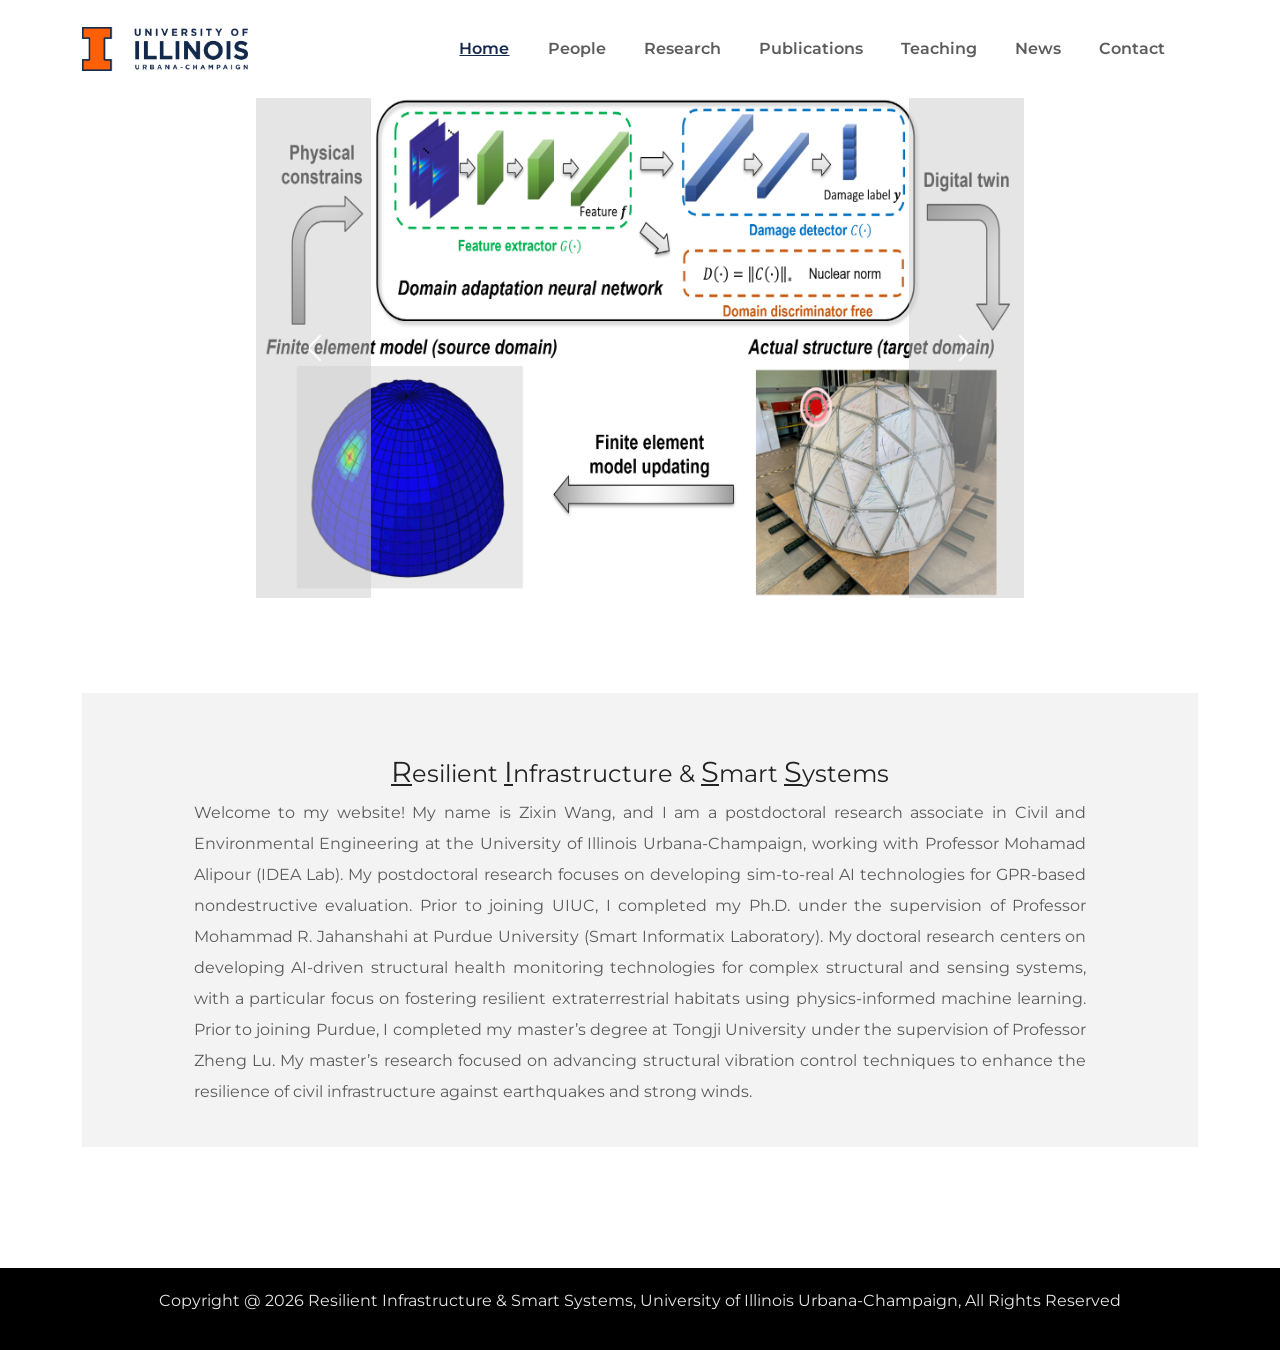
<file: index.html>
<!DOCTYPE html>
<html lang="en">

<head>
	<meta charset="UTF-8">
	<meta name="viewport" content="width=device-width, initial-scale=1.0">
	<title>Zixin Wang | Resilient Infrastructure & Smart Systems</title>
	<!-- Favicon -->

	<!-- bootstrap CSS -->
	<link rel="stylesheet" href="static/css/bootstrap.min.css" type="text/css" media="all">
	<!-- carousel CSS -->
	<link rel="stylesheet" href="static/css/owl.carousel.min.css" type="text/css" media="all">
	<!-- animate CSS -->
	<!-- <link rel="stylesheet" href="assets/css/animate.css" type="text/css" media="all"> -->
	<!-- animated-text CSS -->
	<!-- font-awesome CSS -->
	<link rel="stylesheet" href="static/css/all.min.css" type="text/css" media="all">
	<!-- font-flaticon CSS -->
	<link rel="stylesheet" href="static/css/flaticon.css" type="text/css" media="all">
	<!-- theme-default CSS -->
	<link rel="stylesheet" href="static/css/theme-default.css" type="text/css" media="all">
	<!-- meanmenu CSS -->
	<link rel="stylesheet" href="static/css/meanmenu.min.css" type="text/css" media="all">
	<!-- transitions CSS -->
	<link rel="stylesheet" href="static/css/owl.transitions.css" type="text/css" media="all">
	<!-- venobox CSS -->
	<link rel="stylesheet" href="static/css/venobox.css" type="text/css" media="all">
	<!-- bootstrap icons -->
	<link rel="stylesheet" href="static/css/bootstrap-icons.css" type="text/css" media="all">
	<!-- Main Style CSS -->
	<link rel="stylesheet" href="static/css/style.css" type="text/css" media="all">
	<!-- responsive CSS -->
	<link rel="stylesheet" href="static/css/responsive.css" type="text/css" media="all">

	<link rel="stylesheet" href="static/css/scrollCue.css">

	<link rel="stylesheet" href="static/css/progresscircle.css">


	<script src="static/js/modernizr-3.5.0.min.js"></script>
	<link href="static/css/clash-display.css" rel="stylesheet">
	
	<style>
		
		/* 当页面宽度大于1900px*/
		@media screen and (min-width:1900px) {
			#carouselExampleAutoplay{
				width: 50%;
				height: 500px;
				margin: 0 auto;
			}
			 
		}
		
		/* 当页面宽度大于1200px小于1900px*/
		@media screen and (min-width:1200px) and (max-width:1900px) {
			#carouselExampleAutoplay{
				width: 60%;
				height: 500px;
				margin: 0 auto;
			}
			 
		}


		/* 当页面宽度大于960px小于1200px */
		@media screen and (min-width:960px) and (max-width:1200px) {

			#carouselExampleAutoplay{
				width: 50%;
				height: 500px;
				margin: 0 auto;
			}
		 
		}

		/* 当页面宽度大于600px小于960px */
		@media screen and (min-width:600px) and (max-width:960px) {

			#carouselExampleAutoplay{
				width: 80%;
				height: 500px;
				margin: 0 auto;
			}
			 
		}


		/* 当页面宽度大于300px小于600px */
		@media screen and (min-width:300px) and (max-width:600px) {

			#carouselExampleAutoplay{
				width: 100%;
				height: 300px;
				margin: 0 auto;
			}
			 
		}


		/* 当页面宽度小于300px*/
		@media screen and (max-width:300px) {

			#carouselExampleAutoplay{
				width: 80%;
				height: 200px;
				margin: 0 auto;
			}
			 
		}
	</style>


</head>

<body>


<!--
	<div class="loader_bg">
		<div class="main-page">
			<div class="loader">
				<div class="spin-blend"></div>
				<div class="spin-blend"></div>
				<div class="spin-blend"></div>
				<div class="spin-blend"></div>
				<div class="spin-blend"></div>
			</div>
			<div class="loading-text">
				<div class="letter">L</div>
				<div class="letter">o</div>
				<div class="letter">a</div>
				<div class="letter">d</div>
				<div class="letter">i</div>
				<div class="letter">n</div>
				<div class="letter">g</div>
				<div class="letter">.</div>
				<div class="letter">.</div>
				<div class="letter">.</div>
			</div>
		</div>
	</div>
-->



	<!-- <div class="xs-sidebar-group info-group">
		
		<div class="xs-overlay xs-bg-black"></div>
		<div class="xs-sidebar-widget">
			<div class="sidebar-widget-container">
				<div class="widget-heading">
					<a href="#" class="close-side-widget">
						<i class="far fa-times-circle"></i>
					</a>
				</div>
				<div class="sidebar-textwidget">
				 
					<div class="sidebar-info-contents">
						<div class="content-inner">
							<div class="nav-logo">
								<a href=""><img src="static/picture/Design-Studio.png" alt="logo"></a>
							</div>
							<div class="content-box">
								<h2>About Us</h2>
								<p class="text">The argument in favor of using filler text goes something like this: If
									you use real content in the Consulting Process, anytime you reach a review point
									you’ll end up reviewing and negotiating the content itself and not the design.</p>
								<a href="index" class="theme-btn btn-style-two"><span>Consultation</span> <i
										class="fas fa-heart"></i></a>
							</div>
							<div class="contact-info">
								<h2>Contact Info</h2>
								<ul class="list-style-one">
									<li><span class="icon flaticon-email"></span>Chicago 12, Melborne City, USA</li>
									<li><span> <i class="bi bi-telephone-inbound"></i> </span>(+001) 123-456-7890</li>
									<li><span><i class="bi bi-geo-alt"></i></span>Example @gmail.com</li>
									<li><span><i class="bi bi-clock"></i></span>Week Days: 09.00 to 18.00 Sunday: Closed
									</li>
								</ul>
							</div>
							 
							<ul class="social-box">
								<li class="facebook"><a href="#" class="fab fa-facebook-f"></a></li>
								<li class="twitter"><a href="#" class="fab fa-instagram"></a></li>
								<li class="linkedin"><a href="#" class="fab fa-twitter"></a></li>
								<li class="instagram"><a href="#" class="fab fa-pinterest-p"></a></li>
								<li class="youtube"><a href="#" class="fab fa-linkedin-in"></a></li>
							</ul>
						</div>
					</div>
				</div>
			</div>
		</div>
	</div> -->


	<div id="sticky-header" class="Design-Studio_nav_manu">
		<div class="container">
			<div class="row align-items-center">
				<div class="col-lg-2">
					<div class="logo">
						<a class="logo_img" href="https://illinois.edu/" title="Design-Studio">
							<img src="static/image/Illinois_formal_wordmark_fullcolor_rgb.png" style="width: 100%;height: 60%; margin: 0 auto;" alt="logo">
						</a>
						<a class="main_sticky" href="https://illinois.edu/" title="Design-Studio">
							<img src="static/image/Illinois_formal_wordmark_fullcolor_rgb.png" style="width: 100%;height: 60%; margin: 0 auto;" alt="logo">
						</a>
					</div>
				</div>
				<div class="col-lg-10">
					<nav class="Design-Studio_menu">
						<ul class="nav_scroll">
							<li><a href="index.html"><font color="#13294b"><u>Home </u></font></a></li>
							<li><a href="people.html">People </a></li>
							<li><a href="research.html">Research </a></li>
							<li><a href="publications.html">Publications </a></li>
							<li><a href="teaching.html">Teaching </a></li>
							<li><a href="news.html">News </a></li>
							<li><a href="contact.html">Contact</a></li>
						</ul>
					</nav>
				</div>
			</div>
		</div>
	</div>


	<div class="mobile-menu-area sticky d-sm-block d-md-block d-lg-none">
        <div class="mobile-menu">
            <a class="mobile-logo" href="https://illinois.edu/">
                <img src="static/image/Illinois_formal_wordmark_fullcolor_rgb.png"
                    alt="University of Illinois Urbana-Champaign">
            </a>

            <nav class="Design-Studio_menu">
                <ul class="nav_scroll">
                    <li><a href="index.html">Home</a></li>
                    <li><a href="people.html">People</a></li>
                    <li><a href="research.html">Research</a></li>
                    <li><a href="publications.html">Publications</a></li>
                    <li><a href="teaching.html">Teaching</a></li>
                    <li><a href="news.html">News</a></li>
                    <li><a href="contact.html">Contact</a></li>
                </ul>
            </nav>
        </div>
    </div>
	
	<!-- 轮播图 -->
	<div id="carouselExampleAutoplay" class="carousel slide" data-bs-ride="carousel" data-bs-interval="2000">
		<!-- 轮播图项目 -->
		<div class="carousel-inner" style="width: 100%;height: 100%;">
			<div class="carousel-item active" style="width: 100%;height: 100%;">
				<img src="./static/image/physcis_informed_1.png" class="d-block w-100" alt="Slide 1" style="width: 100%;height: 100%;">
			</div>
			<div class="carousel-item" style="width: 100%;height: 100%;">
				<img src="./static/image/TST_Framework_Overview_2.jpg" class="row" alt="Slide 2" style="width: 90%;height: 80%;margin: 0 auto; margin-top: 60px;">
			</div>
			<div class="carousel-item" style="width: 100%;height: 100%;">
				<img src="./static/image/structural_anomaly.png" class="row" alt="Slide 3" style="width: 60%;height: 100%;margin: 0 auto;">
			</div>
			<div class="carousel-item" style="width: 100%;height: 100%;">
				<img src="./static/image/sensor_anomaly.png" class="row" alt="Slide 4" style="width: 90%;height: 100%;margin: 0 auto;">
			</div>
		</div>

		<!-- 轮播图控制按钮 -->
		<button class="carousel-control-prev" type="button" data-bs-target="#carouselExampleAutoplay"
			style="background: #ccc;" data-bs-slide="prev">
			<span class="carousel-control-prev-icon" aria-hidden="true"></span>
			<span class="visually-hidden">Previous</span>
		</button>
		<button class="carousel-control-next" type="button" data-bs-target="#carouselExampleAutoplay"
			data-bs-slide="next" style="background: #ccc;">
			<span class="carousel-control-next-icon" aria-hidden="true"></span>
			<span class="visually-hidden">Next</span>
		</button>
	</div>

<!--
	<div class="hero-slide owl-carousel"  style="width: 100%; height:50%;" >
		<div class="slider-area">
			<div class="container">
				<div class="row">
					<img src="./static/image/physcis_informed_1.png" style="width: 60%;height: 60%; margin: 0 auto;" alt="">
				</div>
			</div>
		</div>
		<div class="slider-area">
			<div class="container">
				<div class="row">
					<img src="./static/image/structural_anomaly.png" style="width: 40%;height: 40%; margin: 0 auto;" alt="">
				</div>
			</div>
		</div>
		<div class="slider-area">
			<div class="container">
				<div class="row">
					<img src="./static/image/sensor_anomaly.png" style="width: 55%;height: 55%; margin: 0 auto;" alt="">
				</div>
			</div>
		</div>
	</div>
-->

	<div class="service-section">
		<div class="container">
			<div class="row">
				<!--<div class="col-lg-24 col-md-24" data-cue="slideInUp">-->
				<div class="col-lg-24 col-md-24">
					<div class="service-single-box">
						<!-- <div class="service-icon">
							<i class="far fa-clone"></i>
						</div> -->
						<div class="service-content">
							<h2> <big><u>R</u></big>esilient <big><u>I</u></big>nfrastructure & <big><u>S</u></big>mart <big><u>S</u></big>ystems </h2>
							<p align="justify"> Welcome to my website! My name is Zixin Wang, and I am a postdoctoral research associate in Civil and Environmental Engineering at the University of Illinois Urbana-Champaign, working with Professor Mohamad Alipour <a href="https://sites.google.com/illinois.edu/alipour"style="text-decoration: none; color: inherit;"> (IDEA Lab)</a>. My postdoctoral research focuses on developing sim-to-real AI technologies for GPR-based nondestructive evaluation. Prior to joining UIUC, I completed my Ph.D. under the supervision of Professor Mohammad R. Jahanshahi at Purdue University <a href="https://web.ics.purdue.edu/~jahansha/index.html"style="text-decoration: none; color: inherit;"> (Smart Informatix Laboratory)</a>. My doctoral research centers on developing AI-driven structural health monitoring technologies for complex structural and sensing systems, with a particular focus on fostering resilient extraterrestrial habitats using physics-informed machine learning. Prior to joining Purdue, I completed my master’s degree at Tongji University under the supervision of Professor Zheng Lu. My master’s research focused on advancing structural vibration control techniques to enhance the resilience of civil infrastructure against earthquakes and strong winds.</p>
						</div>
					</div>
				</div>
				<!-- <div class="col-lg-4 col-md-6" data-cue="slideInUp">
					<div class="service-single-box">
						<div class="service-icon">
							<i class="fab fa-dribbble"></i>
						</div>
						<div class="service-content">
							<h2>Marketing</h2>
							<p>Local design techniques require a lot of
								attention to detail and persona lization
								this article, we want </p>
						</div>
					</div>
				</div>
				<div class="col-lg-4 col-md-6" data-cue="slideInUp">
					<div class="service-single-box">
						<div class="service-icon">
							<i class="far fa-building"></i>
						</div>
						<div class="service-content">
							<h2>Web Design</h2>
							<p>Local design techniques require a lot of
								attention to detail and persona lization
								this article, we want </p>
						</div>
					</div>
				</div> -->
			</div>
		</div>
	</div>
 

	<div class="copyright-section" style="background: #000;">
		<div class="container">
			<div class="row">
				<div class="col-lg-12">
					<div class="footer-bottom-content">
						<p>Copyright @ 2026 Resilient Infrastructure & Smart Systems, University of Illinois Urbana-Champaign, All Rights Reserved</p>
					</div>
					<!-- <div class="footer-social-icon">
						<ul>
							<li><a href="#"><i class="fab fa-facebook-f"></i></a></li>
							<li><a href="#"><i class="fab fa-skype"></i></a></li>
							<li><a href="#"><i class="fab fa-twitter"></i></a></li>
							<li><a href="#"><i class="fab fa-vimeo-v"></i></a></li>
							<li><a href="#"><i class="fab fa-pinterest-p"></i></a></li>
						</ul>
					</div> -->
				</div>
			</div>
		</div>
	</div>



	<script src="static/js/jquery-3.6.2.min.js"></script>

	<script src="static/js/popper.min.js"></script>

	<script src="static/js/bootstrap.min.js"></script>

	<script src="static/js/owl.carousel.min.js"></script>

	<script src="static/js/jquery.counterup.min.js"></script>

	<script src="static/js/waypoints.min.js"></script>


	<script src="static/js/imagesloaded.pkgd.min.js"></script>

	<script src="static/js/venobox.js"></script>


	<script src="static/js/jquery.celendar.js"></script>

	<script src="static/js/venobox.min.js"></script>

	<script src="static/js/isotope.pkgd.min.js"></script>

	<script src="static/js/jquery.meanmenu.js"></script>

	<script src="static/js/jquery.scrollUp.js"></script>

	<script src="static/js/jquery.barfiller.js"></script>

	<script src="static/js/theme.js"></script>

	<script src="static/js/scrollCue.min.js"></script>

	<script src="static/js/progresscircle.js"></script>
	<script>
		$('.circlechart').circlechart();
	</script>

</body>

</html>
</file>
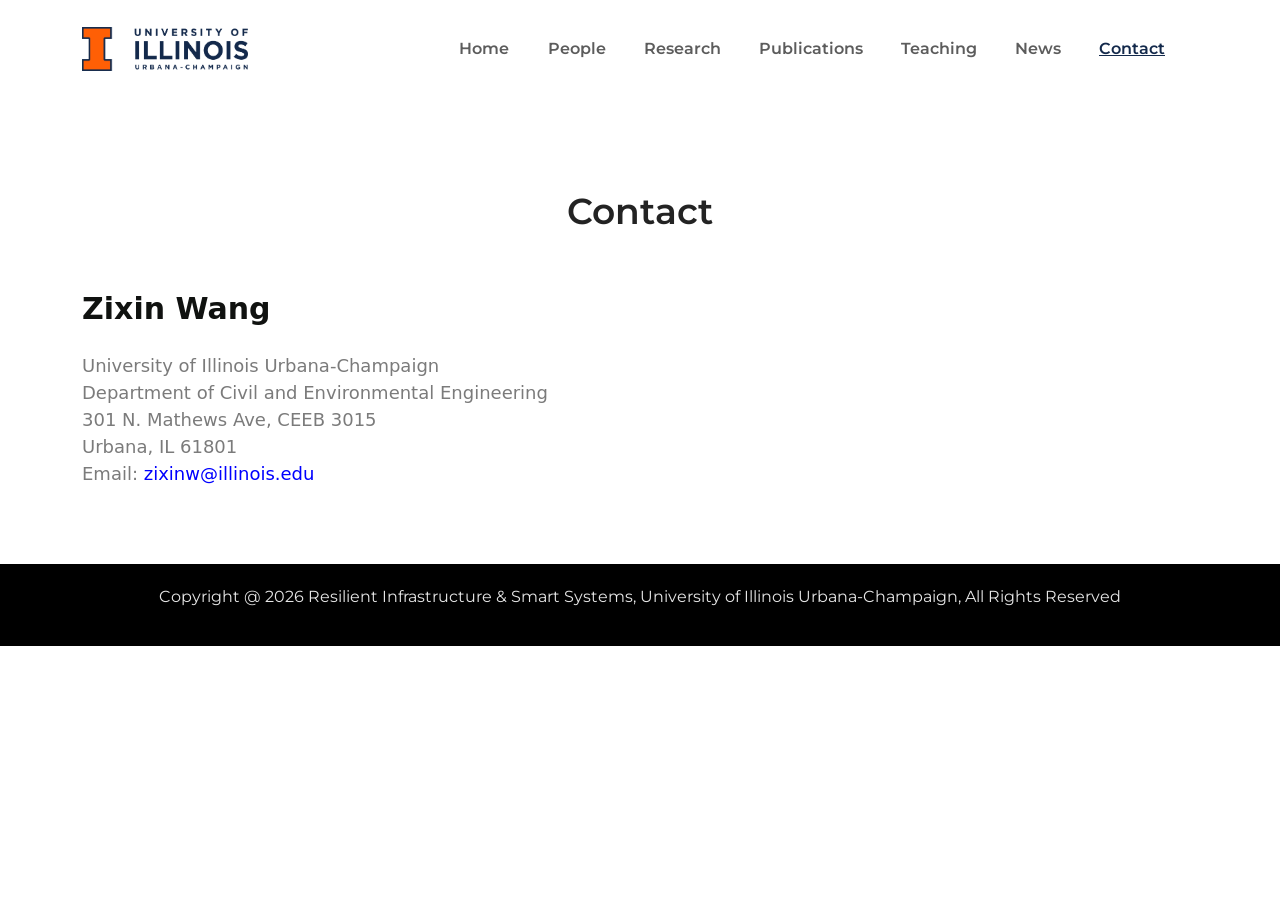
<file: contact.html>
<!DOCTYPE html>
<html lang="en">

<head>
	<meta charset="UTF-8">
	<meta name="viewport" content="width=device-width, initial-scale=1.0">
	<title>Contact</title>


	<!-- Favicon -->

	<!-- bootstrap CSS -->
	<link rel="stylesheet" href="static/css/bootstrap.min.css" type="text/css" media="all">
	<!-- carousel CSS -->
	<link rel="stylesheet" href="static/css/owl.carousel.min.css" type="text/css" media="all">
	<!-- animate CSS -->
	<link rel="stylesheet" href="static/css/animate.css" type="text/css" media="all">
	<!-- animated-text CSS -->
	<link rel="stylesheet" href="static/css/animated-text.css" type="text/css" media="all">
	<!-- font-awesome CSS -->
	<link rel="stylesheet" href="static/css/all.min.css" type="text/css" media="all">
	<!-- font-flaticon CSS -->
	<link rel="stylesheet" href="static/css/flaticon.css" type="text/css" media="all">
	<!-- theme-default CSS -->
	<link rel="stylesheet" href="static/css/theme-default.css" type="text/css" media="all">
	<!-- meanmenu CSS -->
	<link rel="stylesheet" href="static/css/meanmenu.min.css" type="text/css" media="all">
	<!-- transitions CSS -->
	<link rel="stylesheet" href="static/css/owl.transitions.css" type="text/css" media="all">
	<!-- venobox CSS -->
	<link rel="stylesheet" href="static/css/venobox.css" type="text/css" media="all">
	<!-- bootstrap icons -->
	<link rel="stylesheet" href="static/css/bootstrap-icons.css" type="text/css" media="all">
	<!-- Main Style CSS -->
	<link rel="stylesheet" href="static/css/style.css" type="text/css" media="all">
	<!-- responsive CSS -->
	<link rel="stylesheet" href="static/css/responsive.css" type="text/css" media="all">

	<link rel="stylesheet" href="static/css/scrollCue.css">


	<link rel="stylesheet" href="static/css/progresscircle.css">


	<script src="static/js/modernizr-3.5.0.min.js"></script>
	<link href="static/css/clash-display.css" rel="stylesheet">
	
	<style>
    a:link {
      color: blue;
      background-color: transparent;
      text-decoration: none;
    }

    a:visited {
      color: gray;
      background-color: transparent;
      text-decoration: none;
}

    a:hover {
      color: red;
      background-color: transparent;
      text-decoration: underline;
    }

    a:active {
      color: yellow;
      background-color: transparent;
      text-decoration: underline;
    }
    </style>


</head>

<body>


	<!--========== loder========= -->

<!--
	<div class="loader_bg">
		<div class="main-page">
			<div class="loader">
				<div class="spin-blend"></div>
				<div class="spin-blend"></div>
				<div class="spin-blend"></div>
				<div class="spin-blend"></div>
				<div class="spin-blend"></div>
			</div>
			<div class="loading-text">
				<div class="letter">L</div>
				<div class="letter">o</div>
				<div class="letter">a</div>
				<div class="letter">d</div>
				<div class="letter">i</div>
				<div class="letter">n</div>
				<div class="letter">g</div>
				<div class="letter">.</div>
				<div class="letter">.</div>
				<div class="letter">.</div>
			</div>
		</div>
	</div>
-->

	<!-- ==========loder-end ===============-->

<!--
	<div class="xs-sidebar-group info-group">
		<div class="xs-overlay xs-bg-black"></div>
		<div class="xs-sidebar-widget">
			<div class="sidebar-widget-container">
				<div class="widget-heading">
					<a href="#" class="close-side-widget">
						<i class="far fa-times-circle"></i>
					</a>
				</div>
				<div class="sidebar-textwidget">
-->
					<!-- Sidebar Info Content -->
<!--
					<div class="sidebar-info-contents">
						<div class="content-inner">
							<div class="nav-logo">
								<a href="index.html"><img src="static/picture/Design-Studio.png" alt="logo"></a>
							</div>
							<div class="content-box">
								<h2>About Us</h2>
								<p class="text">The argument in favor of using filler text goes something like this: If
									you use real content in the Consulting Process, anytime you reach a review point
									you’ll end up reviewing and negotiating the content itself and not the design.</p>
								<a href="index" class="theme-btn btn-style-two"><span>Consultation</span> <i
										class="fas fa-heart"></i></a>
							</div>
							<div class="contact-info">
								<h2>Contact Info</h2>
								<ul class="list-style-one">
									<li><span class="icon flaticon-email"></span>Chicago 12, Melborne City, USA</li>
									<li><span> <i class="bi bi-telephone-inbound"></i> </span>(+001) 123-456-7890</li>
									<li><span><i class="bi bi-geo-alt"></i></span>Example @gmail.com</li>
									<li><span><i class="bi bi-clock"></i></span>Week Days: 09.00 to 18.00 Sunday: Closed
									</li>
								</ul>
							</div>
-->
							<!-- Social Box -->
<!--
							<ul class="social-box">
								<li class="facebook"><a href="#" class="fab fa-facebook-f"></a></li>
								<li class="twitter"><a href="#" class="fab fa-instagram"></a></li>
								<li class="linkedin"><a href="#" class="fab fa-twitter"></a></li>
								<li class="instagram"><a href="#" class="fab fa-pinterest-p"></a></li>
								<li class="youtube"><a href="#" class="fab fa-linkedin-in"></a></li>
							</ul>
						</div>
					</div>
				</div>
			</div>
		</div>
	</div>
-->



	<div id="sticky-header" class="Design-Studio_nav_manu">
		<div class="container">
			<div class="row align-items-center">
				<div class="col-lg-2">
					<div class="logo">
                        <a class="logo_img" href="https://illinois.edu/" title="Design-Studio">
							<img src="static/image/Illinois_formal_wordmark_fullcolor_rgb.png" style="width: 100%;height: 60%; margin: 0 auto;" alt="logo">
						</a>
						<a class="main_sticky" href="https://illinois.edu/" title="Design-Studio">
							<img src="static/image/Illinois_formal_wordmark_fullcolor_rgb.png" style="width: 100%;height: 60%; margin: 0 auto;" alt="logo">
						</a>
					</div>
				</div>
				<div class="col-lg-10">
					<nav class="Design-Studio_menu">
						<ul class="nav_scroll">
							<li><a href="index.html">Home </a></li>
							<li><a href="people.html">People </a></li>
							<li><a href="research.html">Research </a></li>
							<li><a href="publications.html">Publications </a></li>
							<li><a href="teaching.html">Teaching </a></li>
							<li><a href="news.html">News </a></li>
							<li><a href="contact.html"><font color="#13294b"><u>Contact </u></font></a></li>
						</ul>
					</nav>
				</div>
			</div>
		</div>
	</div>
	
	
    <div class="mobile-menu-area sticky d-sm-block d-md-block d-lg-none">
        <div class="mobile-menu">
            <a class="mobile-logo" href="https://illinois.edu/">
                <img src="static/image/Illinois_formal_wordmark_fullcolor_rgb.png"
                    alt="University of Illinois Urbana-Champaign">
            </a>

            <nav class="Design-Studio_menu">
                <ul class="nav_scroll">
                    <li><a href="index.html">Home</a></li>
                    <li><a href="people.html">People</a></li>
                    <li><a href="research.html">Research</a></li>
                    <li><a href="publications.html">Publications</a></li>
                    <li><a href="teaching.html">Teaching</a></li>
                    <li><a href="news.html">News</a></li>
                    <li><a href="contact.html">Contact</a></li>
                </ul>
            </nav>
        </div>
    </div>



	<!-- dreamhub Mobile Menu  -->

<!--
	<div class="mobile-menu-area sticky d-sm-block d-md-block d-lg-none ">
		<div class="mobile-menu">
			<nav class="Design-Studio_menu">
				<ul class="nav_scroll">
					<li><a href="index.html">Home </a></li>
					<li><a href="#">About <span><i class="fas fa-chevron-down"></i></span></a>
						<ul class="sub-menu">
							<li><a href="about.html">About Us</a></li>
							<li><a href="service.html">Our Service</a></li>
							<li><a href="team.html">Our Team</a></li>
							<li><a href="">Contact</a></li>
						</ul>
					</li>
					<li><a href="#">Portfolio <span><i class="fas fa-chevron-down"></i></span></a>
						<ul class="sub-menu">
							<li><a href="portfolio.html">Our Portfolio</a></li>
							<li><a href="portfolio-details.html">Portfolio-Details</a></li>
						</ul>
					</li>
					<li><a href="#">Blog <span><i class="fas fa-chevron-down"></i></span></a>
						<ul class="sub-menu">
							<li><a href="blog.html">Blog</a></li>
							<li><a href="blog-list.html">Blog List</a></li>
							<li><a href="blog-details.html">Blog-details</a></li>
						</ul>
					</li>
					<li><a href="#">Features <span><i class="fas fa-chevron-down"></i></span></a>
						<ul class="sub-menu">
							<li><a href="portfolio.html">Our Portfolio</a></li>
							<li><a href="portfolio-details.html">Portfolio Details</a></li>
						</ul>
					</li>
					<li><a href="">Contact</a></li>
				</ul>
			</nav>
		</div>
	</div>
-->

	<!--==================================================-->
	<!-- End  Main Menu  -->
	<!--==================================================-->


	<!--==================================================-->
	<!-- Start Breadcumb Area -->
	<!--==================================================-->
<!--
	<div class="breadcumb-area">
		<div class="container">
			<div class="row">
				<div class="col-lg-12">
					<div class="breadcumb-content">
						<div class="breadcumb-title">
							<h1>Contact</h1>
						</div>
						<div class="breadcumb-content-menu">
							<ul>
								<li><a href="index.html">Home</a></li>
								<li><span>/ Contact </span></li>
							</ul>
						</div>
					</div>
				</div>
			</div>
		</div>
	</div>
-->
	 

	<div class="subscribe-section">
		<div class="container">
			<div class="row bg-up1">
				<div class="col-lg-12">
					<div class="service-title">
						<h2>Contact</h2>
						<h2> </h2>
					</div>
				</div>
				<div class="col-lg-10">
					<!--<div class="single-subscribe-box" data-cue="zoomIn">-->
					<div class="single-subscribe-box">
						<div class="subscribe-title" style="text-align: left;">
							<h3>Zixin Wang</h3>					
					        <br /> 
						</div>
						 <div id="status">
							 <font size="4">University of Illinois Urbana-Champaign<br />
							 Department of Civil and Environmental Engineering<br />
							 301 N. Mathews Ave, CEEB 3015<br />
							 Urbana, IL 61801<br />
							 Email: <a href= "mailto:zixinw@illinois.edu">zixinw@illinois.edu</a><br />
							 <!--Phone: (765) 701-7646--></font>
						</div>
					</div>
				</div>
			</div>
		</div>
	</div>

	 

 

	<div class="copyright-section" style="background: #000;">					  
		<div class="container">
			<div class="row">
				<div class="col-lg-12">
					<div class="footer-bottom-content">
						<p>Copyright @ 2026 Resilient Infrastructure & Smart Systems, University of Illinois Urbana-Champaign, All Rights Reserved</p>
					</div>
				</div>
			</div>
		</div>
	</div>

 


	<script src="static/js/jquery-3.6.2.min.js"></script>

	<script src="static/js/popper.min.js"></script>

	<script src="static/js/bootstrap.min.js"></script>

	<script src="static/js/owl.carousel.min.js"></script>

	<script src="static/js/jquery.counterup.min.js"></script>

	<script src="static/js/waypoints.min.js"></script>

	<script src="static/js/jquery.celendar.js"></script>

	<script src="static/js/imagesloaded.pkgd.min.js"></script>

	<script src="static/js/venobox.js"></script>

	<script src="static/js/animated-text.js"></script>

	<script src="static/js/venobox.min.js"></script>

	<script src="static/js/isotope.pkgd.min.js"></script>

	<script src="static/js/jquery.meanmenu.js"></script>

	<script src="static/js/jquery.scrollUp.js"></script>

	<script src="static/js/jquery.barfiller.js"></script>

	<script src="static/js/theme.js"></script>

	<script src="static/js/scrollCue.min.js"></script>

	<script src="static/js/progresscircle.js"></script>
	<script>
		$('.circlechart').circlechart();
	</script>

</body>

</html>
</file>
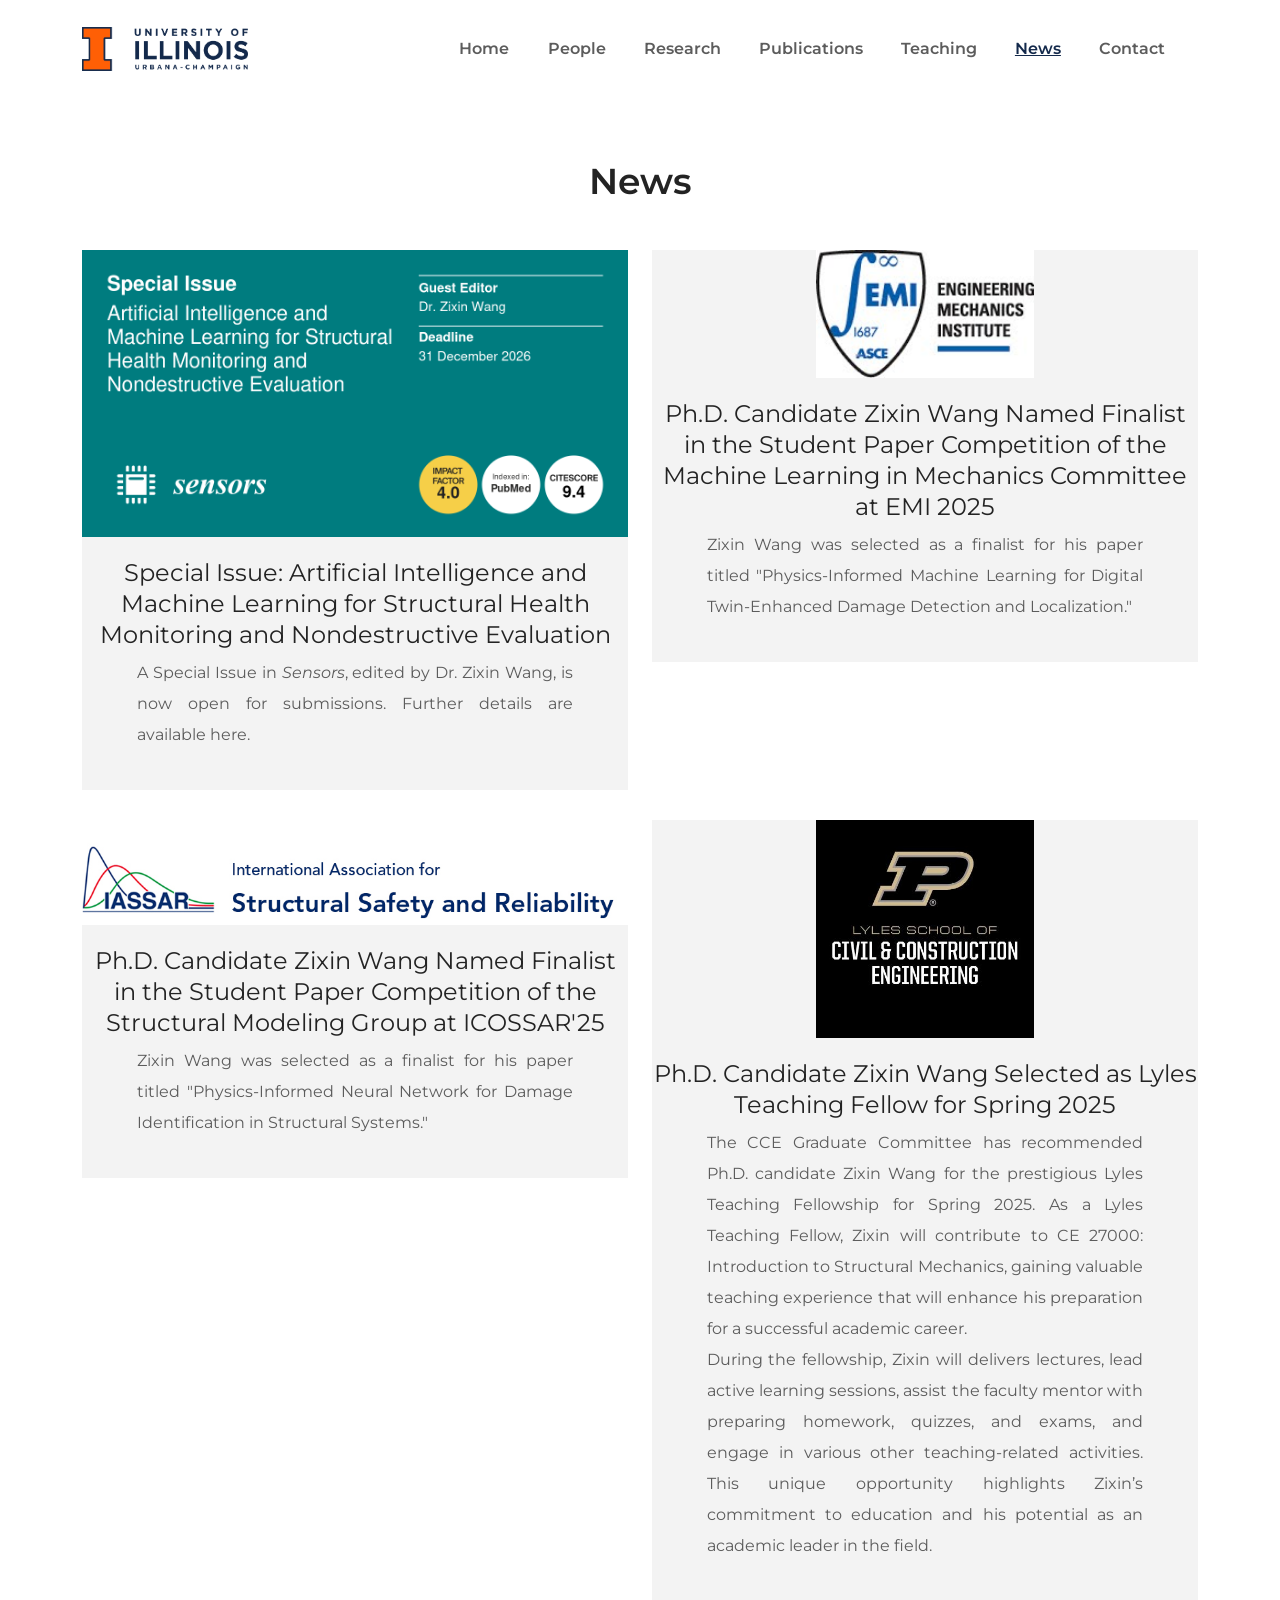
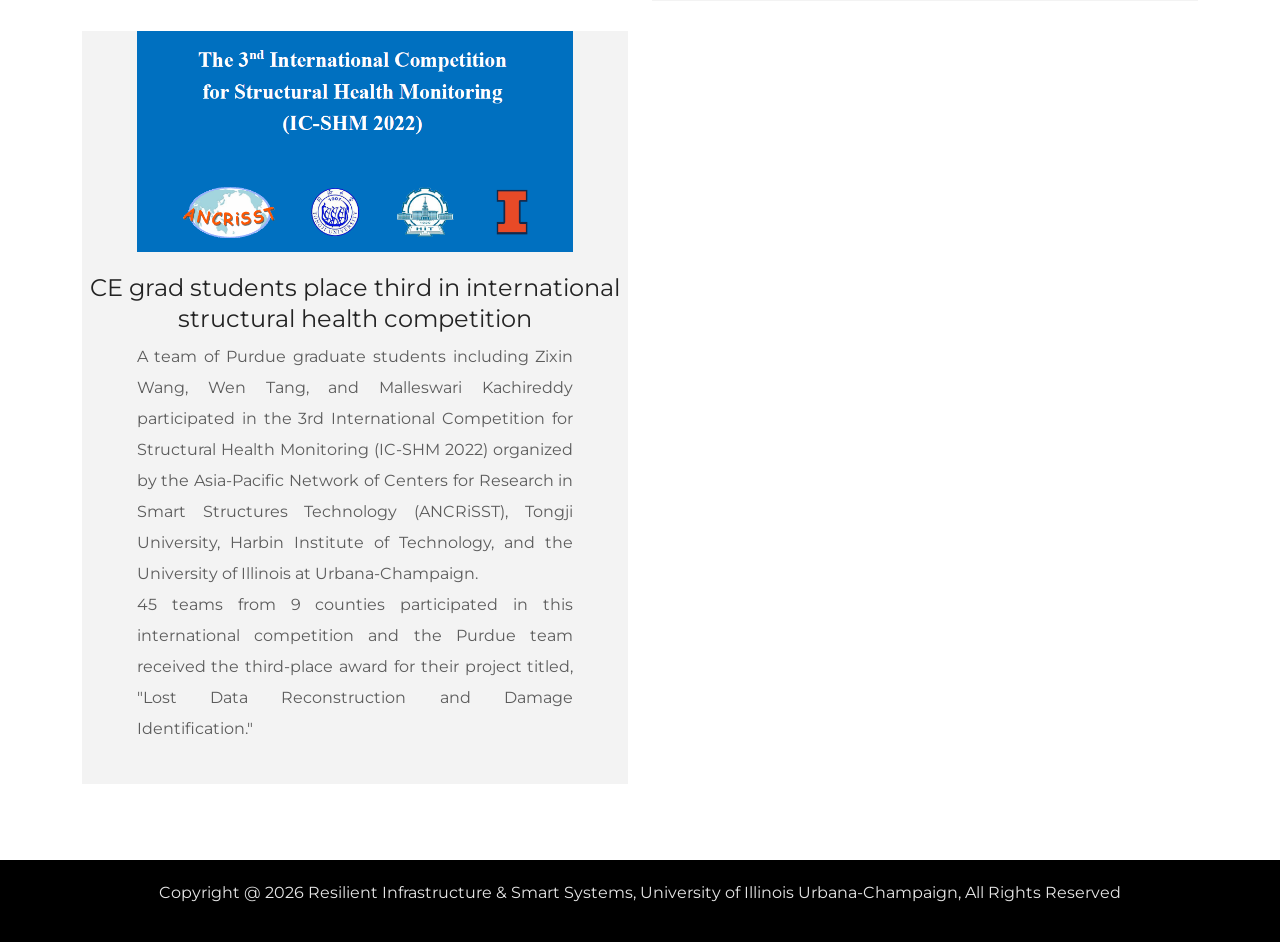
<file: news.html>
<!DOCTYPE html>
<html lang="en">

<head>
	<meta charset="UTF-8">
	<meta name="viewport" content="width=device-width, initial-scale=1.0">
	<title>News</title>


	<!-- Favicon -->

	<!-- bootstrap CSS -->
	<link rel="stylesheet" href="static/css/bootstrap.min.css" type="text/css" media="all">
	<!-- carousel CSS -->
	<link rel="stylesheet" href="static/css/owl.carousel.min.css" type="text/css" media="all">
	<!-- animate CSS -->
	<link rel="stylesheet" href="static/css/animate.css" type="text/css" media="all">
	<!-- animated-text CSS -->
	<link rel="stylesheet" href="static/css/animated-text.css" type="text/css" media="all">
	<!-- font-awesome CSS -->
	<link rel="stylesheet" href="static/css/all.min.css" type="text/css" media="all">
	<!-- font-flaticon CSS -->
	<link rel="stylesheet" href="static/css/flaticon.css" type="text/css" media="all">
	<!-- theme-default CSS -->
	<link rel="stylesheet" href="static/css/theme-default.css" type="text/css" media="all">
	<!-- meanmenu CSS -->
	<link rel="stylesheet" href="static/css/meanmenu.min.css" type="text/css" media="all">
	<!-- transitions CSS -->
	<link rel="stylesheet" href="static/css/owl.transitions.css" type="text/css" media="all">
	<!-- venobox CSS -->
	<link rel="stylesheet" href="static/css/venobox.css" type="text/css" media="all">
	<!-- bootstrap icons -->
	<link rel="stylesheet" href="static/css/bootstrap-icons.css" type="text/css" media="all">
	<!-- Main Style CSS -->
	<link rel="stylesheet" href="static/css/style.css" type="text/css" media="all">
	<!-- responsive CSS -->
	<link rel="stylesheet" href="static/css/responsive.css" type="text/css" media="all">

	<link rel="stylesheet" href="static/css/scrollCue.css">


	<link rel="stylesheet" href="static/css/progresscircle.css">


	<script src="static/js/modernizr-3.5.0.min.js"></script>
	<link href="static/css/clash-display.css" rel="stylesheet">


</head>

<body>


	<!--========== loder========= -->

<!--
	<div class="loader_bg">
		<div class="main-page">
			<div class="loader">
				<div class="spin-blend"></div>
				<div class="spin-blend"></div>
				<div class="spin-blend"></div>
				<div class="spin-blend"></div>
				<div class="spin-blend"></div>
			</div>
			<div class="loading-text">
				<div class="letter">L</div>
				<div class="letter">o</div>
				<div class="letter">a</div>
				<div class="letter">d</div>
				<div class="letter">i</div>
				<div class="letter">n</div>
				<div class="letter">g</div>
				<div class="letter">.</div>
				<div class="letter">.</div>
				<div class="letter">.</div>
			</div>
		</div>
	</div>
-->

	<!-- ==========loder-end ===============-->

<!--
	<div class="xs-sidebar-group info-group">
		<div class="xs-overlay xs-bg-black"></div>
		<div class="xs-sidebar-widget">
			<div class="sidebar-widget-container">
				<div class="widget-heading">
					<a href="#" class="close-side-widget">
						<i class="far fa-times-circle"></i>
					</a>
				</div>
				<div class="sidebar-textwidget">
-->
					<!-- Sidebar Info Content -->
<!--
					<div class="sidebar-info-contents">
						<div class="content-inner">
							<div class="nav-logo">
								<a href="index.html"><img src="static/picture/Design-Studio.png" alt="logo"></a>
							</div>
							<div class="content-box">
								<h2>About Us</h2>
								<p class="text">The argument in favor of using filler text goes something like this: If
									you use real content in the Consulting Process, anytime you reach a review point
									you’ll end up reviewing and negotiating the content itself and not the design.</p>
								<a href="index" class="theme-btn btn-style-two"><span>Consultation</span> <i
										class="fas fa-heart"></i></a>
							</div>
							<div class="contact-info">
								<h2>Contact Info</h2>
								<ul class="list-style-one">
									<li><span class="icon flaticon-email"></span>Chicago 12, Melborne City, USA</li>
									<li><span> <i class="bi bi-telephone-inbound"></i> </span>(+001) 123-456-7890</li>
									<li><span><i class="bi bi-geo-alt"></i></span>Example @gmail.com</li>
									<li><span><i class="bi bi-clock"></i></span>Week Days: 09.00 to 18.00 Sunday: Closed
									</li>
								</ul>
							</div>
-->
							<!-- Social Box -->
<!--
							<ul class="social-box">
								<li class="facebook"><a href="#" class="fab fa-facebook-f"></a></li>
								<li class="twitter"><a href="#" class="fab fa-instagram"></a></li>
								<li class="linkedin"><a href="#" class="fab fa-twitter"></a></li>
								<li class="instagram"><a href="#" class="fab fa-pinterest-p"></a></li>
								<li class="youtube"><a href="#" class="fab fa-linkedin-in"></a></li>
							</ul>
						</div>
					</div>
				</div>
			</div>
		</div>
	</div>
-->



	
	<div id="sticky-header" class="Design-Studio_nav_manu">
		<div class="container">
			<div class="row align-items-center">
				<div class="col-lg-2">
					<div class="logo">
                        <a class="logo_img" href="https://illinois.edu/" title="Design-Studio">
							<img src="static/image/Illinois_formal_wordmark_fullcolor_rgb.png" style="width: 100%;height: 60%; margin: 0 auto;" alt="logo">
						</a>
						<a class="main_sticky" href="https://illinois.edu/" title="Design-Studio">
							<img src="static/image/Illinois_formal_wordmark_fullcolor_rgb.png" style="width: 100%;height: 60%; margin: 0 auto;" alt="logo">
						</a>
					</div>
				</div>
				<div class="col-lg-10">
					<nav class="Design-Studio_menu">
						<ul class="nav_scroll">
							<li><a href="index.html">Home </a></li>
							<li><a href="people.html">People </a></li>
							<li><a href="research.html">Research </a></li>
							<li><a href="publications.html">Publications </a></li>
							<li><a href="teaching.html">Teaching </a></li>
							<li><a href="news.html"><font color="#13294b"><u>News </u></font></a></li>
							<li><a href="contact.html">Contact</a></li>
						</ul>
					</nav>
				</div>
			</div>
		</div>
	</div>
	
	
    <div class="mobile-menu-area sticky d-sm-block d-md-block d-lg-none">
        <div class="mobile-menu">
            <a class="mobile-logo" href="https://illinois.edu/">
                <img src="static/image/Illinois_formal_wordmark_fullcolor_rgb.png"
                    alt="University of Illinois Urbana-Champaign">
            </a>

            <nav class="Design-Studio_menu">
                <ul class="nav_scroll">
                    <li><a href="index.html">Home</a></li>
                    <li><a href="people.html">People</a></li>
                    <li><a href="research.html">Research</a></li>
                    <li><a href="publications.html">Publications</a></li>
                    <li><a href="teaching.html">Teaching</a></li>
                    <li><a href="news.html">News</a></li>
                    <li><a href="contact.html">Contact</a></li>
                </ul>
            </nav>
        </div>
    </div>

	 
<!--
	<div class="breadcumb-area">
		<div class="container">
			<div class="row">
				<div class="col-lg-12">
					<div class="breadcumb-content">
						<div class="breadcumb-title">
							<h1>News</h1>
						</div>
						<div class="breadcumb-content-menu">
							<ul>
								<li><a href="index.html">Home</a></li>
								<li><span>/ News</span></li>
							</ul>
						</div>
					</div>
				</div>
			</div>
		</div>
	</div>
-->
 

	<div class="portfolio-details pt-90 pb-70">
		<div class="container">
			<div class="row">
				<div class="col-lg-12">
					<div class="service-title">
						<h2>News</h2>
						<h2> </h2>
					</div>
				</div>
				
				<div class="col-lg-6 col-md-6">
					<!--<div class="service-single-box pt-0" data-cue="zoomIn">-->
					<div class="service-single-box pt-0">
						<div class="service-thumb">
							<img src="static/image/Sensors_SI_Banner.png" style="width: 100%;height: 100%; margin: 0 auto;" alt="">
						</div>
						<div class="service-content">
							<h2>Special Issue: Artificial Intelligence and Machine Learning for Structural Health Monitoring and Nondestructive Evaluation</h2>
                            <p align="justify">A Special Issue in <i style="font-style: italic;">Sensors</i>, edited by Dr. Zixin Wang, is now open for submissions. Further details are available <a href="https://www.mdpi.com/journal/sensors/special_issues/EGARA9BG7K"style="text-decoration: none; color: inherit;">here</a>.
						</div>
					</div>
				</div>
				
				<div class="col-lg-6 col-md-6">
					<!--<div class="service-single-box pt-0" data-cue="zoomIn">-->
					<div class="service-single-box pt-0">
						<div class="service-thumb">
							<img src="static/image/emi.jpg" style="width: 40%;height: 40%; margin: 0 auto;" alt="">
						</div>
						<div class="service-content">
							<h2>Ph.D. Candidate Zixin Wang Named Finalist in the Student Paper Competition of the Machine Learning in Mechanics Committee at EMI 2025</h2>
                            <p align="justify">Zixin Wang was selected as a finalist for his paper titled "Physics-Informed Machine Learning for Digital Twin-Enhanced Damage Detection and Localization."</p>
						</div>
					</div>
				</div>
				
				<div class="col-lg-6 col-md-6">
					<!--<div class="service-single-box pt-0" data-cue="zoomIn">-->
					<div class="service-single-box pt-0">
						<div class="service-thumb">
							<img src="static/image/icossar.jpg" style="width: 100%;height: 200%; margin: 0 auto;" alt="">
						</div>
						<div class="service-content">
							<h2>Ph.D. Candidate Zixin Wang Named Finalist in the Student Paper Competition of the Structural Modeling Group at ICOSSAR'25</h2>
                            <p align="justify">Zixin Wang was selected as a finalist for his paper titled "Physics-Informed Neural Network for Damage Identification in Structural Systems."</p>
						</div>
					</div>
				</div>
				
				<div class="col-lg-6 col-md-6">
					<!--<div class="service-single-box pt-0" data-cue="zoomIn">-->
					<div class="service-single-box pt-0">
						<div class="service-thumb">
							<img src="static/image/purdue_civil_logo.jpg" style="width: 40%;height: 40%; margin: 0 auto;" alt="">
						</div>
						<div class="service-content">
							<h2>Ph.D. Candidate Zixin Wang Selected as Lyles Teaching Fellow for Spring 2025</h2>
							<p align="justify">The CCE Graduate Committee has recommended Ph.D. candidate Zixin Wang for the prestigious Lyles Teaching Fellowship for Spring 2025. As a Lyles Teaching Fellow, Zixin will contribute to CE 27000: Introduction to Structural Mechanics, gaining valuable teaching experience that will enhance his preparation for a successful academic career.</p>
							<p align="justify">During the fellowship, Zixin will delivers lectures, lead active learning sessions, assist the faculty mentor with preparing homework, quizzes, and exams, and engage in various other teaching-related activities. This unique opportunity highlights Zixin’s commitment to education and his potential as an academic leader in the field. </p>
						</div>
					</div>
				</div>
				
				<div class="col-lg-6 col-md-6">
					<!--<div class="service-single-box pt-0" data-cue="zoomIn">-->
					<div class="service-single-box pt-0">
						<div class="service-thumb">
							<img src="static/image/ICSHM2022.png" style="width: 80%;height: 80%; margin: 0 auto;" alt="">
						</div>
						<div class="service-content">
							<h2>CE grad students place third in international structural health competition </h2>
							<p align="justify">A team of Purdue graduate students including Zixin Wang, Wen Tang, and Malleswari Kachireddy participated in the 3rd International Competition for Structural Health Monitoring (IC-SHM 2022) organized by the Asia-Pacific Network of Centers for Research in Smart Structures Technology (ANCRiSST), Tongji University, Harbin Institute of Technology, and the University of Illinois at Urbana-Champaign. </p>
							<p align="justify"> 45 teams from 9 counties participated in this international competition and the Purdue team received the third-place award for their project titled, "Lost Data Reconstruction and Damage Identification." </p>
						</div>
					</div>
				</div>

				<!-- <div class="col-lg-4 col-md-6">
					<div class="service-single-box pt-0" data-cue="zoomIn">
						<div class="service-thumb">
							<img src="static/picture/ser-2.png" alt="">
						</div>
						<div class="service-content">
							<h2>Tile & Marble Work</h2>
							<p>Local design techniques require a lot of
								attention to detail and persona lization
								this article, we want </p>
						</div>
					</div>
				</div>
				<div class="col-lg-4 col-md-6">
					<div class="service-single-box pt-0" data-cue="zoomIn">
						<div class="service-thumb">
							<img src="static/picture/ser-3.png" alt="">
						</div>
						<div class="service-content">
							<h2>Furniture Work</h2>
							<p>Local design techniques require a lot of
								attention to detail and persona lization
								this article, we want </p>
						</div>
					</div>
				</div>
				<div class="col-lg-4 col-md-6">
					<div class="service-single-box pt-0" data-cue="zoomIn">
						<div class="service-thumb">
							<img src="static/picture/ser-4.png" alt="">
						</div>
						<div class="service-content">
							<h2>Artificial Grass Flooring</h2>
							<p>Local design techniques require a lot of
								attention to detail and persona lization
								this article, we want </p>
						</div>
					</div>
				</div>
				<div class="col-lg-4 col-md-6">
					<div class="service-single-box pt-0" data-cue="zoomIn">
						<div class="service-thumb">
							<img src="static/picture/ser-5.png" alt="">
						</div>
						<div class="service-content">
							<h2>Walldesigning Works</h2>
							<p>Local design techniques require a lot of
								attention to detail and persona lization
								this article, we want </p>
						</div>
					</div>
				</div>
				<div class="col-lg-4 col-md-6">
					<div class="service-single-box pt-0" data-cue="zoomIn">
						<div class="service-thumb">
							<img src="static/picture/ser-6.png" alt="">
						</div>
						<div class="service-content">
							<h2>Texture Painting</h2>
							<p>Local design techniques require a lot of
								attention to detail and persona lization
								this article, we want </p>
						</div>
					</div>
				</div> -->
			</div>
		</div>
	</div>

 
 
 

	<div class="copyright-section" style="background: #000;">					  
		<div class="container">
			<div class="row">
				<div class="col-lg-12">
					<div class="footer-bottom-content">
						<p>Copyright @ 2026 Resilient Infrastructure & Smart Systems, University of Illinois Urbana-Champaign, All Rights Reserved</p>
					</div>
				</div>
			</div>
		</div>
	</div>



	<script src="static/js/jquery-3.6.2.min.js"></script>

	<script src="static/js/popper.min.js"></script>

	<script src="static/js/bootstrap.min.js"></script>

	<script src="static/js/owl.carousel.min.js"></script>

	<script src="static/js/jquery.counterup.min.js"></script>

	<script src="static/js/waypoints.min.js"></script>

	<script src="static/js/jquery.celendar.js"></script>

	<script src="static/js/imagesloaded.pkgd.min.js"></script>

	<script src="static/js/venobox.js"></script>

	<script src="static/js/animated-text.js"></script>

	<script src="static/js/venobox.min.js"></script>

	<script src="static/js/isotope.pkgd.min.js"></script>

	<script src="static/js/jquery.meanmenu.js"></script>

	<script src="static/js/jquery.scrollUp.js"></script>

	<script src="static/js/jquery.barfiller.js"></script>

	<script src="static/js/theme.js"></script>

	<script src="static/js/scrollCue.min.js"></script>

	<script src="static/js/progresscircle.js"></script>
	<script>
		$('.circlechart').circlechart();
	</script>

</body>

</html>
</file>
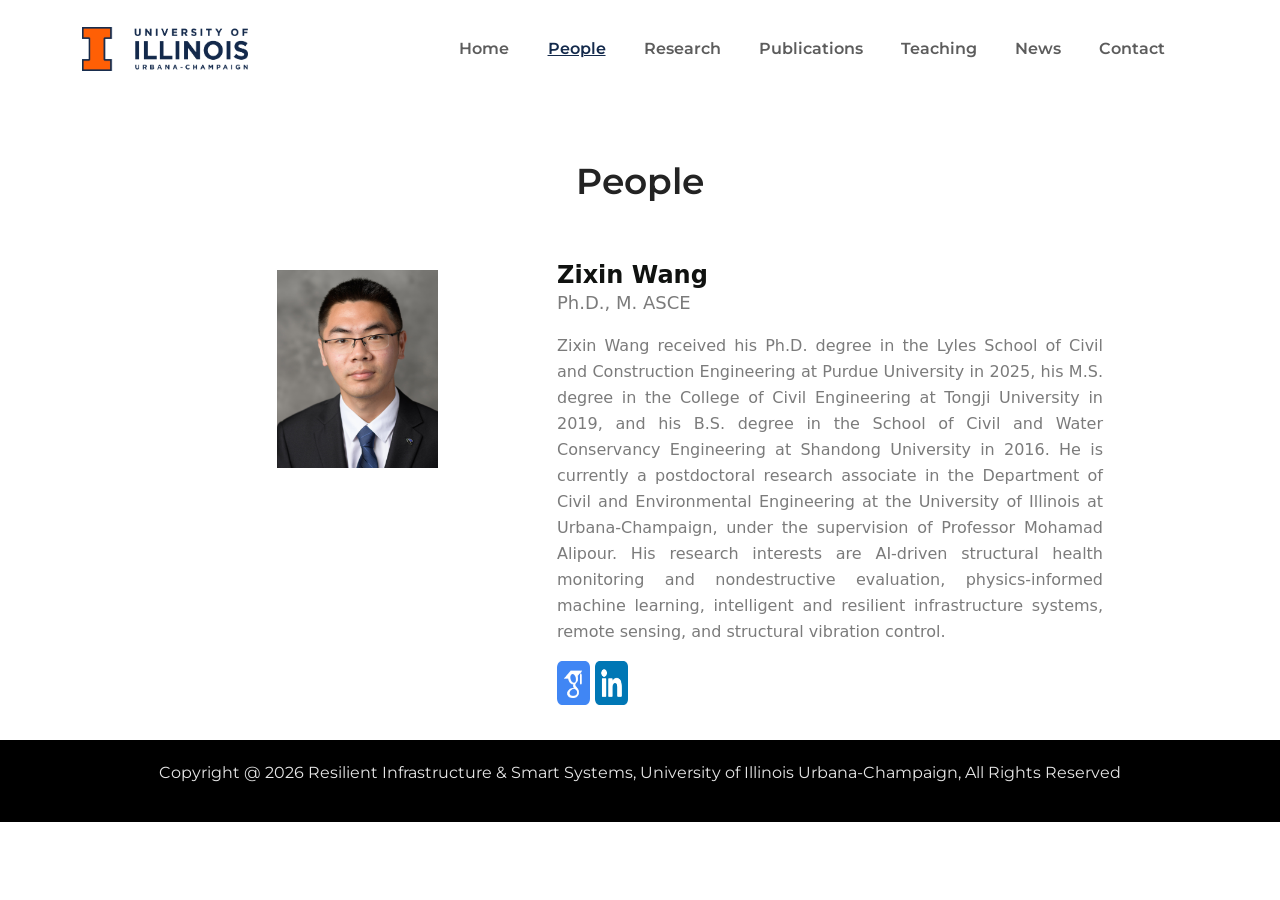
<file: people.html>
<!DOCTYPE html>
<html lang="en">

<head>
	<meta charset="UTF-8">
	<meta name="viewport" content="width=device-width, initial-scale=1.0">
	<title>People</title>


	<!-- Favicon -->

	<!-- bootstrap CSS -->
	<link rel="stylesheet" href="static/css/bootstrap.min.css" type="text/css" media="all">
	<!-- carousel CSS -->
	<link rel="stylesheet" href="static/css/owl.carousel.min.css" type="text/css" media="all">
	<!-- animate CSS -->
	<link rel="stylesheet" href="static/css/animate.css" type="text/css" media="all">
	<!-- animated-text CSS -->
	<link rel="stylesheet" href="static/css/animated-text.css" type="text/css" media="all">
	<!-- font-awesome CSS -->
	<link rel="stylesheet" href="static/css/all.min.css" type="text/css" media="all">
	<!-- font-flaticon CSS -->
	<link rel="stylesheet" href="static/css/flaticon.css" type="text/css" media="all">
	<!-- theme-default CSS -->
	<link rel="stylesheet" href="static/css/theme-default.css" type="text/css" media="all">
	<!-- meanmenu CSS -->
	<link rel="stylesheet" href="static/css/meanmenu.min.css" type="text/css" media="all">
	<!-- transitions CSS -->
	<link rel="stylesheet" href="static/css/owl.transitions.css" type="text/css" media="all">
	<!-- venobox CSS -->
	<link rel="stylesheet" href="static/css/venobox.css" type="text/css" media="all">
	<!-- bootstrap icons -->
	<link rel="stylesheet" href="static/css/bootstrap-icons.css" type="text/css" media="all">
	<!-- Main Style CSS -->
	<link rel="stylesheet" href="static/css/style.css" type="text/css" media="all">
	<!-- responsive CSS -->
	<link rel="stylesheet" href="static/css/responsive.css" type="text/css" media="all">

	<link rel="stylesheet" href="static/css/scrollCue.css">


	<link rel="stylesheet" href="static/css/progresscircle.css">


	<script src="static/js/modernizr-3.5.0.min.js"></script>
	<link href="static/css/clash-display.css" rel="stylesheet">


</head>

<body>


<!--
	<div class="loader_bg">
		<div class="main-page">
			<div class="loader">
				<div class="spin-blend"></div>
				<div class="spin-blend"></div>
				<div class="spin-blend"></div>
				<div class="spin-blend"></div>
				<div class="spin-blend"></div>
			</div>
			<div class="loading-text">
				<div class="letter">L</div>
				<div class="letter">o</div>
				<div class="letter">a</div>
				<div class="letter">d</div>
				<div class="letter">i</div>
				<div class="letter">n</div>
				<div class="letter">g</div>
				<div class="letter">.</div>
				<div class="letter">.</div>
				<div class="letter">.</div>
			</div>
		</div>
	</div>
-->



<!--
	<div class="xs-sidebar-group info-group">
		<div class="xs-overlay xs-bg-black"></div>
		<div class="xs-sidebar-widget">
			<div class="sidebar-widget-container">
				<div class="widget-heading">
					<a href="#" class="close-side-widget">
						<i class="far fa-times-circle"></i>
					</a>
				</div>
				<div class="sidebar-textwidget">
-->
					<!-- Sidebar Info Content -->
<!--
					<div class="sidebar-info-contents">
						<div class="content-inner">
							<div class="nav-logo">
								<a href="index.html"><img src="static/picture/Design-Studio.png" alt="logo"></a>
							</div>
							<div class="content-box">
								<h2>About Us</h2>
								<p class="text">The argument in favor of using filler text goes something like this: If
									you use real content in the Consulting Process, anytime you reach a review point
									you’ll end up reviewing and negotiating the content itself and not the design.</p>
								<a href="index" class="theme-btn btn-style-two"><span>Consultation</span> <i
										class="fas fa-heart"></i></a>
							</div>
							<div class="contact-info">
								<h2>Contact Info</h2>
								<ul class="list-style-one">
									<li><span class="icon flaticon-email"></span>Chicago 12, Melborne City, USA</li>
									<li><span> <i class="bi bi-telephone-inbound"></i> </span>(+001) 123-456-7890</li>
									<li><span><i class="bi bi-geo-alt"></i></span>Example @gmail.com</li>
									<li><span><i class="bi bi-clock"></i></span>Week Days: 09.00 to 18.00 Sunday: Closed
									</li>
								</ul>
							</div>
-->
							<!-- Social Box -->
<!--
							<ul class="social-box">
								<li class="facebook"><a href="#" class="fab fa-facebook-f"></a></li>
								<li class="twitter"><a href="#" class="fab fa-instagram"></a></li>
								<li class="linkedin"><a href="#" class="fab fa-twitter"></a></li>
								<li class="instagram"><a href="#" class="fab fa-pinterest-p"></a></li>
								<li class="youtube"><a href="#" class="fab fa-linkedin-in"></a></li>
							</ul>
						</div>
					</div>
				</div>
			</div>
		</div>
	</div>
-->






	<div id="sticky-header" class="Design-Studio_nav_manu">
		<div class="container">
			<div class="row align-items-center">
				<div class="col-lg-2">
					<div class="logo">
                        <a class="logo_img" href="https://illinois.edu/" title="Design-Studio">
							<img src="static/image/Illinois_formal_wordmark_fullcolor_rgb.png" style="width: 100%;height: 60%; margin: 0 auto;" alt="logo">
						</a>
						<a class="main_sticky" href="https://illinois.edu/" title="Design-Studio">
							<img src="static/image/Illinois_formal_wordmark_fullcolor_rgb.png" style="width: 100%;height: 60%; margin: 0 auto;" alt="logo">
						</a>
					</div>
				</div>
				<div class="col-lg-10">
					<nav class="Design-Studio_menu">
						<ul class="nav_scroll">
							<li><a href="index.html">Home </a></li>
							<li><a href="people.html"><font color="#13294b"><u>People </u></font></a></li>
							<li><a href="research.html">Research </a></li>
							<li><a href="publications.html">Publications </a></li>
							<li><a href="teaching.html">Teaching </a></li>
							<li><a href="news.html">News </a></li>
							<li><a href="contact.html">Contact</a></li>
						</ul>
					</nav>
				</div>
			</div>
		</div>
	</div>


    <div class="mobile-menu-area sticky d-sm-block d-md-block d-lg-none">
        <div class="mobile-menu">
            <a class="mobile-logo" href="https://illinois.edu/">
                <img src="static/image/Illinois_formal_wordmark_fullcolor_rgb.png"
                    alt="University of Illinois Urbana-Champaign">
            </a>

            <nav class="Design-Studio_menu">
                <ul class="nav_scroll">
                    <li><a href="index.html">Home</a></li>
                    <li><a href="people.html">People</a></li>
                    <li><a href="research.html">Research</a></li>
                    <li><a href="publications.html">Publications</a></li>
                    <li><a href="teaching.html">Teaching</a></li>
                    <li><a href="news.html">News</a></li>
                    <li><a href="contact.html">Contact</a></li>
                </ul>
            </nav>
        </div>
    </div>


<!--
	<div class="breadcumb-area">
		<div class="container">
			<div class="row">
				<div class="col-lg-12">
					<div class="breadcumb-content">
						<div class="breadcumb-title">
							<h1>Team Member</h1>
						</div>
						<div class="breadcumb-content-menu">
							<ul>
								<li><a href="index.html">Home</a></li>
								<li><span>/ Team Member</span></li>
							</ul>
						</div>
					</div>
				</div>
			</div>
		</div>
	</div>
-->

<!--
	<div class="team-section">
		<div class="container">
			<div class="row">
                <div class="col-lg-12">
					<div class="service-title">
						<h2>People</h2>
						<h2> </h2>
					</div>
				</div>
			<div class="row">
				<div class="col-lg-3 col-md-6">
					<div class="team-single-box" data-cue="zoomIn">
						<div class="team-box-inner">
							<div class="team-single-thumb">
								<img src="static/image/ZixinWang.jpg" alt="">
							</div>
							<div class="team-single-content">
								<div class="team-sub-title">
									<h4>Zixin (Jason) Wang </h4>
									<p>Ph.D. Candidate</p>
								</div>
-->
								<!-- <div class="team-social-list">
								<a href="#"><i class="fab fa-facebook-f"></i></a>
								<a href="#"><i class="fab fa-twitter"></i></a>
								<a href="#"><i class="fab fa-linkedin-in"></i></a>
							</div> -->
<!--
							</div>
						</div>
					</div>
				</div>
			</div>
		</div>
	</div>
-->
		
	<div class="portfolio-details pt-90 pb-70">
		<div class="container">
			<div class="row">
				<div class="col-lg-12">
					<div class="service-title">
						<h2>People</h2>
						<h2> </h2>
					</div>
				</div>
			</div>
			<div class="row" style="display: flex;justify-content: space-evenly;">
				<div class="col-lg-3 col-md-6">
					<!--<div class="team-single-box" data-cue="zoomIn">-->
					<div class="team-single-box">
						<div class="team-box-inner">
							<div class="team-single-thumb">
								<img src="static/image/ZixinWang.jpg" alt=""
                                style="width: 180px; height: auto; display: block; margin-left: 100px; margin-top: 20px;">
							</div>
						</div>
							<div class="team-single-content">
								<div class="team-sub-title">
									<h4>Zixin Wang </h4>
									<p>Ph.D.</p>
								</div>
								
								<!-- <div class="team-social-list">
								<a href="#"><i class="fab fa-facebook-f"></i></a>
								<a href="#"><i class="fab fa-twitter"></i></a>
								<a href="#"><i class="fab fa-linkedin-in"></i></a>
							</div> -->
							
						</div>
					</div>
				</div>
				<!-- 2 -->
				<div class="col-lg-6 col-md-6">
					<h4>Zixin Wang </h4>
					<p><font size=4>Ph.D., M. ASCE</font></p>
					<p align="justify">Zixin Wang received his Ph.D. degree in the Lyles School of Civil and Construction Engineering at Purdue University in 2025, his M.S. degree in the College of Civil Engineering at Tongji University in 2019, and his B.S. degree in the School of Civil and Water Conservancy Engineering at Shandong University in 2016. He is currently a postdoctoral research associate in the Department of Civil and Environmental Engineering at the University of Illinois at Urbana-Champaign, under the supervision of Professor Mohamad Alipour. His research interests are AI-driven structural health monitoring and nondestructive evaluation, physics-informed machine learning, intelligent and resilient infrastructure systems, remote sensing, and structural vibration control.</p>
					<a href="https://scholar.google.com/citations?user=U0lO7gEAAAAJ&hl=en"><span class="icon icon-link icon--google-scholar"><img src="static/image/google_scholar.png" style="width: 6%;height: 10%; margin: 0 auto;" alt=""></span></a>
					<a href="https://www.linkedin.com/in/zixin-wang-11a49722b"><span class="icon icon-link icon--google-scholar"><img src="static/image/linkedin.png" style="width: 6%;height: 10%; margin: 0 auto;" alt=""></span></a>
					<!-- <div class="team-single-box" data-cue="zoomIn">
						<div class="team-box-inner">
							<div class="team-single-thumb">
								<img src="static/picture/tm-2.png" alt="">
							</div>
							<div class="team-single-content">
								<div class="team-sub-title">
									<h4>Firoj Ahmed</h4>
									<p>Civil Engineer</p>
								</div>
								 
							</div>
						</div>
					</div> -->
				</div>
				 
			</div>
		</div>
	</div>

<!--
	<div class="testimonial-section">
		<div class="container">
			<div class="row align-items-center">
				<div class="col-lg-12">
					<div class="testimonial-title">
						<h5>OUR TESTIMONIALS</h5>
						<h2>What They’re Saying?</h2>
					</div>
				</div>
			</div>
			<div class="testimonial owl-carousel">
				<div class="testimonial-area" data-cue="zoomIn">
					<div class="col-lg-12">
						<div class="single-testimonial">
							<div class="testimonials-rating">
								<ul>
									<li><span><i class="fas fa-star"></i></span></li>
									<li><span><i class="fas fa-star"></i></span></li>
									<li><span><i class="fas fa-star"></i></span></li>
									<li><span><i class="fas fa-star"></i></span></li>
									<li><span><i class="fas fa-star"></i></span></li>
								</ul>
							</div>
							<div class="testimonial-disc">
								<p>“ITo helped the client achieve their goal of calling the attention devel
									of mobile network operators. The expert team was also able toan ap
									commendable UI/UX. The client erms.”</p>
							</div>
							<div class="testimonial-thumb">
								<img src="static/picture/tes-1.png" alt="">
							</div>
							<div class="testimonial-content">
								<h2>Jhon Deovo </h2>
								<span>Web Desiger</span>
							</div>
						</div>
					</div>
				</div>
				<div class="testimonial-area" data-cue="zoomIn">
					<div class="col-lg-12">
						<div class="single-testimonial">
							<div class="testimonials-rating">
								<ul>
									<li><span><i class="fas fa-star"></i></span></li>
									<li><span><i class="fas fa-star"></i></span></li>
									<li><span><i class="fas fa-star"></i></span></li>
									<li><span><i class="fas fa-star"></i></span></li>
									<li><span><i class="fas fa-star"></i></span></li>
								</ul>
							</div>
							<div class="testimonial-disc">
								<p>“ITo helped the client achieve their goal of calling the attention devel
									of mobile network operators. The expert team was also able toan ap
									commendable UI/UX. The client erms.”</p>
							</div>
							<div class="testimonial-thumb">
								<img src="static/picture/tes-2.png" alt="">
							</div>
							<div class="testimonial-content">
								<h2>Firoj Ahmed</h2>
								<span>Web Desiger </span>
							</div>
						</div>
					</div>
				</div>
				<div class="testimonial-area" data-cue="zoomIn">
					<div class="col-lg-12">
						<div class="single-testimonial">
							<div class="testimonials-rating">
								<ul>
									<li><span><i class="fas fa-star"></i></span></li>
									<li><span><i class="fas fa-star"></i></span></li>
									<li><span><i class="fas fa-star"></i></span></li>
									<li><span><i class="fas fa-star"></i></span></li>
									<li><span><i class="fas fa-star"></i></span></li>
								</ul>
							</div>
							<div class="testimonial-disc">
								<p>“ITo helped the client achieve their goal of calling the attention devel
									of mobile network operators. The expert team was also able toan ap
									commendable UI/UX. The client erms.”</p>
							</div>
							<div class="testimonial-thumb">
								<img src="static/picture/tes-1.png" alt="">
							</div>
							<div class="testimonial-content">
								<h2>Jhon Deovo </h2>
								<span>Web Desiger</span>
							</div>
						</div>
					</div>
				</div>
			</div>
		</div>
	</div>
-->

	<div class="copyright-section" style="background: #000;">					  
		<div class="container">
			<div class="row">
				<div class="col-lg-12">
					<div class="footer-bottom-content">
						<p>Copyright @ 2026 Resilient Infrastructure & Smart Systems, University of Illinois Urbana-Champaign, All Rights Reserved</p>
					</div>
				</div>
			</div>
		</div>
	</div>

	 





	<script src="static/js/jquery-3.6.2.min.js"></script>

	<script src="static/js/popper.min.js"></script>

	<script src="static/js/bootstrap.min.js"></script>

	<script src="static/js/owl.carousel.min.js"></script>

	<script src="static/js/jquery.counterup.min.js"></script>

	<script src="static/js/waypoints.min.js"></script>

	<script src="static/js/jquery.celendar.js"></script>

	<script src="static/js/imagesloaded.pkgd.min.js"></script>

	<script src="static/js/venobox.js"></script>

	<script src="static/js/animated-text.js"></script>

	<script src="static/js/venobox.min.js"></script>

	<script src="static/js/isotope.pkgd.min.js"></script>

	<script src="static/js/jquery.meanmenu.js"></script>

	<script src="static/js/jquery.scrollUp.js"></script>

	<script src="static/js/jquery.barfiller.js"></script>

	<script src="static/js/theme.js"></script>

	<script src="static/js/scrollCue.min.js"></script>

	<script src="static/js/progresscircle.js"></script>
	<script>
		$('.circlechart').circlechart();
	</script>

</body>

</html>
</file>
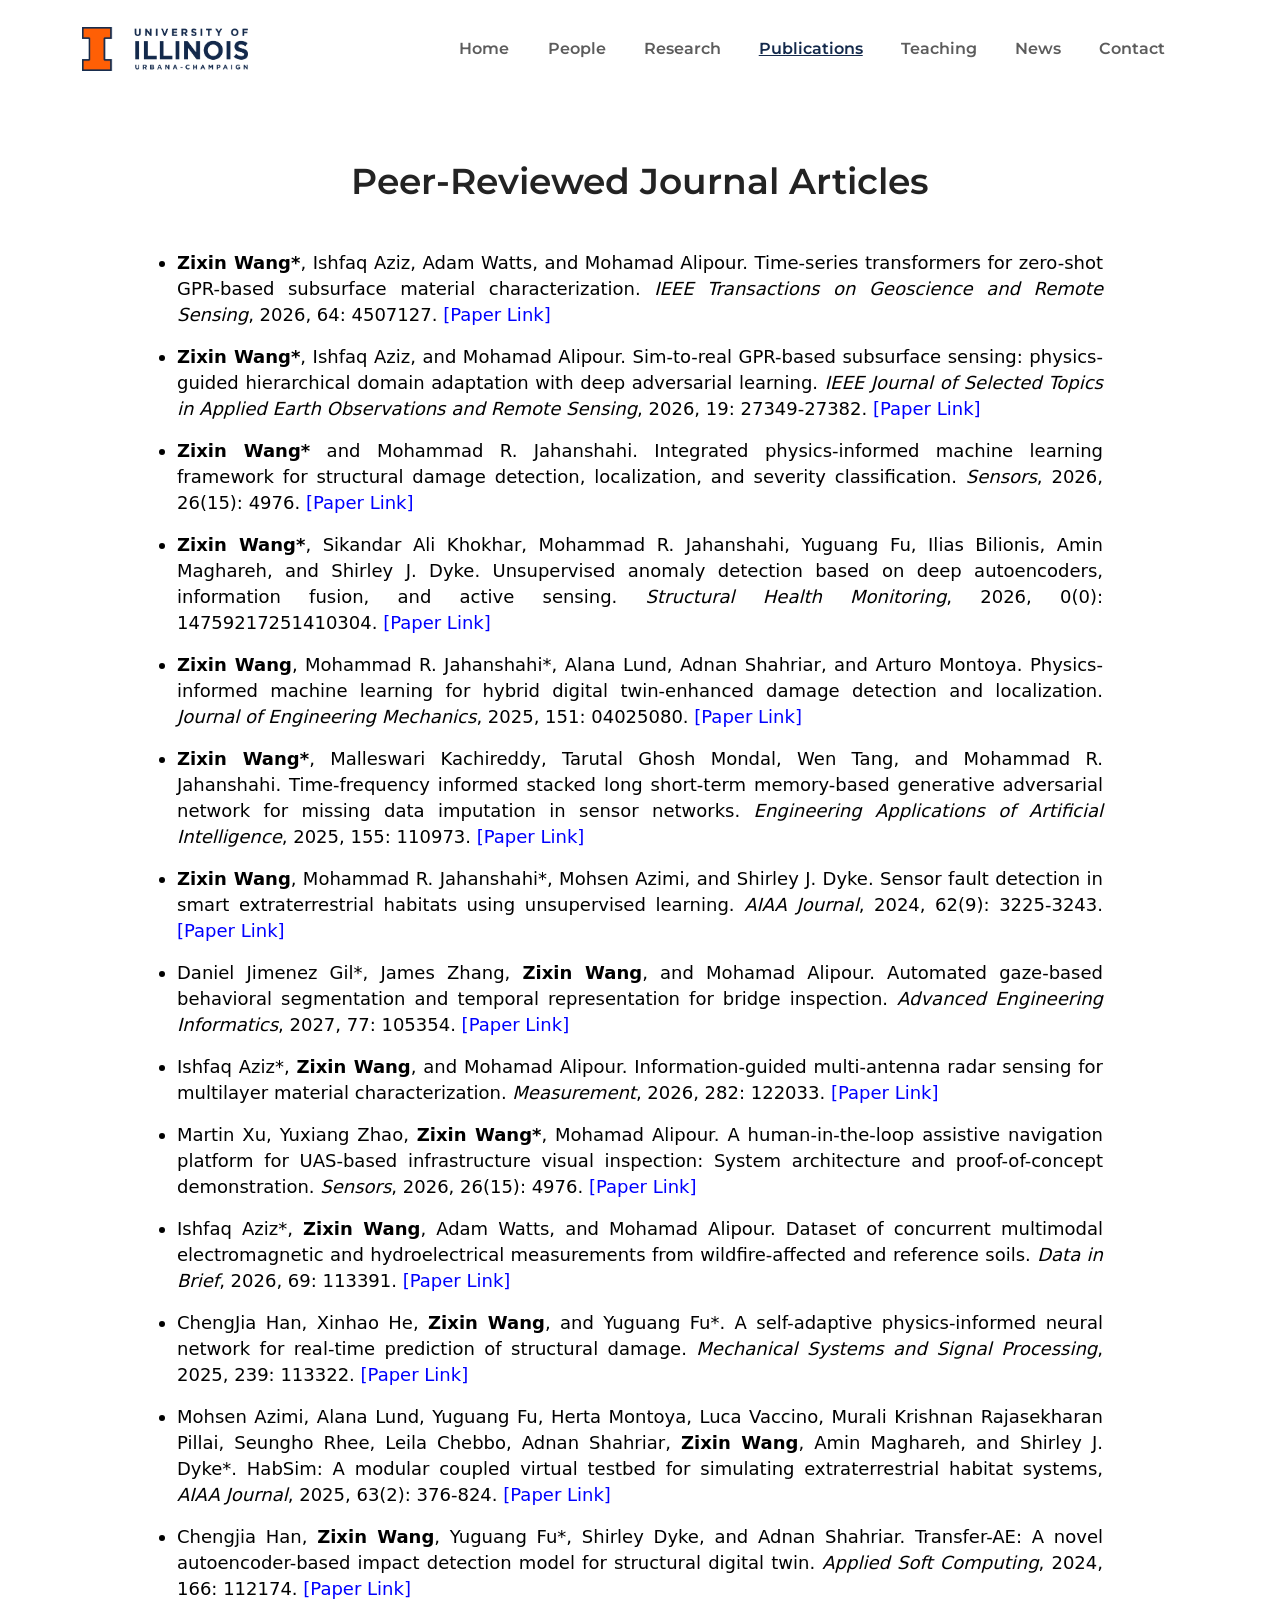
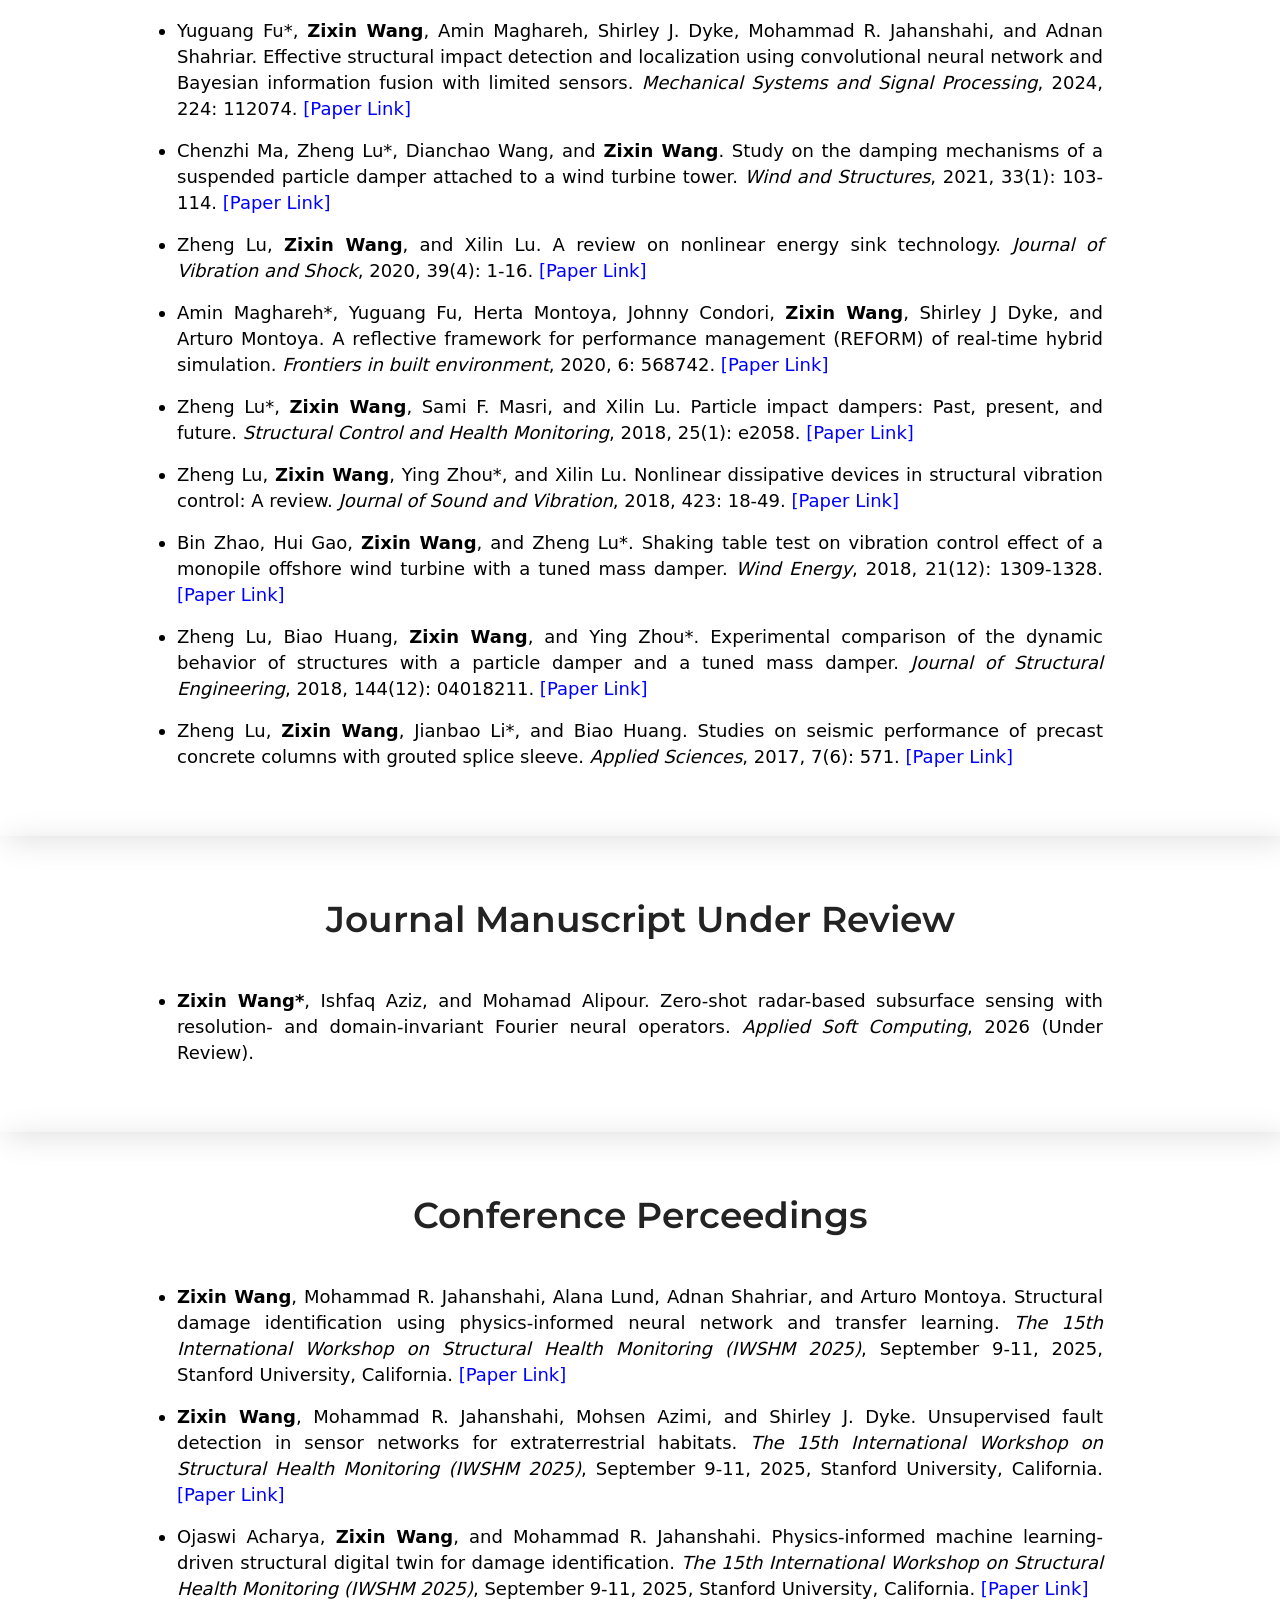
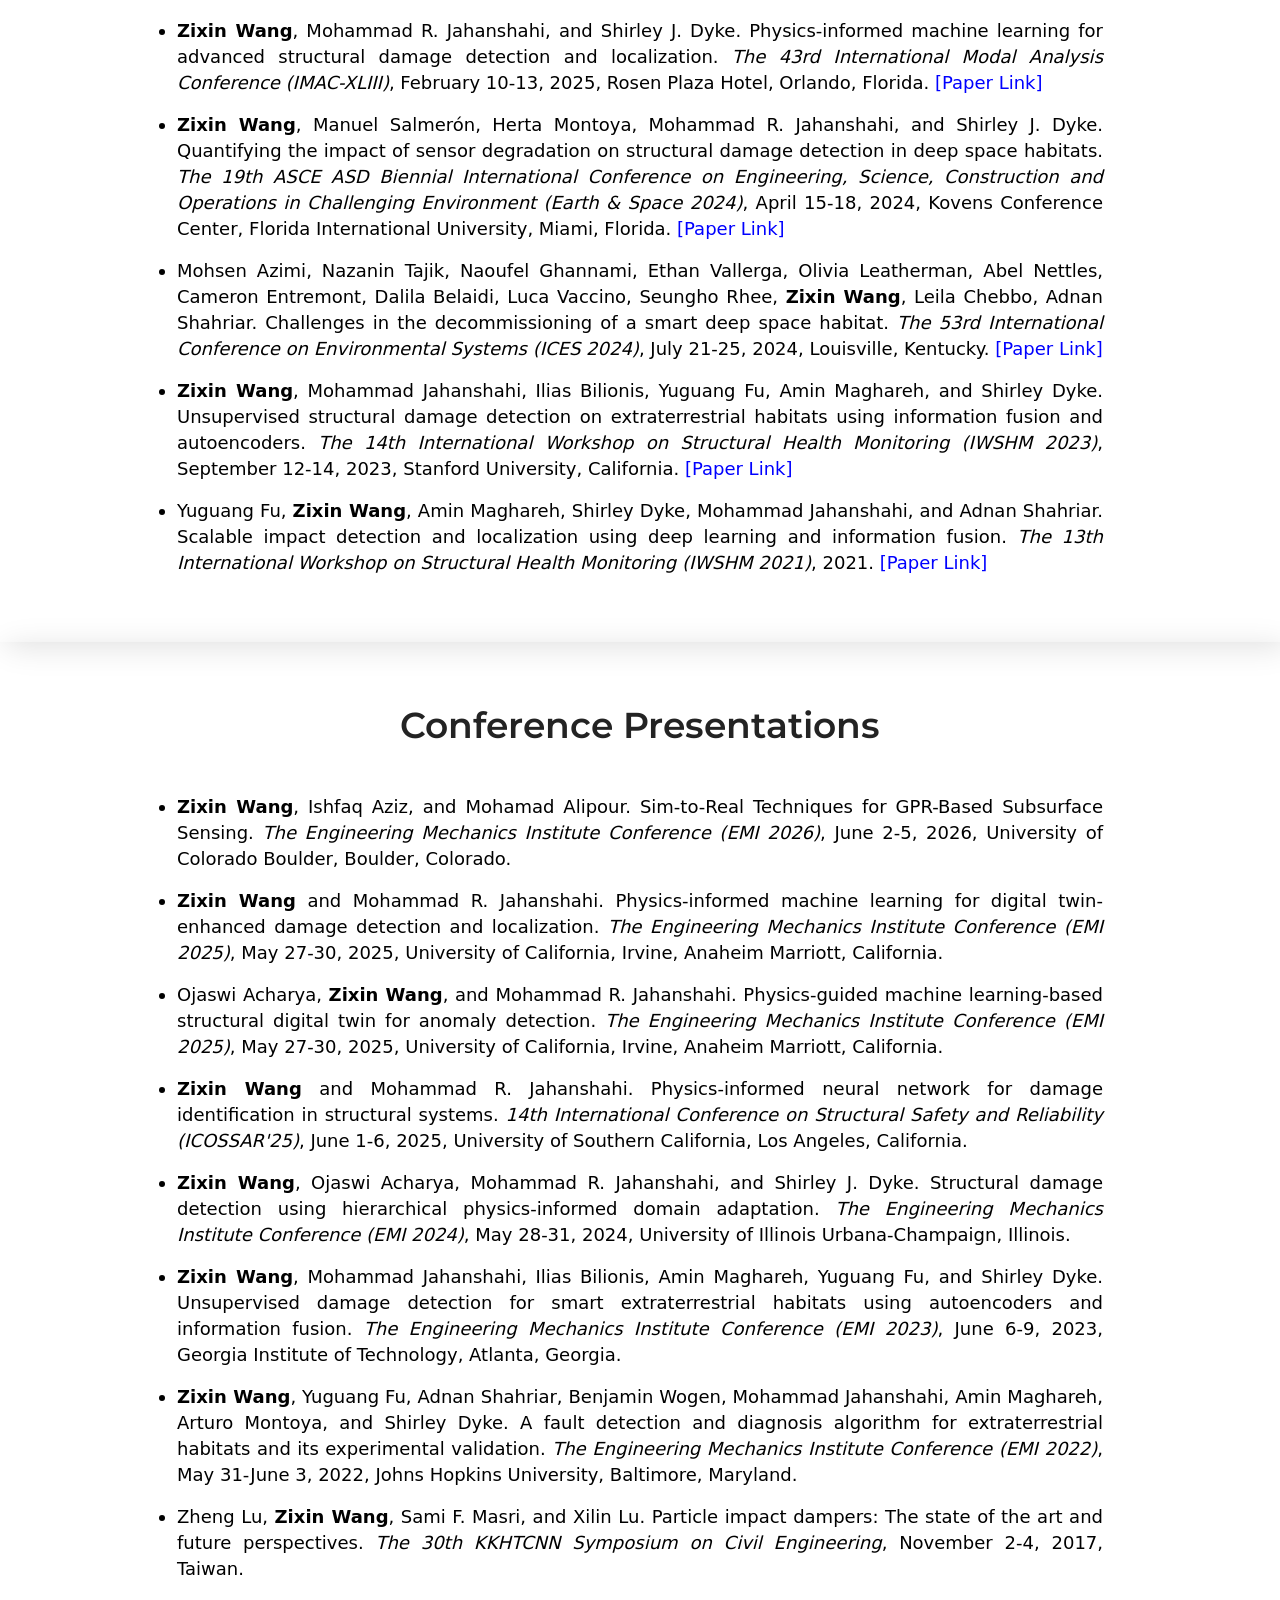
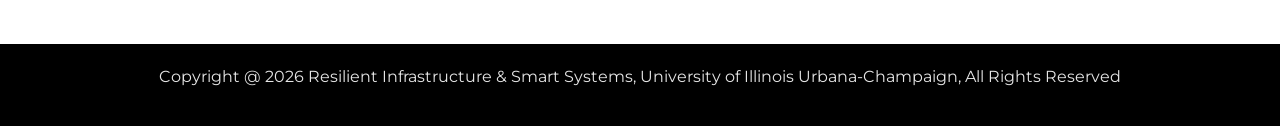
<file: publications.html>
<!DOCTYPE html>
<html lang="en">

<head>
	<meta charset="UTF-8">
	<meta name="viewport" content="width=device-width, initial-scale=1.0">
	<title>Publications</title>


	<!-- Favicon -->

	<!-- bootstrap CSS -->
	<link rel="stylesheet" href="static/css/bootstrap.min.css" type="text/css" media="all">
	<!-- carousel CSS -->
	<link rel="stylesheet" href="static/css/owl.carousel.min.css" type="text/css" media="all">
	<!-- animate CSS -->
	<link rel="stylesheet" href="static/css/animate.css" type="text/css" media="all">
	<!-- animated-text CSS -->
	<link rel="stylesheet" href="static/css/animated-text.css" type="text/css" media="all">
	<!-- font-awesome CSS -->
	<link rel="stylesheet" href="static/css/all.min.css" type="text/css" media="all">
	<!-- font-flaticon CSS -->
	<link rel="stylesheet" href="static/css/flaticon.css" type="text/css" media="all">
	<!-- theme-default CSS -->
	<link rel="stylesheet" href="static/css/theme-default.css" type="text/css" media="all">
	<!-- meanmenu CSS -->
	<link rel="stylesheet" href="static/css/meanmenu.min.css" type="text/css" media="all">
	<!-- transitions CSS -->
	<link rel="stylesheet" href="static/css/owl.transitions.css" type="text/css" media="all">
	<!-- venobox CSS -->
	<link rel="stylesheet" href="static/css/venobox.css" type="text/css" media="all">
	<!-- bootstrap icons -->
	<link rel="stylesheet" href="static/css/bootstrap-icons.css" type="text/css" media="all">
	<!-- Main Style CSS -->
	<link rel="stylesheet" href="static/css/style.css" type="text/css" media="all">
	<!-- responsive CSS -->
	<link rel="stylesheet" href="static/css/responsive.css" type="text/css" media="all">

	<link rel="stylesheet" href="static/css/scrollCue.css">


	<link rel="stylesheet" href="static/css/progresscircle.css">


	<script src="static/js/modernizr-3.5.0.min.js"></script>
	<link href="static/css/clash-display.css" rel="stylesheet">
	
	<style>
    a:link {
      color: blue;
      background-color: transparent;
      text-decoration: none;
    }

    a:visited {
      color: #551A8B;
      background-color: transparent;
      text-decoration: none;
}

    a:hover {
      color: red;
      background-color: transparent;
      text-decoration: underline;
    }

    a:active {
      color: yellow;
      background-color: transparent;
      text-decoration: underline;
    }
    </style>



</head>

<body>


	<!--========== loder========= -->

<!--
	<div class="loader_bg">
		<div class="main-page">
			<div class="loader">
				<div class="spin-blend"></div>
				<div class="spin-blend"></div>
				<div class="spin-blend"></div>
				<div class="spin-blend"></div>
				<div class="spin-blend"></div>
			</div>
			<div class="loading-text">
				<div class="letter">L</div>
				<div class="letter">o</div>
				<div class="letter">a</div>
				<div class="letter">d</div>
				<div class="letter">i</div>
				<div class="letter">n</div>
				<div class="letter">g</div>
				<div class="letter">.</div>
				<div class="letter">.</div>
				<div class="letter">.</div>
			</div>
		</div>
	</div>
-->

	<!-- ==========loder-end ===============-->

<!--
	<div class="xs-sidebar-group info-group">
		<div class="xs-overlay xs-bg-black"></div>
		<div class="xs-sidebar-widget">
			<div class="sidebar-widget-container">
				<div class="widget-heading">
					<a href="#" class="close-side-widget">
						<i class="far fa-times-circle"></i>
					</a>
				</div>
				<div class="sidebar-textwidget">
-->
					<!-- Sidebar Info Content -->
<!--
					<div class="sidebar-info-contents">
						<div class="content-inner">
							<div class="nav-logo">
								<a href="index.html"><img src="static/picture/Design-Studio.png" alt="logo"></a>
							</div>
							<div class="content-box">
								<h2>About Us</h2>
								<p class="text">The argument in favor of using filler text goes something like this: If
									you use real content in the Consulting Process, anytime you reach a review point
									you’ll end up reviewing and negotiating the content itself and not the design.</p>
								<a href="index" class="theme-btn btn-style-two"><span>Consultation</span> <i
										class="fas fa-heart"></i></a>
							</div>
							<div class="contact-info">
								<h2>Contact Info</h2>
								<ul class="list-style-one">
									<li><span class="icon flaticon-email"></span>Chicago 12, Melborne City, USA</li>
									<li><span> <i class="bi bi-telephone-inbound"></i> </span>(+001) 123-456-7890</li>
									<li><span><i class="bi bi-geo-alt"></i></span>Example @gmail.com</li>
									<li><span><i class="bi bi-clock"></i></span>Week Days: 09.00 to 18.00 Sunday: Closed
									</li>
								</ul>
							</div>
-->
							<!-- Social Box -->
<!--
							<ul class="social-box">
								<li class="facebook"><a href="#" class="fab fa-facebook-f"></a></li>
								<li class="twitter"><a href="#" class="fab fa-instagram"></a></li>
								<li class="linkedin"><a href="#" class="fab fa-twitter"></a></li>
								<li class="instagram"><a href="#" class="fab fa-pinterest-p"></a></li>
								<li class="youtube"><a href="#" class="fab fa-linkedin-in"></a></li>
							</ul>
						</div>
					</div>
				</div>
			</div>
		</div>
	</div>
-->






	<div id="sticky-header" class="Design-Studio_nav_manu">
		<div class="container">
			<div class="row align-items-center">
				<div class="col-lg-2">
					<div class="logo">
						<a class="logo_img" href="https://illinois.edu/" title="Design-Studio">
							<img src="static/image/Illinois_formal_wordmark_fullcolor_rgb.png" style="width: 100%;height: 60%; margin: 0 auto;" alt="logo">
						</a>
						<a class="main_sticky" href="https://illinois.edu/" title="Design-Studio">
							<img src="static/image/Illinois_formal_wordmark_fullcolor_rgb.png" style="width: 100%;height: 60%; margin: 0 auto;" alt="logo">
						</a>
					</div>
				</div>
				<div class="col-lg-10">
					<nav class="Design-Studio_menu">
						<ul class="nav_scroll">
							<li><a href="index.html">Home </a></li>
							<li><a href="people.html">People </a></li>
							<li><a href="research.html">Research </a></li>
							<li><a href="publications.html"><font color="#13294b"><u>Publications </u></font></a></li>
							<li><a href="teaching.html">Teaching </a></li>
							<li><a href="news.html">News </a></li>
							<li><a href="contact.html">Contact</a></li>
						</ul>
					</nav>
				</div>
			</div>
		</div>
	</div>


    <div class="mobile-menu-area sticky d-sm-block d-md-block d-lg-none">
        <div class="mobile-menu">
            <a class="mobile-logo" href="https://illinois.edu/">
                <img src="static/image/Illinois_formal_wordmark_fullcolor_rgb.png"
                    alt="University of Illinois Urbana-Champaign">
            </a>

            <nav class="Design-Studio_menu">
                <ul class="nav_scroll">
                    <li><a href="index.html">Home</a></li>
                    <li><a href="people.html">People</a></li>
                    <li><a href="research.html">Research</a></li>
                    <li><a href="publications.html">Publications</a></li>
                    <li><a href="teaching.html">Teaching</a></li>
                    <li><a href="news.html">News</a></li>
                    <li><a href="contact.html">Contact</a></li>
                </ul>
            </nav>
        </div>
    </div>

 
<!--
	<div class="breadcumb-area">
		<div class="container">
			<div class="row">
				<div class="col-lg-12">
					<div class="breadcumb-content">
						<div class="breadcumb-title">
							<h1>Publications</h1>
						</div>
						<div class="breadcumb-content-menu">
							<ul>
								<li><a href="index.html">Home</a></li>
								<li><span>/ Publications</span></li>
							</ul>
						</div>
					</div>
				</div>
			</div>
		</div>
	</div>
-->
 

	<div class="portfolio-details pt-90 pb-70">
		<div class="container">
			<div class="row">
				<div class="col-lg-12">
					<div class="service-title">
						<h2>Peer-Reviewed Journal Articles</h2>
						<h2> </h2>
					</div>
				</div>
				
			</div>
			<div class="row">
				<div class="col-lg-10 mx-auto">
				    <font size="4">
					    <ul>
					        <li><p align="justify"><b>Zixin Wang*</b>, Ishfaq Aziz, Adam Watts, and Mohamad Alipour. Time-series transformers for zero-shot GPR-based subsurface material characterization. <i style="font-style: italic;">IEEE Transactions on Geoscience and Remote Sensing</i>, 2026, 64: 4507127. <a href="https://doi.org/10.1109/TGRS.2026.3737377">[Paper Link]</a></p></li>
					        
					        <li><p align="justify"><b>Zixin Wang*</b>, Ishfaq Aziz, and Mohamad Alipour. Sim-to-real GPR-based subsurface sensing: physics-guided hierarchical domain adaptation with deep adversarial learning. <i style="font-style: italic;">IEEE Journal of Selected Topics in Applied Earth Observations and Remote Sensing</i>, 2026, 19: 27349-27382. <a href="https://doi.org/10.1109/JSTARS.2026.3721490">[Paper Link]</a></p></li>

                            <li><p align="justify"><b>Zixin Wang*</b> and Mohammad R. Jahanshahi. Integrated physics-informed machine learning framework for structural damage detection, localization, and severity classification. <i style="font-style: italic;">Sensors</i>, 2026, 26(15): 4976. <a href="https://doi.org/10.3390/s26154976">[Paper Link]</a></p></li>

                            <li><p align="justify"><b>Zixin Wang*</b>, Sikandar Ali Khokhar, Mohammad R. Jahanshahi, Yuguang Fu, Ilias Bilionis, Amin Maghareh, and Shirley J. Dyke. Unsupervised anomaly detection based on deep autoencoders, information fusion, and active sensing. <i style="font-style: italic;">Structural Health Monitoring</i>, 2026, 0(0): 14759217251410304. <a href="https://doi.org/10.1177/14759217251410304">[Paper Link]</a></p></li>

                            <li><p align="justify"><b>Zixin Wang</b>, Mohammad R. Jahanshahi*, Alana Lund, Adnan Shahriar, and Arturo Montoya. Physics-informed machine learning for hybrid digital twin-enhanced damage detection and localization. <i style="font-style: italic;">Journal of Engineering Mechanics</i>, 2025, 151: 04025080. <a href="https://doi.org/10.1061/JENMDT.EMENG-8325">[Paper Link]</a></p></li>

                            <li><p align="justify"><b>Zixin Wang*</b>, Malleswari Kachireddy, Tarutal Ghosh Mondal, Wen Tang, and Mohammad R. Jahanshahi. Time-frequency informed stacked long short-term memory-based generative adversarial network for missing data imputation in sensor networks. <i style="font-style: italic;">Engineering Applications of Artificial Intelligence</i>, 2025, 155: 110973. <a href="https://doi.org/10.1016/j.engappai.2025.110973">[Paper Link]</a></p></li>

                            <li><p align="justify"><b>Zixin Wang</b>, Mohammad R. Jahanshahi*, Mohsen Azimi, and Shirley J. Dyke. Sensor fault detection in smart extraterrestrial habitats using unsupervised learning. <i style="font-style: italic;">AIAA Journal</i>, 2024, 62(9): 3225-3243. <a href="https://doi.org/10.2514/1.J063815">[Paper Link]</a></p></li>

                            <li><p align="justify">Daniel Jimenez Gil*, James Zhang, <b>Zixin Wang</b>, and Mohamad Alipour. Automated gaze-based behavioral segmentation and temporal representation for bridge inspection. <i style="font-style: italic;">Advanced Engineering Informatics</i>, 2027, 77: 105354. <a href="https://doi.org/10.1016/j.aei.2026.105354">[Paper Link]</a></p></li>
                            
                            <li><p align="justify">Ishfaq Aziz*, <b>Zixin Wang</b>, and Mohamad Alipour. Information-guided multi-antenna radar sensing for multilayer material characterization. <i style="font-style: italic;">Measurement</i>, 2026, 282: 122033. <a href="https://doi.org/10.1016/j.measurement.2026.122033">[Paper Link]</a></p></li>

                            <li><p align="justify">Martin Xu, Yuxiang Zhao, <b>Zixin Wang*</b>, Mohamad Alipour. A human-in-the-loop assistive navigation platform for UAS-based infrastructure visual inspection: System architecture and proof-of-concept demonstration. <i style="font-style: italic;">Sensors</i>, 2026, 26(15): 4976. <a href="https://doi.org/10.3390/s26113615">[Paper Link]</a></p></li>

                            <li><p align="justify">Ishfaq Aziz*, <b>Zixin Wang</b>, Adam Watts, and Mohamad Alipour. Dataset of concurrent multimodal electromagnetic and hydroelectrical measurements from wildfire-affected and reference soils. <i style="font-style: italic;">Data in Brief</i>, 2026, 69: 113391. <a href="https://doi.org/10.1016/j.dib.2026.113391">[Paper Link]</a></p></li>
                            
                            <li><p align="justify">ChengJia Han, Xinhao He, <b>Zixin Wang</b>, and Yuguang Fu*. A self-adaptive physics-informed neural network for real-time prediction of structural damage. <i style="font-style: italic;">Mechanical Systems and Signal Processing</i>, 2025, 239: 113322. <a href="https://doi.org/10.1016/j.ymssp.2025.113322">[Paper Link]</a></p></li>

                            <li><p align="justify">Mohsen Azimi, Alana Lund, Yuguang Fu, Herta Montoya, Luca Vaccino, Murali Krishnan Rajasekharan Pillai, Seungho Rhee, Leila Chebbo, Adnan Shahriar, <b>Zixin Wang</b>, Amin Maghareh, and Shirley J. Dyke*. HabSim: A modular coupled virtual testbed for simulating extraterrestrial habitat systems, <i style="font-style: italic;">AIAA Journal</i>, 2025, 63(2): 376-824. <a href="https://arc.aiaa.org/doi/10.2514/1.J063845">[Paper Link]</a></p></li>

                            <li><p align="justify">Chengjia Han, <b>Zixin Wang</b>, Yuguang Fu*, Shirley Dyke, and Adnan Shahriar. Transfer-AE: A novel autoencoder-based impact detection model for structural digital twin. <i style="font-style: italic;">Applied Soft Computing</i>, 2024, 166: 112174. <a href="https://doi.org/10.1016/j.asoc.2024.112174">[Paper Link]</a></p></li>

                            <li><p align="justify">Yuguang Fu*, <b>Zixin Wang</b>, Amin Maghareh, Shirley J. Dyke, Mohammad R. Jahanshahi, and Adnan Shahriar. Effective structural impact detection and localization using convolutional neural network and Bayesian information fusion with limited sensors. <i style="font-style: italic;">Mechanical Systems and Signal Processing</i>, 2024, 224: 112074. <a href="https://doi.org/10.1016/j.ymssp.2024.112074">[Paper Link]</a></p></li>

                            <li><p align="justify">Chenzhi Ma, Zheng Lu*, Dianchao Wang, and <b>Zixin Wang</b>. Study on the damping mechanisms of a suspended particle damper attached to a wind turbine tower. <i style="font-style: italic;">Wind and Structures</i>, 2021, 33(1): 103-114. <a href="https://doi.org/10.12989/was.2021.33.1.103">[Paper Link]</a></p></li>

                            <li><p align="justify">Zheng Lu, <b>Zixin Wang</b>, and Xilin Lu. A review on nonlinear energy sink technology. <i style="font-style: italic;">Journal of Vibration and Shock</i>, 2020, 39(4): 1-16. <a href="https://jvs.sjtu.edu.cn/EN/Y2020/V39/I4/1">[Paper Link]</a></p></li>

                            <li><p align="justify">Amin Maghareh*, Yuguang Fu, Herta Montoya, Johnny Condori, <b>Zixin Wang</b>, Shirley J Dyke, and Arturo Montoya. A reflective framework for performance management (REFORM) of real-time hybrid simulation. <i style="font-style: italic;">Frontiers in built environment</i>, 2020, 6: 568742. <a href="https://doi.org/10.3389/fbuil.2020.568742">[Paper Link]</a></p></li>

                            <li><p align="justify">Zheng Lu*, <b>Zixin Wang</b>, Sami F. Masri, and Xilin Lu. Particle impact dampers: Past, present, and future. <i style="font-style: italic;">Structural Control and Health Monitoring</i>, 2018, 25(1): e2058. <a href="https://doi.org/10.1002/stc.2058">[Paper Link]</a></p></li>

                            <li><p align="justify">Zheng Lu, <b>Zixin Wang</b>, Ying Zhou*, and Xilin Lu. Nonlinear dissipative devices in structural vibration control: A review. <i style="font-style: italic;">Journal of Sound and Vibration</i>, 2018, 423: 18-49. <a href="https://doi.org/10.1016/j.jsv.2018.02.052">[Paper Link]</a></p></li>

                            <li><p align="justify">Bin Zhao, Hui Gao, <b>Zixin Wang</b>, and Zheng Lu*. Shaking table test on vibration control effect of a monopile offshore wind turbine with a tuned mass damper. <i style="font-style: italic;">Wind Energy</i>, 2018, 21(12): 1309-1328. <a href="https://doi.org/10.1002/we.2256">[Paper Link]</a></p></li>

                            <li><p align="justify">Zheng Lu, Biao Huang, <b>Zixin Wang</b>, and Ying Zhou*. Experimental comparison of the dynamic behavior of structures with a particle damper and a tuned mass damper. <i style="font-style: italic;">Journal of Structural Engineering</i>, 2018, 144(12): 04018211. <a href="https://doi.org/10.1061/(ASCE)ST.1943-541X.0002213">[Paper Link]</a></p></li>

                            <li><p align="justify">Zheng Lu, <b>Zixin Wang</b>, Jianbao Li*, and Biao Huang. Studies on seismic performance of precast concrete columns with grouted splice sleeve. <i style="font-style: italic;">Applied Sciences</i>, 2017, 7(6): 571. <a href="https://doi.org/10.3390/app7060571">[Paper Link]</a></p></li>
					    </ul>
					</font>
				</div>
			</div>
		</div>
	</div>
	
	<div class="portfolio-details pt-90 pb-70">
		<div class="container">
			<div class="row">
				<div class="col-lg-12">
					<div class="service-title">
						<h2>Journal Manuscript Under Review</h2>
						<h2> </h2>
					</div>
				</div>
				
			</div>
			<div class="row">
				<div class="col-lg-10 mx-auto">
				    <font size="4">
					    <ul>
                            <li><p align="justify"><b>Zixin Wang*</b>, Ishfaq Aziz, and Mohamad Alipour. Zero-shot radar-based subsurface sensing with resolution- and domain-invariant Fourier neural operators. <i style="font-style: italic;">Applied Soft Computing</i>, 2026 (Under Review).</p></li>
					    </ul>
					</font>
				</div>
			</div>
		</div>
	</div>
	
	<div class="portfolio-details pt-90 pb-70">
		<div class="container">
			<div class="row">
				<div class="col-lg-12">
					<div class="service-title">
						<h2>Conference Perceedings</h2>
						<h2> </h2>
					</div>
				</div>
			</div>
			<div class="row">
				<div class="col-lg-10 mx-auto">
				    <font size="4">
					    <ul>
							<li><p align="justify"><b>Zixin Wang</b>, Mohammad R. Jahanshahi, Alana Lund, Adnan Shahriar, and Arturo Montoya. Structural damage identification using physics-informed neural network and transfer learning. <i style="font-style: italic;">The 15th International Workshop on Structural Health Monitoring (IWSHM 2025)</i>, September 9-11, 2025, Stanford University, California. <a href="https://www.dpi-proceedings.com/index.php/shm2025/article/view/37489">[Paper Link]</a></p></li>

                            <li><p align="justify"><b>Zixin Wang</b>, Mohammad R. Jahanshahi, Mohsen Azimi, and Shirley J. Dyke. Unsupervised fault detection in sensor networks for extraterrestrial habitats. <i style="font-style: italic;">The 15th International Workshop on Structural Health Monitoring (IWSHM 2025)</i>, September 9-11, 2025, Stanford University, California. <a href="https://www.dpi-proceedings.com/index.php/shm2025/article/view/37395">[Paper Link]</a></p></li>

                            <li><p align="justify">Ojaswi Acharya, <b>Zixin Wang</b>, and Mohammad R. Jahanshahi. Physics-informed machine learning-driven structural digital twin for damage identification. <i style="font-style: italic;">The 15th International Workshop on Structural Health Monitoring (IWSHM 2025)</i>, September 9-11, 2025, Stanford University, California. <a href="https://www.dpi-proceedings.com/index.php/shm2025/article/view/37488">[Paper Link]</a></p></li>

                            <li><p align="justify"><b>Zixin Wang</b>, Mohammad R. Jahanshahi, and Shirley J. Dyke. Physics-informed machine learning for advanced structural damage detection and localization. <i style="font-style: italic;">The 43rd International Modal Analysis Conference (IMAC-XLIII)</i>, February 10-13, 2025, Rosen Plaza Hotel, Orlando, Florida. <a href="https://doi.org/10.13052/97887-438-0157-3_17">[Paper Link]</a></p></li>

                            <li><p align="justify"><b>Zixin Wang</b>, Manuel Salmer&#243;n, Herta Montoya, Mohammad R. Jahanshahi, and Shirley J. Dyke. Quantifying the impact of sensor degradation on structural damage detection in deep space habitats. <i style="font-style: italic;">The 19th ASCE ASD Biennial International Conference on Engineering, Science, Construction and Operations in Challenging Environment (Earth & Space 2024)</i>, April 15-18, 2024, Kovens Conference Center, Florida International University, Miami, Florida. <a href="https://doi.org/10.1061/9780784485736.048">[Paper Link]</a></p></li>

                            <li><p align="justify">Mohsen Azimi, Nazanin Tajik, Naoufel Ghannami, Ethan Vallerga, Olivia Leatherman, Abel Nettles, Cameron Entremont, Dalila Belaidi, Luca Vaccino, Seungho Rhee, <b>Zixin Wang</b>, Leila Chebbo, Adnan Shahriar. Challenges in the decommissioning of a smart deep space habitat. <i style="font-style: italic;">The 53rd International Conference on Environmental Systems (ICES 2024)</i>, July 21-25, 2024, Louisville, Kentucky. <a href="https://hdl.handle.net/2346/99030">[Paper Link]</a></p></li>

                            <li><p align="justify"><b>Zixin Wang</b>, Mohammad Jahanshahi, Ilias Bilionis, Yuguang Fu, Amin Maghareh, and Shirley Dyke. Unsupervised structural damage detection on extraterrestrial habitats using information fusion and autoencoders. <i style="font-style: italic;">The 14th International Workshop on Structural Health Monitoring (IWSHM 2023)</i>, September 12-14, 2023, Stanford University, California. <a href="https://doi.org/10.12783/shm2023/36898">[Paper Link]</a></p></li>

                            <li><p align="justify">Yuguang Fu, <b>Zixin Wang</b>, Amin Maghareh, Shirley Dyke, Mohammad Jahanshahi, and Adnan Shahriar. Scalable impact detection and localization using deep learning and information fusion. <i style="font-style: italic;">The 13th International Workshop on Structural Health Monitoring (IWSHM 2021)</i>, 2021. <a href="https://doi.org/10.12783/shm2021/36285">[Paper Link]</a></p></li>
					    </ul>
					</font>
				</div>
			</div>
		</div>
	</div>
	
	<div class="portfolio-details pt-90 pb-70">
		<div class="container">
			<div class="row">
				<div class="col-lg-12">
					<div class="service-title">
						<h2>Conference Presentations</h2>
						<h2> </h2>
					</div>
				</div>
			</div>
			<div class="row">
				<div class="col-lg-10 mx-auto">
				    <font size="4">
					    <ul>
							<li><p align="justify"><b>Zixin Wang</b>, Ishfaq Aziz, and Mohamad Alipour. Sim-to-Real Techniques for GPR-Based Subsurface Sensing. <i style="font-style: italic;">The Engineering Mechanics Institute Conference (EMI 2026)</i>, June 2-5, 2026, University of Colorado Boulder, Boulder, Colorado.</p></li>

                            <li><p align="justify"><b>Zixin Wang</b> and Mohammad R. Jahanshahi. Physics-informed machine learning for digital twin-enhanced damage detection and localization. <i style="font-style: italic;">The Engineering Mechanics Institute Conference (EMI 2025)</i>, May 27-30, 2025, University of California, Irvine, Anaheim Marriott, California.</p></li>

                            <li><p align="justify">Ojaswi Acharya, <b>Zixin Wang</b>, and Mohammad R. Jahanshahi. Physics-guided machine learning-based structural digital twin for anomaly detection. <i style="font-style: italic;">The Engineering Mechanics Institute Conference (EMI 2025)</i>, May 27-30, 2025, University of California, Irvine, Anaheim Marriott, California.</p></li>

                            <li><p align="justify"><b>Zixin Wang</b> and Mohammad R. Jahanshahi. Physics-informed neural network for damage identification in structural systems. <i style="font-style: italic;">14th International Conference on Structural Safety and Reliability (ICOSSAR'25)</i>, June 1-6, 2025, University of Southern California, Los Angeles, California.</p></li>

                            <li><p align="justify"><b>Zixin Wang</b>, Ojaswi Acharya, Mohammad R. Jahanshahi, and Shirley J. Dyke. Structural damage detection using hierarchical physics-informed domain adaptation. <i style="font-style: italic;">The Engineering Mechanics Institute Conference (EMI 2024)</i>, May 28-31, 2024, University of Illinois Urbana-Champaign, Illinois.</p></li>

                            <li><p align="justify"><b>Zixin Wang</b>, Mohammad Jahanshahi, Ilias Bilionis, Amin Maghareh, Yuguang Fu, and Shirley Dyke. Unsupervised damage detection for smart extraterrestrial habitats using autoencoders and information fusion. <i style="font-style: italic;">The Engineering Mechanics Institute Conference (EMI 2023)</i>, June 6-9, 2023, Georgia Institute of Technology, Atlanta, Georgia.</p></li>

                            <li><p align="justify"><b>Zixin Wang</b>, Yuguang Fu, Adnan Shahriar, Benjamin Wogen, Mohammad Jahanshahi, Amin Maghareh, Arturo Montoya, and Shirley Dyke. A fault detection and diagnosis algorithm for extraterrestrial habitats and its experimental validation. <i style="font-style: italic;">The Engineering Mechanics Institute Conference (EMI 2022)</i>, May 31-June 3, 2022, Johns Hopkins University, Baltimore, Maryland.</p></li>

                            <li><p align="justify">Zheng Lu, <b>Zixin Wang</b>, Sami F. Masri, and Xilin Lu. Particle impact dampers: The state of the art and future perspectives. <i style="font-style: italic;">The 30th KKHTCNN Symposium on Civil Engineering</i>, November 2-4, 2017, Taiwan.</p></li>
					    </ul>
					</font>
				</div>
			</div>
		</div>
	</div>

	<div class="copyright-section" style="background: #000;">					  
		<div class="container">
			<div class="row">
				<div class="col-lg-12">
					<div class="footer-bottom-content">
						<p>Copyright @ 2026 Resilient Infrastructure & Smart Systems, University of Illinois Urbana-Champaign, All Rights Reserved</p>
					</div>
				</div>
			</div>
		</div>
	</div>




	<script src="static/js/jquery-3.6.2.min.js"></script>

	<script src="static/js/popper.min.js"></script>

	<script src="static/js/bootstrap.min.js"></script>

	<script src="static/js/owl.carousel.min.js"></script>

	<script src="static/js/jquery.counterup.min.js"></script>

	<script src="static/js/waypoints.min.js"></script>

	<script src="static/js/jquery.celendar.js"></script>

	<script src="static/js/imagesloaded.pkgd.min.js"></script>

	<script src="static/js/venobox.js"></script>

	<script src="static/js/animated-text.js"></script>

	<script src="static/js/venobox.min.js"></script>

	<script src="static/js/isotope.pkgd.min.js"></script>

	<script src="static/js/jquery.meanmenu.js"></script>

	<script src="static/js/jquery.scrollUp.js"></script>

	<script src="static/js/jquery.barfiller.js"></script>

	<script src="static/js/theme.js"></script>

	<script src="static/js/scrollCue.min.js"></script>

	<script src="static/js/progresscircle.js"></script>
	<script>
		$('.circlechart').circlechart();
	</script>

</body>

</html>
</file>
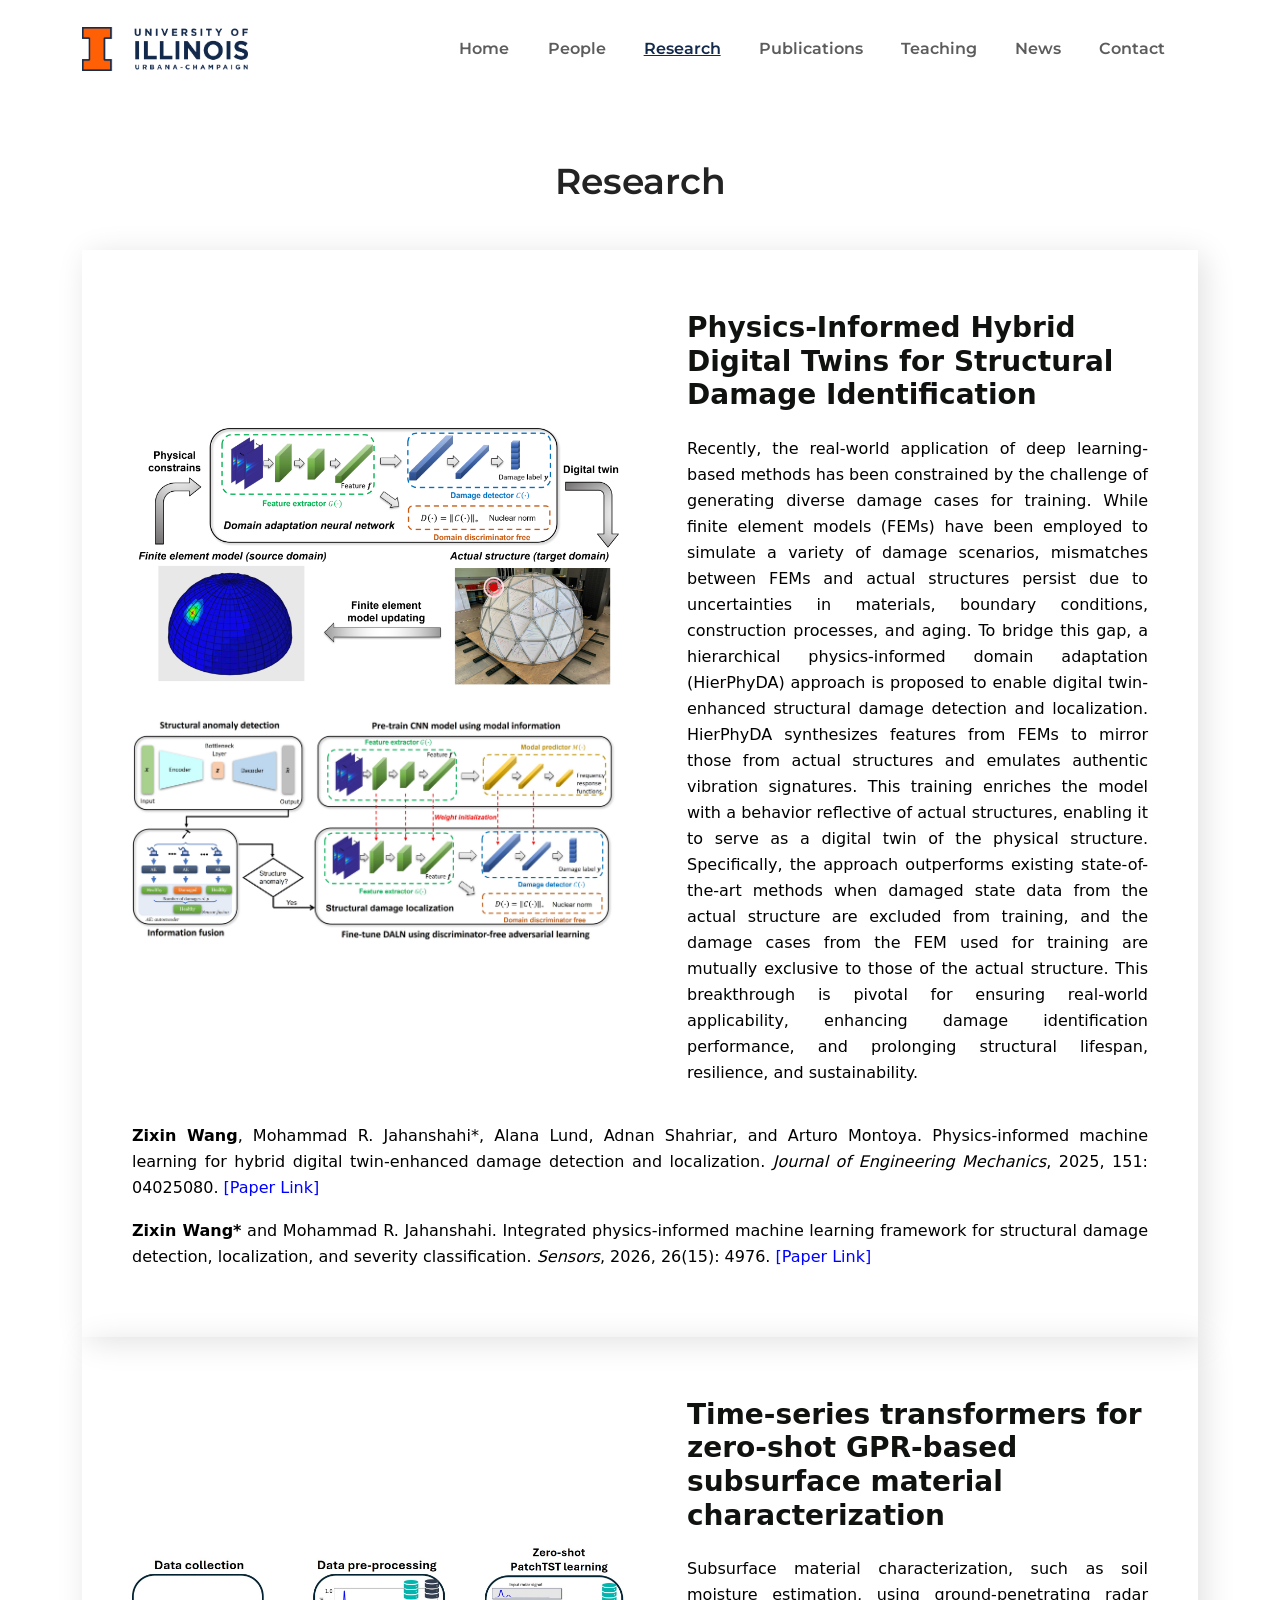
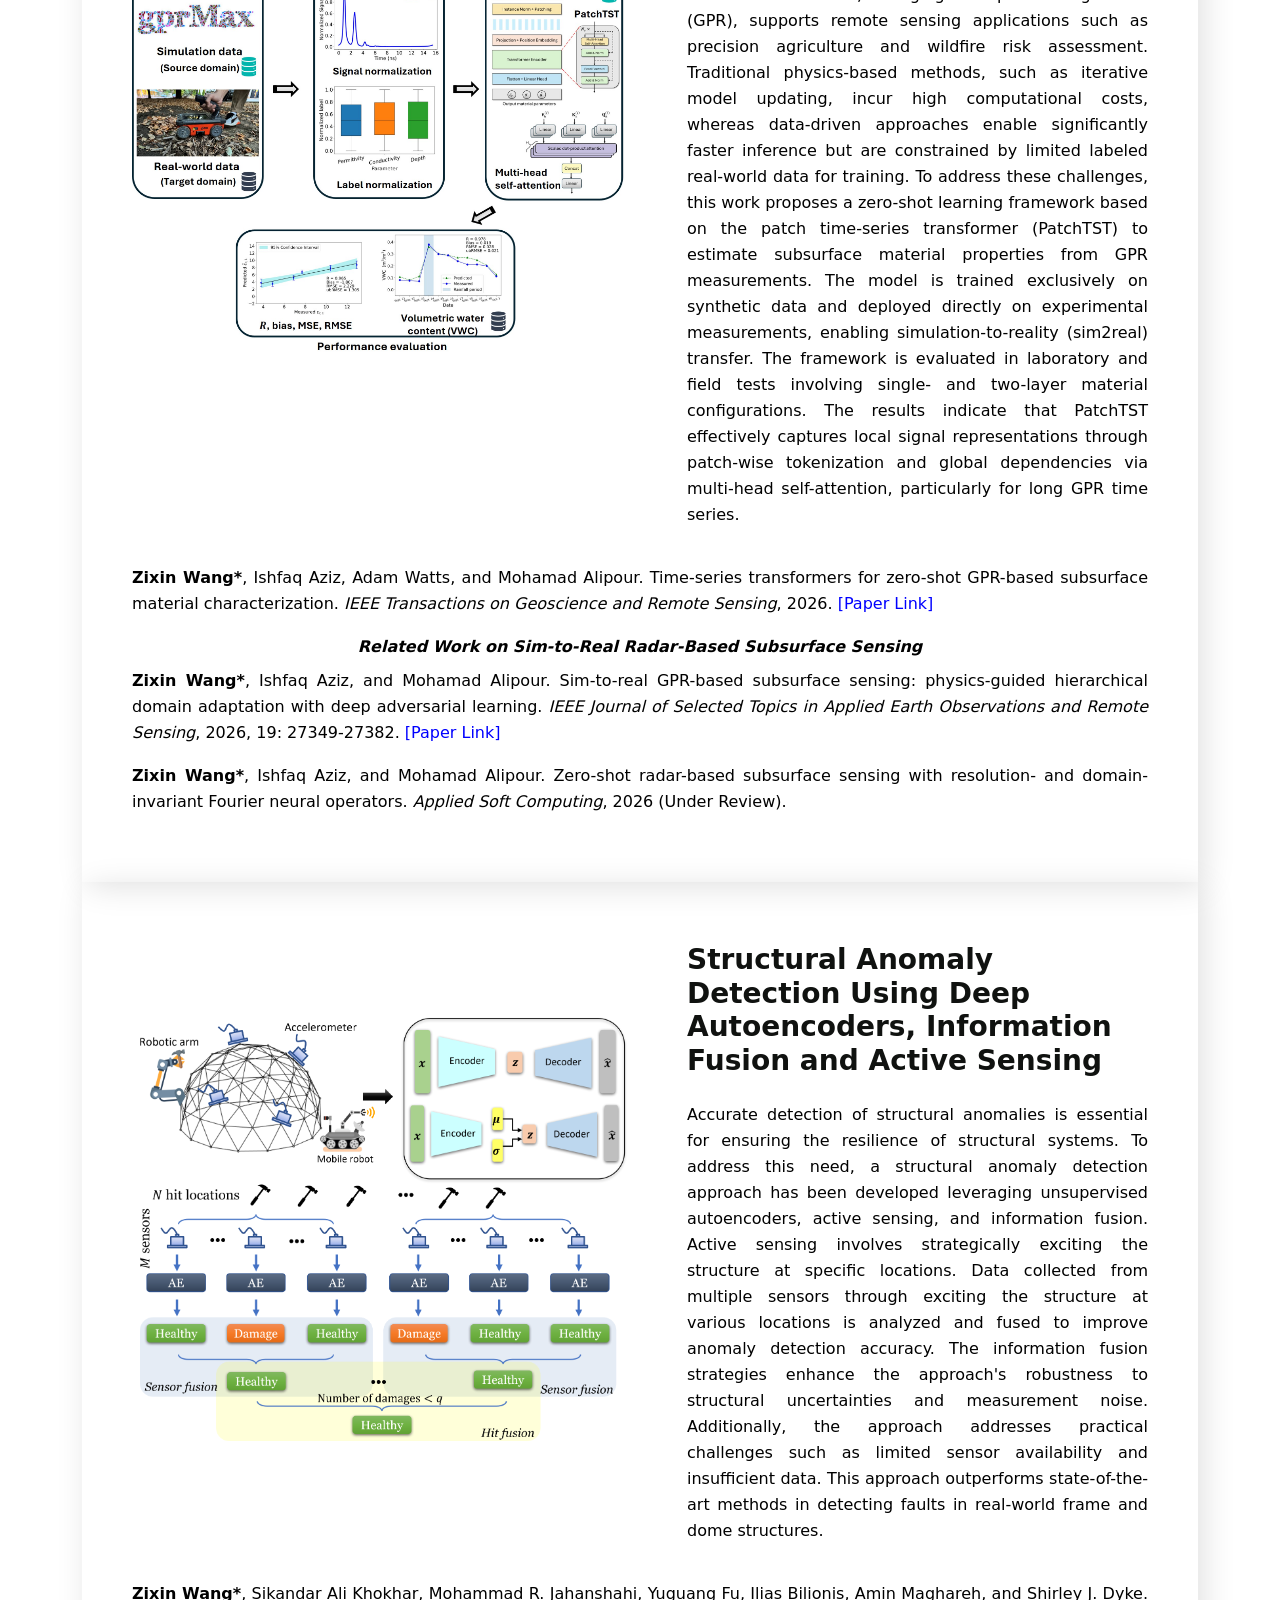
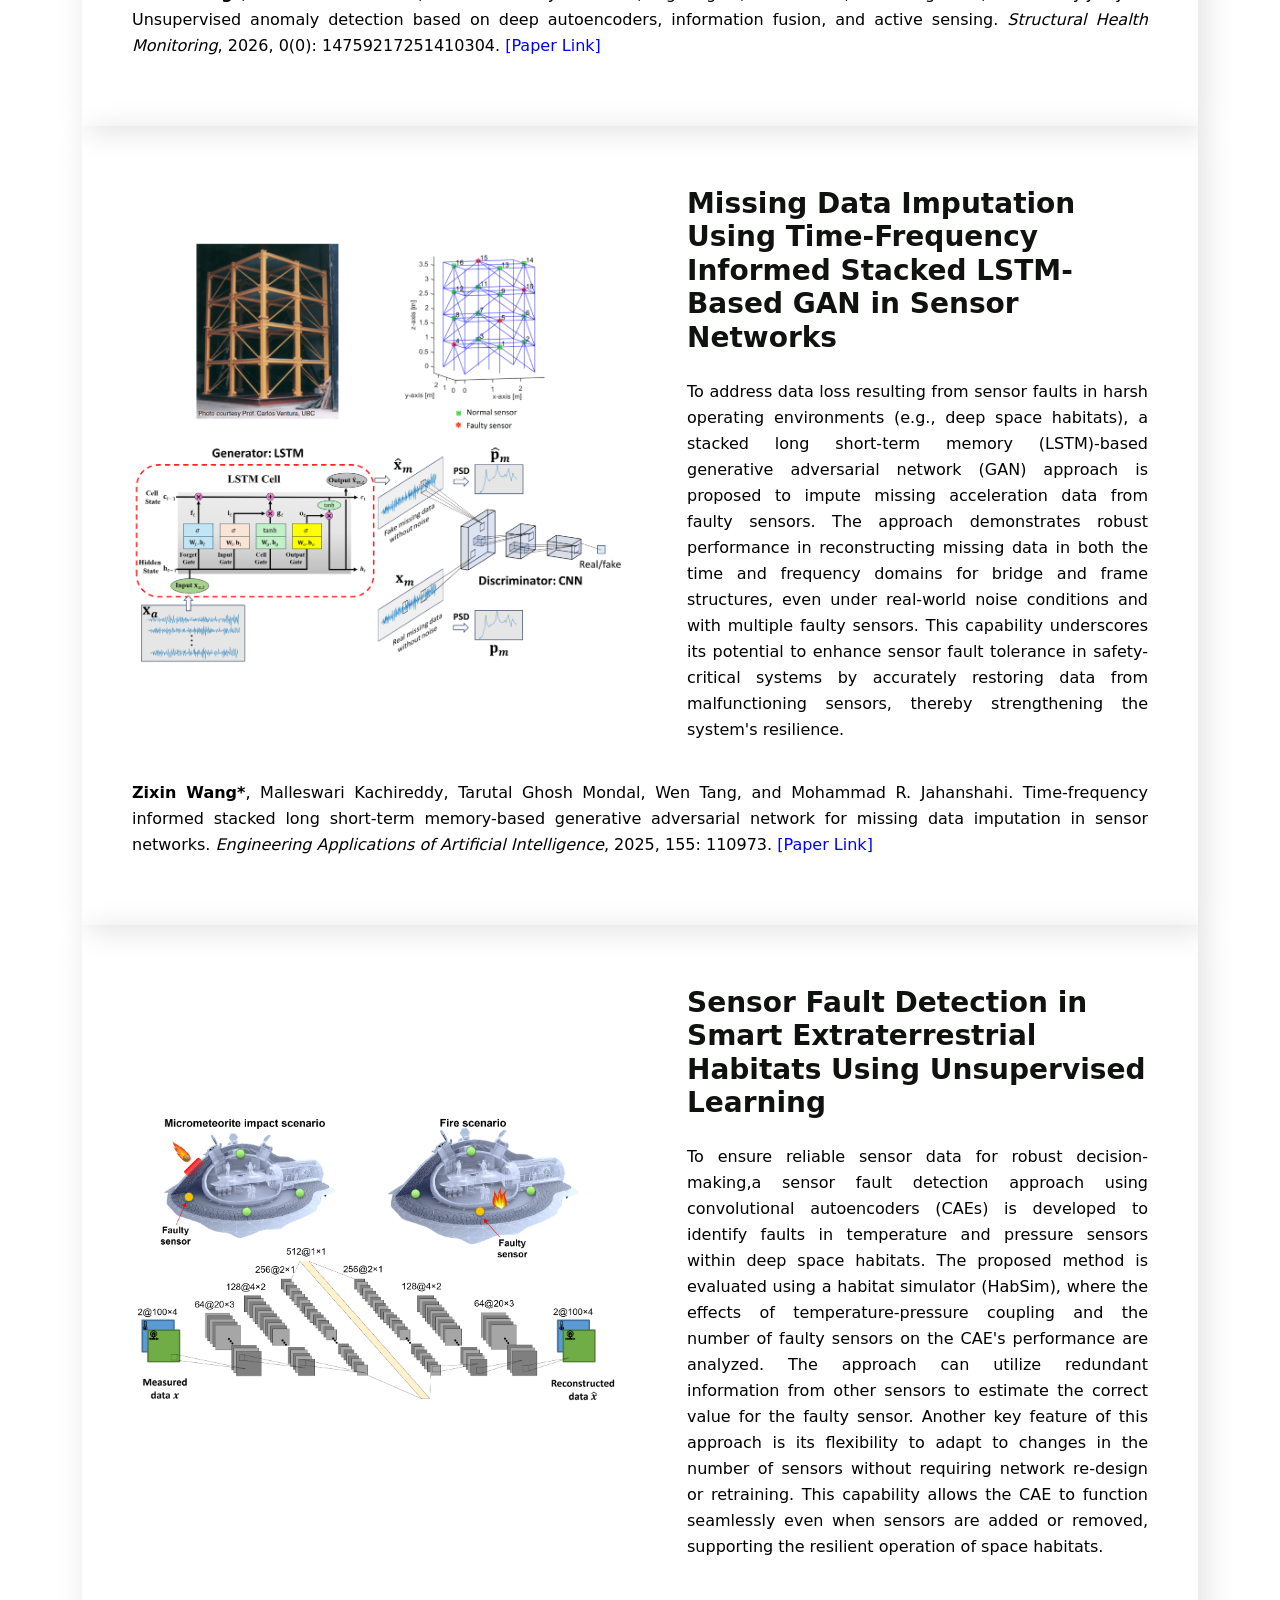
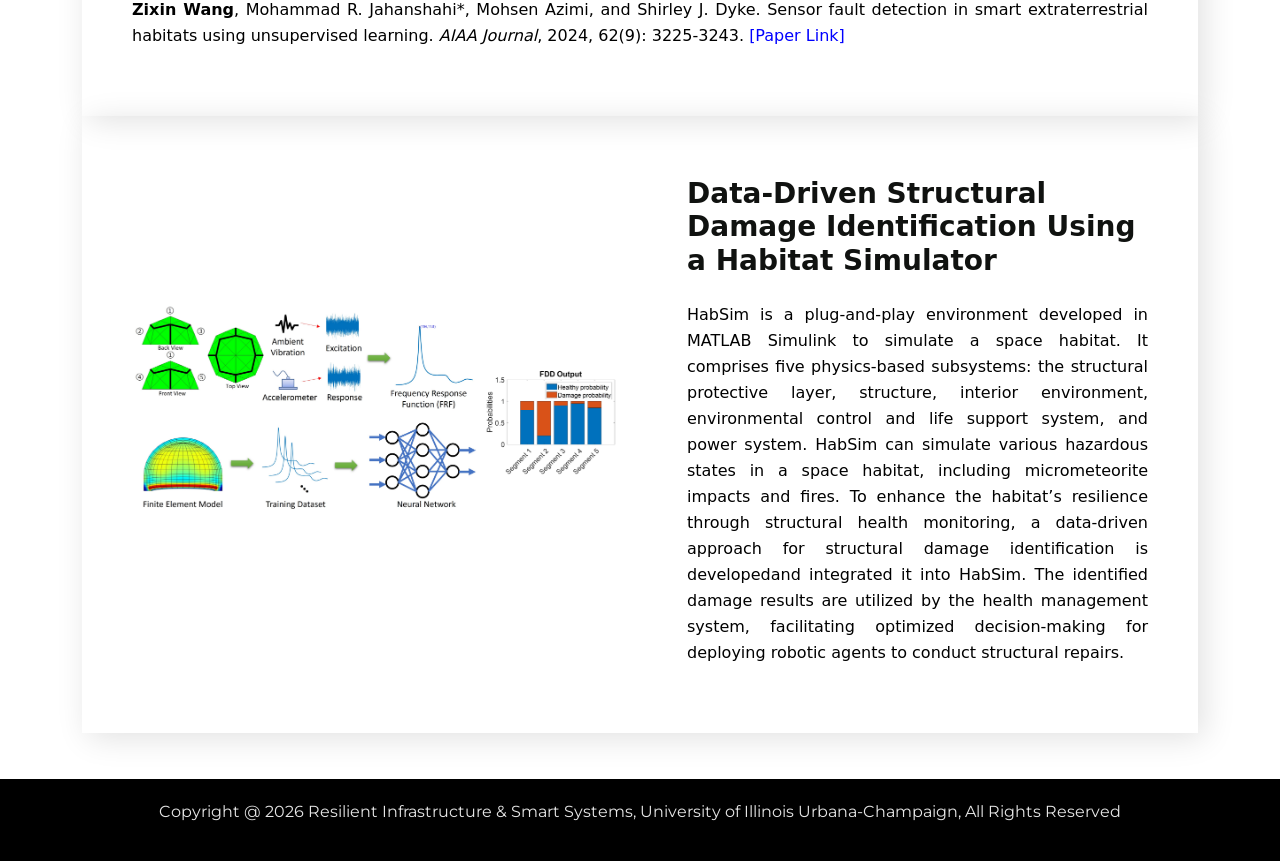
<file: research.html>
<!DOCTYPE html>
<html lang="en">

<head>
	<meta charset="UTF-8">
	<meta name="viewport" content="width=device-width, initial-scale=1.0">
	<title>Research</title>


	<!-- Favicon -->

	<!-- bootstrap CSS -->
	<link rel="stylesheet" href="static/css/bootstrap.min.css" type="text/css" media="all">
	<!-- carousel CSS -->
	<link rel="stylesheet" href="static/css/owl.carousel.min.css" type="text/css" media="all">
	<!-- animate CSS -->
	<link rel="stylesheet" href="static/css/animate.css" type="text/css" media="all">
	<!-- animated-text CSS -->
	<link rel="stylesheet" href="static/css/animated-text.css" type="text/css" media="all">
	<!-- font-awesome CSS -->
	<link rel="stylesheet" href="static/css/all.min.css" type="text/css" media="all">
	<!-- font-flaticon CSS -->
	<link rel="stylesheet" href="static/css/flaticon.css" type="text/css" media="all">
	<!-- theme-default CSS -->
	<link rel="stylesheet" href="static/css/theme-default.css" type="text/css" media="all">
	<!-- meanmenu CSS -->
	<link rel="stylesheet" href="static/css/meanmenu.min.css" type="text/css" media="all">
	<!-- transitions CSS -->
	<link rel="stylesheet" href="static/css/owl.transitions.css" type="text/css" media="all">
	<!-- venobox CSS -->
	<link rel="stylesheet" href="static/css/venobox.css" type="text/css" media="all">
	<!-- bootstrap icons -->
	<link rel="stylesheet" href="static/css/bootstrap-icons.css" type="text/css" media="all">
	<!-- Main Style CSS -->
	<link rel="stylesheet" href="static/css/style.css" type="text/css" media="all">
	<!-- responsive CSS -->
	<link rel="stylesheet" href="static/css/responsive.css" type="text/css" media="all">

	<link rel="stylesheet" href="static/css/scrollCue.css">


	<link rel="stylesheet" href="static/css/progresscircle.css">


	<script src="static/js/modernizr-3.5.0.min.js"></script>
	<link href="static/css/clash-display.css" rel="stylesheet">


</head>

<body>



<!--
	<div class="loader_bg">
		<div class="main-page">
			<div class="loader">
				<div class="spin-blend"></div>
				<div class="spin-blend"></div>
				<div class="spin-blend"></div>
				<div class="spin-blend"></div>
				<div class="spin-blend"></div>
			</div>
			<div class="loading-text">
				<div class="letter">L</div>
				<div class="letter">o</div>
				<div class="letter">a</div>
				<div class="letter">d</div>
				<div class="letter">i</div>
				<div class="letter">n</div>
				<div class="letter">g</div>
				<div class="letter">.</div>
				<div class="letter">.</div>
				<div class="letter">.</div>
			</div>
		</div>
	</div>
-->




	<div id="sticky-header" class="Design-Studio_nav_manu">
		<div class="container">
			<div class="row align-items-center">
				<div class="col-lg-2">
					<div class="logo">
						<a class="logo_img" href="https://illinois.edu/" title="Design-Studio">
							<img src="static/image/Illinois_formal_wordmark_fullcolor_rgb.png" style="width: 100%;height: 60%; margin: 0 auto;" alt="logo">
						</a>
						<a class="main_sticky" href="https://illinois.edu/" title="Design-Studio">
							<img src="static/image/Illinois_formal_wordmark_fullcolor_rgb.png" style="width: 100%;height: 60%; margin: 0 auto;" alt="logo">
						</a>
					</div>
				</div>
				<div class="col-lg-10">
					<nav class="Design-Studio_menu">
						<ul class="nav_scroll">
							<li><a href="index.html">Home </a></li>
							<li><a href="people.html">People </a></li>
							<li><a href="research.html"><font color="#13294b"><u>Research </u></font></a></li>
							<li><a href="publications.html">Publications </a></li>
							<li><a href="teaching.html">Teaching </a></li>
							<li><a href="news.html">News </a></li>
							<li><a href="contact.html">Contact</a></li>
						</ul>
					</nav>
				</div>
			</div>
		</div>
	</div>
 

    <div class="mobile-menu-area sticky d-sm-block d-md-block d-lg-none">
        <div class="mobile-menu">
            <a class="mobile-logo" href="https://illinois.edu/">
                <img src="static/image/Illinois_formal_wordmark_fullcolor_rgb.png"
                    alt="University of Illinois Urbana-Champaign">
            </a>

            <nav class="Design-Studio_menu">
                <ul class="nav_scroll">
                    <li><a href="index.html">Home</a></li>
                    <li><a href="people.html">People</a></li>
                    <li><a href="research.html">Research</a></li>
                    <li><a href="publications.html">Publications</a></li>
                    <li><a href="teaching.html">Teaching</a></li>
                    <li><a href="news.html">News</a></li>
                    <li><a href="contact.html">Contact</a></li>
                </ul>
            </nav>
        </div>
    </div>
 
<!--
	<div class="breadcumb-area">
		<div class="container">
			<div class="row">
				<div class="col-lg-12">
					<div class="breadcumb-content">
						<div class="breadcumb-title">
							<h1>Research</h1>
						</div>
						<div class="breadcumb-content-menu">
							<ul>
								<li><a href="index.html">Home</a></li>
								<li><span>/ Research</span></li>
							</ul>
						</div>
					</div>
				</div>
			</div>
		</div>
	</div>
-->
 

	<div class="portfolio-details pt-90 pb-70">
		<div class="container">
			<div class="row">
				<div class="col-lg-12">
					<div class="service-title">
						<h2>Research</h2>
						<h2> </h2>
					</div>
				</div>
				<div class="col-lg-12">
					<div class="portfolio-details">
						<div class="row align-items-center">
							<!--<div class="col-lg-6" data-cue="flipInX">-->
							<div class="col-lg-6">
								<div class="portfolio-details-thumb">
									<img src="static/image/physcis_informed_1.png" alt="">
									<img src="static/image/physcis_informed_2.jpg" alt="">
								</div>
							</div>
							<div class="col-lg-6">
								<!--<div class="portfolio-details-content pt-80 ml-3" data-cue="zoomIn">-->
								<div class="portfolio-details-content pt-80 ml-3">
									<div class="portfolio-details-title pb-4">
										<h2 style="font-size: 28px;">
										    Physics-Informed Hybrid Digital Twins for Structural Damage Identification
										</h2>
									</div>
									<div class="portfolio-details-content-text">
										<ul>
											<li><p align="justify">Recently, the real-world application of deep learning-based methods has been constrained by the challenge of generating diverse damage cases for training. While finite element models (FEMs) have been employed to simulate a variety of damage scenarios, mismatches between FEMs and actual structures persist due to uncertainties in materials, boundary conditions, construction processes, and aging. To bridge this gap, a hierarchical physics-informed domain adaptation (HierPhyDA) approach is proposed to enable digital twin-enhanced structural damage detection and localization. HierPhyDA synthesizes features from FEMs to mirror those from actual structures and emulates authentic vibration signatures. This training enriches the model with a behavior reflective of actual structures, enabling it to serve as a digital twin of the physical structure. Specifically, the approach outperforms existing state-of-the-art methods when damaged state data from the actual structure are excluded from training, and the damage cases from the FEM used for training are mutually exclusive to those of the actual structure. This breakthrough is pivotal for ensuring real-world applicability, enhancing damage identification performance, and prolonging structural lifespan, resilience, and sustainability.</p></li>
										</ul>
									</div>
								</div>
							</div>
						</div>
						
						<!-- Paper citation below BOTH image and text -->
                        <div class="row">
                            <div class="col-lg-12">
                                <div class="portfolio-details-content-text" style="margin-top: 20px;">
                                    <ul>
                                        <li><p align="justify"><b>Zixin Wang</b>, Mohammad R. Jahanshahi*, Alana Lund, Adnan Shahriar, and Arturo Montoya. Physics-informed machine learning for hybrid digital twin-enhanced damage detection and localization. <i style="font-style: italic;">Journal of Engineering Mechanics</i>, 2025, 151: 04025080. <a href="https://doi.org/10.1061/JENMDT.EMENG-8325" style="color: blue;">[Paper Link]</a></p></li>
                                        <li><p align="justify"><b>Zixin Wang*</b> and Mohammad R. Jahanshahi. Integrated physics-informed machine learning framework for structural damage detection, localization, and severity classification. <i style="font-style: italic;">Sensors</i>, 2026, 26(15): 4976. <a href="https://doi.org/10.3390/s26154976" style="color: blue;">[Paper Link]</a></p></li>
                                    </ul>
                                </div>
                            </div>
                        </div>
                        
					</div>
				</div>
			</div>
			
			
			
			
			
			<div class="row">
				<div class="col-lg-12">
					<div class="portfolio-details">
						<div class="row align-items-center">
							<!--<div class="col-lg-6" data-cue="flipInX">-->
							<div class="col-lg-6">
								<div class="portfolio-details-thumb">
									<img src="static/image/TST_Framework_Overview.jpg"
                                    style="width: 100%; max-width: 600px; height: auto;"
                                    alt="Time-series transformer research framework">
								</div>
							</div>
							<div class="col-lg-6">
								<!--<div class="portfolio-details-content pt-80 ml-3" data-cue="zoomIn">-->
								<div class="portfolio-details-content pt-80 ml-3">
									<div class="portfolio-details-title pb-4">
										<h2 style="font-size: 28px;">
										    Time-series transformers for zero-shot GPR-based subsurface material characterization
										</h2>
									</div>
									<div class="portfolio-details-content-text">
										<ul>
											<li><p align="justify"> Subsurface material characterization, such as soil moisture estimation, using ground-penetrating radar (GPR), supports remote sensing applications such as precision agriculture and wildfire risk assessment. Traditional physics-based methods, such as iterative model updating, incur high computational costs, whereas data-driven approaches enable significantly faster inference but are constrained by limited labeled real-world data for training. To address these challenges, this work proposes a zero-shot learning framework based on the patch time-series transformer (PatchTST) to estimate subsurface material properties from GPR measurements. The model is trained exclusively on synthetic data and deployed directly on experimental measurements, enabling simulation-to-reality (sim2real) transfer. The framework is evaluated in laboratory and field tests involving single- and two-layer material configurations. The results indicate that PatchTST effectively captures local signal representations through patch-wise tokenization and global dependencies via multi-head self-attention, particularly for long GPR time series.</p></li>
										</ul>
									</div>
								</div>
							</div>
						</div>
						
						<!-- Paper citation below BOTH image and text -->
                        <div class="row">
                            <div class="col-lg-12">
                                <div class="portfolio-details-content-text" style="margin-top: 20px;">
                                    <ul>
                                        <li>
                                            <p align="justify">
                                                <b>Zixin Wang*</b>, Ishfaq Aziz, Adam Watts, and Mohamad Alipour.
                                                Time-series transformers for zero-shot GPR-based subsurface material characterization.
                                                <i style="font-style: italic;">IEEE Transactions on Geoscience and Remote Sensing</i>, 2026.
                                                <a href="https://doi.org/10.1109/TGRS.2026.3737377" style="color: blue;">[Paper Link]</a>
                                            </p>
                                        </li>
                                    </ul>

                                    <p style="margin-top: 15px; margin-bottom: 8px; color: black; text-align: center;">
                                        <i style="font-style: italic;"><b>Related Work on Sim-to-Real Radar-Based Subsurface Sensing</b></i>
                                    </p>

                                    <ul>
                                        <li>
                                            <p align="justify">
                                                <b>Zixin Wang*</b>, Ishfaq Aziz, and Mohamad Alipour. 
                                                Sim-to-real GPR-based subsurface sensing: physics-guided hierarchical domain adaptation with deep adversarial learning. 
                                                <i style="font-style: italic;">IEEE Journal of Selected Topics in Applied Earth Observations and Remote Sensing</i>, 2026, 19: 27349-27382.
                                                <a href="https://doi.org/10.1109/JSTARS.2026.3721490" style="color: blue;">[Paper Link]</a>
                                            </p>
                                        </li>

                                        <li>
                                            <p align="justify">
                                                <b>Zixin Wang*</b>, Ishfaq Aziz, and Mohamad Alipour. 
                                                Zero-shot radar-based subsurface sensing with resolution- and domain-invariant Fourier neural operators. 
                                                <i style="font-style: italic;">Applied Soft Computing</i>, 2026 (Under Review).
                                            </p>
                                        </li>
                                    </ul>
                                </div>
                            </div>
                        </div>
                        
					</div>
				</div>
			</div>

			<div class="row">
				<div class="col-lg-12">
					<div class="portfolio-details">
						<div class="row align-items-center">
							<!--<div class="col-lg-6" data-cue="flipInX">-->
							<div class="col-lg-6">
								<div class="portfolio-details-thumb">
									<img src="static/image/structural_anomaly.png" alt="">
								</div>
							</div>
							<div class="col-lg-6">
								<!--<div class="portfolio-details-content pt-80 ml-3" data-cue="zoomIn">-->
								<div class="portfolio-details-content pt-80 ml-3">
									<div class="portfolio-details-title pb-4">
										<h2 style="font-size: 28px;">
                                            Structural Anomaly Detection Using Deep Autoencoders, Information Fusion and Active Sensing
                                        </h2>
									</div>
									<div class="portfolio-details-content-text">
										<ul>
											<li><p align="justify">Accurate detection of structural anomalies is essential for ensuring the resilience of structural systems. To address this need, a structural anomaly detection approach has been developed leveraging unsupervised autoencoders, active sensing, and information fusion. Active sensing involves strategically exciting the structure at specific locations. Data collected from multiple sensors through exciting the structure at various locations is analyzed and fused to improve anomaly detection accuracy. The information fusion strategies enhance the approach's robustness to structural uncertainties and measurement noise. Additionally, the approach addresses practical challenges such as limited sensor availability and insufficient data. This approach outperforms state-of-the-art methods in detecting faults in real-world frame and dome structures.</p></li>
										</ul>
									</div>

								</div>
							</div>
						</div>
						
			            <!-- Paper citation below BOTH image and text -->
                        <div class="row">
                            <div class="col-lg-12">
                                <div class="portfolio-details-content-text" style="margin-top: 20px;">
                                    <ul>
                                        <li><p align="justify"><b>Zixin Wang*</b>, Sikandar Ali Khokhar, Mohammad R. Jahanshahi, Yuguang Fu, Ilias Bilionis, Amin Maghareh, and Shirley J. Dyke. Unsupervised anomaly detection based on deep autoencoders, information fusion, and active sensing. <i style="font-style: italic;">Structural Health Monitoring</i>, 2026, 0(0): 14759217251410304. <a href="https://doi.org/10.1177/14759217251410304" style="color: blue;">[Paper Link]</a></p></li>
                                    </ul>
                                </div>
                            </div>
                        </div>
                        
					</div>
				</div>
			</div>
			
			
			
			
			
			<div class="row">
				<div class="col-lg-12">
					<div class="portfolio-details">
						<div class="row align-items-center">
							<!--<div class="col-lg-6" data-cue="flipInX">-->
							<div class="col-lg-6">
								<div class="portfolio-details-thumb">
									<img src="static/image/data_imputation.png" alt="">
								</div>
							</div>
							<div class="col-lg-6">
								<!--<div class="portfolio-details-content pt-80 ml-3" data-cue="zoomIn">-->
								<div class="portfolio-details-content pt-80 ml-3">
									<div class="portfolio-details-title pb-4">
										<h2 style="font-size: 28px;">
										    Missing Data Imputation Using Time-Frequency Informed Stacked LSTM-Based GAN in Sensor Networks
										</h2>
									</div>
									<div class="portfolio-details-content-text">
										<ul>
											<li><p align="justify">To address data loss resulting from sensor faults in harsh operating environments (e.g., deep space habitats), a stacked long short-term memory (LSTM)-based generative adversarial network (GAN) approach is proposed to impute missing acceleration data from faulty sensors. The approach demonstrates robust performance in reconstructing missing data in both the time and frequency domains for bridge and frame structures, even under real-world noise conditions and with multiple faulty sensors. This capability underscores its potential to enhance sensor fault tolerance in safety-critical systems by accurately restoring data from malfunctioning sensors, thereby strengthening the system's resilience.</p></li>
										</ul>
									</div>

								</div>
							</div>
						</div>
						
						<!-- Paper citation below BOTH image and text -->
                        <div class="row">
                            <div class="col-lg-12">
                                <div class="portfolio-details-content-text" style="margin-top: 20px;">
                                    <ul>
                                        <li><p align="justify"><b>Zixin Wang*</b>, Malleswari Kachireddy, Tarutal Ghosh Mondal, Wen Tang, and Mohammad R. Jahanshahi. Time-frequency informed stacked long short-term memory-based generative adversarial network for missing data imputation in sensor networks. <i style="font-style: italic;">Engineering Applications of Artificial Intelligence</i>, 2025, 155: 110973. <a href="https://doi.org/10.1016/j.engappai.2025.110973" style="color: blue;">[Paper Link]</a></p></li>
                                    </ul>
                                </div>
                            </div>
                        </div>
                        
					</div>
				</div>
			</div>
			
			
			
			
			
			<div class="row">
				<div class="col-lg-12">
					<div class="portfolio-details">
						<div class="row align-items-center">
							<!--<div class="col-lg-6" data-cue="flipInX">-->
							<div class="col-lg-6">
								<div class="portfolio-details-thumb">
									<img src="static/image/sensor_anomaly.png" alt="">
								</div>
							</div>
							<div class="col-lg-6">
								<!--<div class="portfolio-details-content pt-80 ml-3" data-cue="zoomIn">-->
								<div class="portfolio-details-content pt-80 ml-3">
									<div class="portfolio-details-title pb-4">
									    <h2 style="font-size: 28px;">
										    Sensor Fault Detection in Smart Extraterrestrial Habitats Using Unsupervised Learning
										</h2>
									</div>
									<div class="portfolio-details-content-text">
										<ul>
											<li><p align="justify">To ensure reliable sensor data for robust decision-making,a sensor fault detection approach using convolutional autoencoders (CAEs) is developed to identify faults in temperature and pressure sensors within deep space habitats. The proposed method is evaluated using a habitat simulator (HabSim), where the effects of temperature-pressure coupling and the number of faulty sensors on the CAE's performance are analyzed. The approach can utilize redundant information from other sensors to estimate the correct value for the faulty sensor. Another key feature of this approach is its flexibility to adapt to changes in the number of sensors without requiring network re-design or retraining. This capability allows the CAE to function seamlessly even when sensors are added or removed, supporting the resilient operation of space habitats.</p></li>

										</ul>
									</div>

								</div>
							</div>
						</div>
						
						<!-- Paper citation below BOTH image and text -->
                        <div class="row">
                            <div class="col-lg-12">
                                <div class="portfolio-details-content-text" style="margin-top: 20px;">
                                    <ul>
                                        <li><p align="justify"><b>Zixin Wang</b>, Mohammad R. Jahanshahi*, Mohsen Azimi, and Shirley J. Dyke. Sensor fault detection in smart extraterrestrial habitats using unsupervised learning. <i style="font-style: italic;">AIAA Journal</i>, 2024, 62(9): 3225-3243. <a href="https://doi.org/10.2514/1.J063815" style="color: blue;">[Paper Link]</a></p></li>
                                    </ul>
                                </div>
                            </div>
                        </div>
						
					</div>
				</div>
			</div>
			



			
			<div class="row">
				<div class="col-lg-12">
					<div class="portfolio-details">
						<div class="row align-items-center">
							<!--<div class="col-lg-6" data-cue="flipInX">-->
							<div class="col-lg-6">
								<div class="portfolio-details-thumb">
									<img src="static/image/HabSim_SHM.jpg" alt="">
								</div>
							</div>
							<div class="col-lg-6">
								<!--<div class="portfolio-details-content pt-80 ml-3" data-cue="zoomIn">-->
								<div class="portfolio-details-content pt-80 ml-3">
									<div class="portfolio-details-title pb-4">
									    <h2 style="font-size: 28px;">
										    Data-Driven Structural Damage Identification Using a Habitat Simulator
										</h2>
									</div>
									<div class="portfolio-details-content-text">
										<ul>
											<li><p align="justify">HabSim is a plug-and-play environment developed in MATLAB Simulink to simulate a space habitat. It comprises five physics-based subsystems: the structural protective layer, structure, interior environment, environmental control and life support system, and power system. HabSim can simulate various hazardous states in a space habitat, including micrometeorite impacts and fires. To enhance the habitat’s resilience through structural health monitoring, a data-driven approach  for structural damage identification is developedand integrated it into HabSim. The identified damage results are utilized by the health management system, facilitating optimized decision-making for deploying robotic agents to conduct structural repairs.</p></li>

										</ul>
									</div>

								</div>
							</div>
						</div>
					</div>
				</div>
			</div>

		</div>
	</div>

 




	<div class="copyright-section" style="background: #000;">					  
		<div class="container">
			<div class="row">
				<div class="col-lg-12">
					<div class="footer-bottom-content">
						<p>Copyright @ 2026 Resilient Infrastructure & Smart Systems, University of Illinois Urbana-Champaign, All Rights Reserved</p>
					</div>
				</div>
			</div>
		</div>
	</div>



	<script src="static/js/jquery-3.6.2.min.js"></script>

	<script src="static/js/popper.min.js"></script>

	<script src="static/js/bootstrap.min.js"></script>

	<script src="static/js/owl.carousel.min.js"></script>

	<script src="static/js/jquery.counterup.min.js"></script>

	<script src="static/js/waypoints.min.js"></script>

	<script src="static/js/jquery.celendar.js"></script>

	<script src="static/js/imagesloaded.pkgd.min.js"></script>

	<script src="static/js/venobox.js"></script>

	<script src="static/js/animated-text.js"></script>

	<script src="static/js/venobox.min.js"></script>

	<script src="static/js/isotope.pkgd.min.js"></script>

	<script src="static/js/jquery.meanmenu.js"></script>

	<script src="static/js/jquery.scrollUp.js"></script>

	<script src="static/js/jquery.barfiller.js"></script>

	<script src="static/js/theme.js"></script>

	<script src="static/js/scrollCue.min.js"></script>

	<script src="static/js/progresscircle.js"></script>
	<script>
		$('.circlechart').circlechart();
	</script>

</body>

</html>
</file>
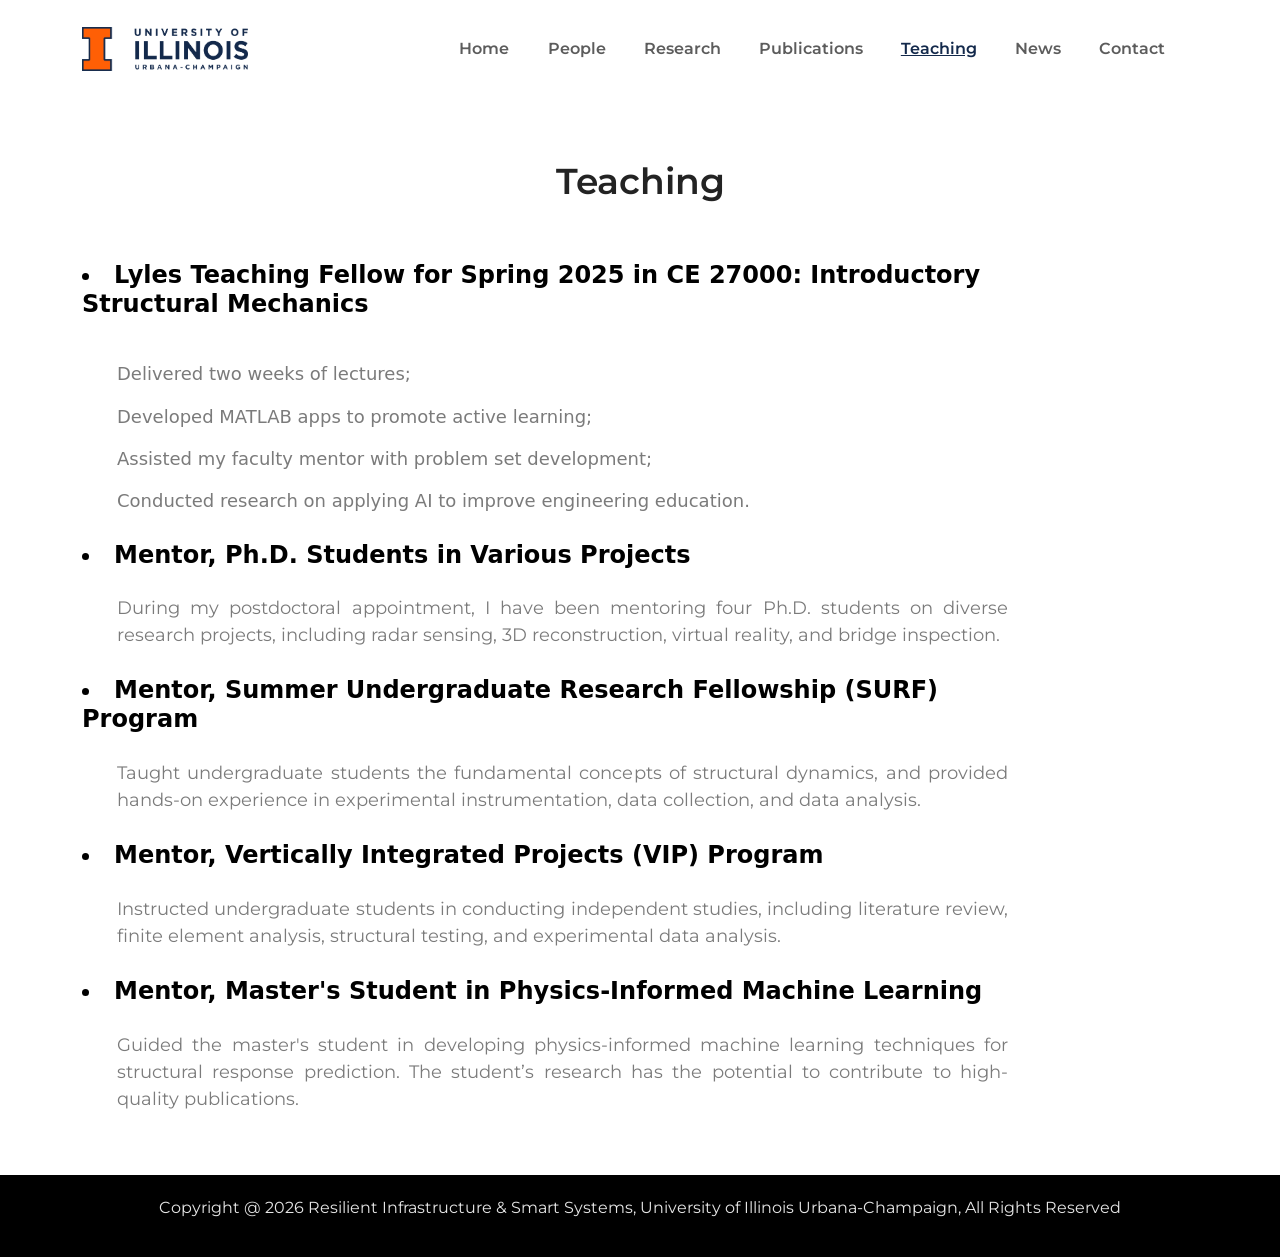
<file: teaching.html>
<!DOCTYPE html>
<html lang="en">

<head>
	<meta charset="UTF-8">
	<meta name="viewport" content="width=device-width, initial-scale=1.0">
	<title>Teaching</title>


	<!-- Favicon -->

	<!-- bootstrap CSS -->
	<link rel="stylesheet" href="static/css/bootstrap.min.css" type="text/css" media="all">
	<!-- carousel CSS -->
	<link rel="stylesheet" href="static/css/owl.carousel.min.css" type="text/css" media="all">
	<!-- animate CSS -->
	<link rel="stylesheet" href="static/css/animate.css" type="text/css" media="all">
	<!-- animated-text CSS -->
	<link rel="stylesheet" href="static/css/animated-text.css" type="text/css" media="all">
	<!-- font-awesome CSS -->
	<link rel="stylesheet" href="static/css/all.min.css" type="text/css" media="all">
	<!-- font-flaticon CSS -->
	<link rel="stylesheet" href="static/css/flaticon.css" type="text/css" media="all">
	<!-- theme-default CSS -->
	<link rel="stylesheet" href="static/css/theme-default.css" type="text/css" media="all">
	<!-- meanmenu CSS -->
	<link rel="stylesheet" href="static/css/meanmenu.min.css" type="text/css" media="all">
	<!-- transitions CSS -->
	<link rel="stylesheet" href="static/css/owl.transitions.css" type="text/css" media="all">
	<!-- venobox CSS -->
	<link rel="stylesheet" href="static/css/venobox.css" type="text/css" media="all">
	<!-- bootstrap icons -->
	<link rel="stylesheet" href="static/css/bootstrap-icons.css" type="text/css" media="all">
	<!-- Main Style CSS -->
	<link rel="stylesheet" href="static/css/style.css" type="text/css" media="all">
	<!-- responsive CSS -->
	<link rel="stylesheet" href="static/css/responsive.css" type="text/css" media="all">

	<link rel="stylesheet" href="static/css/scrollCue.css">


	<link rel="stylesheet" href="static/css/progresscircle.css">


	<script src="static/js/modernizr-3.5.0.min.js"></script>
	<link href="static/css/clash-display.css" rel="stylesheet">


</head>

<body>




<!--
	<div class="loader_bg">
		<div class="main-page">
			<div class="loader">
				<div class="spin-blend"></div>
				<div class="spin-blend"></div>
				<div class="spin-blend"></div>
				<div class="spin-blend"></div>
				<div class="spin-blend"></div>
			</div>
			<div class="loading-text">
				<div class="letter">L</div>
				<div class="letter">o</div>
				<div class="letter">a</div>
				<div class="letter">d</div>
				<div class="letter">i</div>
				<div class="letter">n</div>
				<div class="letter">g</div>
				<div class="letter">.</div>
				<div class="letter">.</div>
				<div class="letter">.</div>
			</div>
		</div>
	</div>
-->


<!--
	<div class="xs-sidebar-group info-group">
		<div class="xs-overlay xs-bg-black"></div>
		<div class="xs-sidebar-widget">
			<div class="sidebar-widget-container">
				<div class="widget-heading">
					<a href="#" class="close-side-widget">
						<i class="far fa-times-circle"></i>
					</a>
				</div>
				<div class="sidebar-textwidget">
-->
					<!-- Sidebar Info Content -->
<!--
					<div class="sidebar-info-contents">
						<div class="content-inner">
							<div class="nav-logo">
								<a href="index.html"><img src="static/picture/Design-Studio.png" alt="logo"></a>
							</div>
							<div class="content-box">
								<h2>About Us</h2>
								<p class="text">The argument in favor of using filler text goes something like this: If
									you use real content in the Consulting Process, anytime you reach a review point
									you’ll end up reviewing and negotiating the content itself and not the design.</p>
								<a href="index" class="theme-btn btn-style-two"><span>Consultation</span> <i
										class="fas fa-heart"></i></a>
							</div>
							<div class="contact-info">
								<h2>Contact Info</h2>
								<ul class="list-style-one">
									<li><span class="icon flaticon-email"></span>Chicago 12, Melborne City, USA</li>
									<li><span> <i class="bi bi-telephone-inbound"></i> </span>(+001) 123-456-7890</li>
									<li><span><i class="bi bi-geo-alt"></i></span>Example @gmail.com</li>
									<li><span><i class="bi bi-clock"></i></span>Week Days: 09.00 to 18.00 Sunday: Closed
									</li>
								</ul>
							</div>
-->
							<!-- Social Box -->
<!--
							<ul class="social-box">
								<li class="facebook"><a href="#" class="fab fa-facebook-f"></a></li>
								<li class="twitter"><a href="#" class="fab fa-instagram"></a></li>
								<li class="linkedin"><a href="#" class="fab fa-twitter"></a></li>
								<li class="instagram"><a href="#" class="fab fa-pinterest-p"></a></li>
								<li class="youtube"><a href="#" class="fab fa-linkedin-in"></a></li>
							</ul>
						</div>
					</div>
				</div>
			</div>
		</div>
	</div>
-->



	<div id="sticky-header" class="Design-Studio_nav_manu">
		<div class="container">
			<div class="row align-items-center">
				<div class="col-lg-2">
					<div class="logo">
                        <a class="logo_img" href="https://illinois.edu/" title="Design-Studio">
							<img src="static/image/Illinois_formal_wordmark_fullcolor_rgb.png" style="width: 100%;height: 60%; margin: 0 auto;" alt="logo">
						</a>
						<a class="main_sticky" href="https://illinois.edu/" title="Design-Studio">
							<img src="static/image/Illinois_formal_wordmark_fullcolor_rgb.png" style="width: 100%;height: 60%; margin: 0 auto;" alt="logo">
						</a>
					</div>
				</div>
				<div class="col-lg-10">
					<nav class="Design-Studio_menu">
						<ul class="nav_scroll">
							<li><a href="index.html">Home </a></li>
							<li><a href="people.html">People </a></li>
							<li><a href="research.html">Research </a></li>
							<li><a href="publications.html">Publications </a></li>
							<li><a href="teaching.html"><font color="#13294b"><u>Teaching </u></font></a></li>
							<li><a href="news.html">News </a></li>
							<li><a href="contact.html">Contact</a></li>
						</ul>
					</nav>
				</div>
			</div>
		</div>
	</div>
	

    <div class="mobile-menu-area sticky d-sm-block d-md-block d-lg-none">
        <div class="mobile-menu">
            <a class="mobile-logo" href="https://illinois.edu/">
                <img src="static/image/Illinois_formal_wordmark_fullcolor_rgb.png"
                    alt="University of Illinois Urbana-Champaign">
            </a>

            <nav class="Design-Studio_menu">
                <ul class="nav_scroll">
                    <li><a href="index.html">Home</a></li>
                    <li><a href="people.html">People</a></li>
                    <li><a href="research.html">Research</a></li>
                    <li><a href="publications.html">Publications</a></li>
                    <li><a href="teaching.html">Teaching</a></li>
                    <li><a href="news.html">News</a></li>
                    <li><a href="contact.html">Contact</a></li>
                </ul>
            </nav>
        </div>
    </div>


<!--
	<div class="breadcumb-area">
		<div class="container">
			<div class="row">
				<div class="col-lg-12">
					<div class="breadcumb-content">
						<div class="breadcumb-title">
							<h1>Teachingwork</h1>
						</div>
						<div class="breadcumb-content-menu">
							<ul>
								<li><a href="index.html">Home</a></li>
								<li><span>/ Teachingwork</span></li>
							</ul>
						</div>
					</div>
				</div>
			</div>
		</div>
	</div>
-->


	<div class="portfolio-details pt-90 pb-70">
		<div class="container">
			<div class="row">
				<div class="col-lg-12">
					<div class="service-title">
						<h2>Teaching</h2>
						<h2> </h2>
					</div>
				</div>
				<div class="col-md-10">
					<!--<div class="our-portfolio-title" data-cue="zoomIn">-->
					<div class="our-portfolio-title">
						<h4><li><b>Lyles Teaching Fellow for Spring 2025 in CE 27000: Introductory Structural Mechanics</b></li></h4>
						<br />
						<p align="justify">
							<font size="4">
								<dl class="hangingindent">Delivered two weeks of lectures;</dl> 
								<dl class="hangingindent">Developed MATLAB apps to promote active learning;</dl> 
								<dl class="hangingindent">Assisted my faculty mentor with problem set development;</dl>
								<dl class="hangingindent">Conducted research on applying AI to improve engineering education.</dl></font>
						</p>
					</div>
				</div>
			</div>
			
			<div class="row">
				<div class="col-md-10">
					<!--<div class="our-portfolio-title" data-cue="zoomIn">-->
					<div class="our-portfolio-title">
						<h4><li><b>Mentor, Ph.D. Students in Various Projects</b></li></h4>
						<br />
						<p align="justify" class="hangingindent">
							<font size="4">During my postdoctoral appointment, I have been mentoring four Ph.D. students on diverse research projects, including radar sensing, 3D reconstruction, virtual reality, and bridge inspection.</font>
						</p>
					</div>
				</div>
			</div>
			
			<div class="row">
				<div class="col-md-10">
					<!--<div class="our-portfolio-title" data-cue="zoomIn">-->
					<div class="our-portfolio-title">
						<h4><li><b>Mentor, Summer Undergraduate Research Fellowship (SURF) Program</b></li></h4>
						<br />
						<p align="justify" class="hangingindent">
							<font size="4">Taught undergraduate students the fundamental concepts of structural dynamics, and provided hands-on experience in experimental instrumentation, data collection, and data analysis.</font>
						</p>
					</div>
				</div>
			</div>

			<div class="row">
				<div class="col-md-10">
					<!--<div class="our-portfolio-title" data-cue="zoomIn">-->
					<div class="our-portfolio-title">
						<h4><li><b>Mentor, Vertically Integrated Projects (VIP) Program</b></li></h4>
						<br />
						<p align="justify" class="hangingindent">
							<font size="4">Instructed undergraduate students in conducting independent studies, including literature review, finite element analysis, structural testing, and experimental data analysis.</font>
						</p>
					</div>
				</div>
			</div>
			
			<div class="row">
				<div class="col-md-10">
					<!--<div class="our-portfolio-title" data-cue="zoomIn">-->
					<div class="our-portfolio-title">
						<h4><li><b>Mentor, Master's Student in Physics-Informed Machine Learning</b></li></h4>
						<br />
						<p align="justify" class="hangingindent">
							<font size="4">Guided the master's student in developing physics-informed machine learning techniques for structural response prediction. The student’s research has the potential to contribute to high-quality publications.</font>
						</p>
					</div>
				</div>
			</div>


		</div>
	</div>

	<div class="copyright-section" style="background: #000;">					  
		<div class="container">
			<div class="row">
				<div class="col-lg-12">
					<div class="footer-bottom-content">
						<p>Copyright @ 2026 Resilient Infrastructure & Smart Systems, University of Illinois Urbana-Champaign, All Rights Reserved</p>
					</div>
				</div>
			</div>
		</div>
	</div>


	<script src="static/js/jquery-3.6.2.min.js"></script>

	<script src="static/js/popper.min.js"></script>

	<script src="static/js/bootstrap.min.js"></script>

	<script src="static/js/owl.carousel.min.js"></script>

	<script src="static/js/jquery.counterup.min.js"></script>

	<script src="static/js/waypoints.min.js"></script>

	<script src="static/js/jquery.celendar.js"></script>

	<script src="static/js/imagesloaded.pkgd.min.js"></script>

	<script src="static/js/venobox.js"></script>

	<script src="static/js/animated-text.js"></script>

	<script src="static/js/venobox.min.js"></script>

	<script src="static/js/isotope.pkgd.min.js"></script>

	<script src="static/js/jquery.meanmenu.js"></script>

	<script src="static/js/jquery.scrollUp.js"></script>

	<script src="static/js/jquery.barfiller.js"></script>

	<script src="static/js/theme.js"></script>

	<script src="static/js/scrollCue.min.js"></script>

	<script src="static/js/progresscircle.js"></script>
	<script>
		$('.circlechart').circlechart();
	</script>

</body>

</html>
</file>
<file: static/css/flaticon.css>
/*
  	Flaticon icon font: Flaticon
  	Creation date: 01/08/2019 09:08
  	*/

@font-face {
  font-family: "Flaticon";
  src: url("../font/Flaticon.eot");
  src: url("https://drtheme.ditsolution.net/html/studio/assets/fonts/Flaticond41d.eot?") format("embedded-opentype"),
       url("../font/Flaticon.woff2") format("woff2"),
       url("../font/Flaticon.woff") format("woff"),
       url("../font/Flaticon.ttf") format("truetype"),
       url("../font/Flaticon.svg") format("svg");
  font-weight: normal;
  font-style: normal;
}

@media screen and (-webkit-min-device-pixel-ratio:0) {
  @font-face {
    font-family: "Flaticon";
    src: url("../font/Flaticon.svg") format("svg");
  }
}

[class^="flaticon-"]:before, [class*=" flaticon-"]:before,
[class^="flaticon-"]:after, [class*=" flaticon-"]:after {   
  font-family: Flaticon;
  font-size: inherit;
  font-style: normal;
}

.flaticon-report:before { content: "\f100"; }
.flaticon-clock:before { content: "\f101"; }
.flaticon-call:before { content: "\f102"; }
.flaticon-tourism:before { content: "\f103"; }
.flaticon-process:before { content: "\f104"; }
.flaticon-data:before { content: "\f105"; }
.flaticon-global:before { content: "\f106"; }
.flaticon-system:before { content: "\f107"; }
.flaticon-padlock:before { content: "\f108"; }
.flaticon-process-1:before { content: "\f109"; }
.flaticon-data-1:before { content: "\f10a"; }
.flaticon-work:before { content: "\f10b"; }
.flaticon-data-analytics:before { content: "\f10c"; }
.flaticon-chart:before { content: "\f10d"; }
.flaticon-algorithm:before { content: "\f10e"; }
.flaticon-data-2:before { content: "\f10f"; }
.flaticon-clock-1:before { content: "\f110"; }
.flaticon-microchip:before { content: "\f111"; }
.flaticon-server:before { content: "\f112"; }
.flaticon-24h:before { content: "\f113"; }
.flaticon-global-1:before { content: "\f114"; }
.flaticon-business-and-finance:before { content: "\f115"; }
.flaticon-space:before { content: "\f116"; }
.flaticon-information:before { content: "\f117"; }
.flaticon-privacy:before { content: "\f118"; }
.flaticon-alert:before { content: "\f119"; }
.flaticon-online-library:before { content: "\f11a"; }
.flaticon-info:before { content: "\f11b"; }
.flaticon-interaction:before { content: "\f11c"; }
.flaticon-mobile-app:before { content: "\f11d"; }
.flaticon-code:before { content: "\f11e"; }
.flaticon-developer:before { content: "\f11f"; }
.flaticon-intelligent:before { content: "\f120"; }
.flaticon-content:before { content: "\f121"; }
.flaticon-laptop:before { content: "\f122"; }
.flaticon-web:before { content: "\f123"; }
.flaticon-content-writing:before { content: "\f124"; }
.flaticon-computer:before { content: "\f125"; }
.flaticon-computer-1:before { content: "\f126"; }
.flaticon-graphic-design:before { content: "\f127"; }
.flaticon-analysis:before { content: "\f128"; }
.flaticon-bar-chart:before { content: "\f129"; }
.flaticon-analytics:before { content: "\f12a"; }
.flaticon-ui:before { content: "\f12b"; }
.flaticon-resume:before { content: "\f12c"; }
.flaticon-taxi:before { content: "\f12d"; }
.flaticon-online-shop:before { content: "\f12e"; }
.flaticon-smartphone:before { content: "\f12f"; }

.flaticon-next-1:before { content: "\f100"; }
.flaticon-back:before { content: "\f101"; }
.flaticon-next:before { content: "\f102"; }
.flaticon-back-1:before { content: "\f103"; }
.flaticon-respect:before { content: "\f104"; }
.flaticon-briefcase:before { content: "\f105"; }
.flaticon-graduation-hat:before { content: "\f106"; }
.flaticon-left-quote:before { content: "\f107"; }
.flaticon-aeroplane:before { content: "\f108"; }
.flaticon-jet:before { content: "\f109"; }
.flaticon-phone-call-1:before { content: "\f10a"; }
.flaticon-phone-call:before { content: "\f10b"; }
.flaticon-customer-service:before { content: "\f10c"; }
.flaticon-speech-bubble:before { content: "\f10d"; }
.flaticon-shopping-basket:before { content: "\f10e"; }
.flaticon-mail:before { content: "\f10f"; }
.flaticon-graph:before { content: "\f110"; }
.flaticon-compass:before { content: "\f111"; }
.flaticon-home:before { content: "\f112"; }
.flaticon-lifebuoy:before { content: "\f113"; }
.flaticon-time:before { content: "\f114"; }


.flaticon-artificial-intelligence:before { content: "\f100"; }
.flaticon-robotic-arm:before { content: "\f101"; }
.flaticon-ai:before { content: "\f102"; }
.flaticon-play-button:before { content: "\f103"; }
.flaticon-artificial-intelligence-1:before { content: "\f104"; }
.flaticon-automaton:before { content: "\f105"; }
.flaticon-brain:before { content: "\f106"; }
.flaticon-ai-1:before { content: "\f107"; }
.flaticon-artificial-intelligence-2:before { content: "\f108"; }
.flaticon-artificial-intelligence-3:before { content: "\f109"; }
.flaticon-mail:before { content: "\f10a"; }
.flaticon-machine-learning:before { content: "\f10b"; }
.flaticon-machine-learning-1:before { content: "\f10c"; }
.flaticon-code:before { content: "\f10d"; }
.flaticon-gps:before { content: "\f10e"; }
.flaticon-place:before { content: "\f10f"; }
.flaticon-phone:before { content: "\f110"; }
.flaticon-mail-1:before { content: "\f111"; }
.flaticon-artificial-intelligence-4:before { content: "\f112"; }
.flaticon-abc:before { content: "\f113"; }
.flaticon-contract:before { content: "\f114"; }
.flaticon-quote:before { content: "\f115"; }
.flaticon-business-and-finance:before { content: "\f116"; }
.flaticon-binary-code:before { content: "\f117"; }
.flaticon-database:before { content: "\f118"; }
.flaticon-font:before { content: "\f119"; }
.flaticon-speech-bubble:before { content: "\f11a"; }
.flaticon-face:before { content: "\f11b"; }
.flaticon-facial:before { content: "\f11c"; }
.flaticon-data:before { content: "\f11d"; }
.flaticon-facial-recognition:before { content: "\f11e"; }
.flaticon-right-arrow:before { content: "\f11f"; }
.flaticon-seo-and-web:before { content: "\f120"; }
.flaticon-encrypt:before { content: "\f121"; }
.flaticon-encrypt-1:before { content: "\f122"; }
.flaticon-data-encryption:before { content: "\f123"; }
.flaticon-tick:before { content: "\f124"; }
.flaticon-success:before { content: "\f125"; }
.flaticon-send:before { content: "\f126"; }
.flaticon-left-arrow:before { content: "\f127"; }
.flaticon-up-arrow:before { content: "\f128"; }
.flaticon-download-arrow:before { content: "\f129"; }
.flaticon-basket:before { content: "\f12a"; }
.flaticon-stylish-bag:before { content: "\f12b"; }
.flaticon-shopping-bag:before { content: "\f12c"; }
.flaticon-bag:before { content: "\f12d"; }
.flaticon-chat:before { content: "\f12e"; }
.flaticon-robotics:before { content: "\f12f"; }
.flaticon-qr:before { content: "\f130"; }
.flaticon-production:before { content: "\f131"; }
.flaticon-inclusion:before { content: "\f132"; }
.flaticon-feature:before { content: "\f133"; }
.flaticon-art-and-design:before { content: "\f134"; }
.flaticon-search:before { content: "\f135"; }
.flaticon-seo-and-web-1:before { content: "\f136"; }
.flaticon-phone-1:before { content: "\f137"; }
.flaticon-email:before { content: "\f138"; }
.flaticon-error:before { content: "\f139"; }
.flaticon-close:before { content: "\f13a"; }
.flaticon-gps-1:before { content: "\f13b"; }
.flaticon-cross-out:before { content: "\f13c"; }
.flaticon-woman-bag:before { content: "\f13d"; }
</file>
<file: static/css/theme-default.css>
/*

  font-family: 'Montserrat', sans-serif;

*/
@import url('css2.css');


html,
body {
    overflow-x: hidden;
}

html {
    scroll-behavior: smooth;
}

body {
    color: #7b7b7b;
    font-weight: 400;
    line-height: 26px;
    text-align: left;
   
}

p {

    font-weight: 400;
    font-style: normal;
}

h1,
h2,
h3,
h4,
h5,
h6 {
    color: #101210;                                        
    font-style: normal;
    margin-bottom: 0;
    margin-top: 11px;
    line-height: 1.2;
    font-weight: 600;
    -webkit-transition: .5s;
    transition: .5s;
    font-size: 36px;
}

a {
    -webkit-transition: all 0.3s ease-out 0s;
    transition: all 0.3s ease-out 0s;
}

a {
    color: #101010;
    text-decoration: none;
}

a:focus,
.btn:focus {
    text-decoration: none;
    outline: none;
}

a:focus,
a:hover {
    text-decoration: none;
    text-decoration: none;
    color: #101010;
}

.uppercase {
    text-transform: uppercase;
}

.capitalize {
    text-transform: capitalize;
}

h1 a,
h2 a,
h3 a,
h4 a,
h5 a,
h6 a {
    color: inherit;
    -webkit-transition: .5s;
    transition: .5s;
}

h1 {
    font-size: 36px;
}

h2 {
    font-size: 35px;

}

h3 {
    font-size: 30px;
}

h4 {
    font-size: 24px;
}

h5 {
   font-size: 15px;
}

h6 {
    font-size: 18px;
}

.align-items-center {
    -ms-flex-align: center!important;
    align-items: center!important;
}


.d-flex {
    display: -ms-flexbox!important;
    display: flex!important;
}

.white h1,
.white h2,
.white h3,
.white h4,
.white h5,
.white h6 {
    color: #fff;
}

.white p {
    color: #fff;
}

.white i {
    color: #fff;
}

ul {
    margin: 0px;
    padding: 0px;
}



ul {
    margin: 0;

    padding: 0;
}



input:focus, button:focus {
    outline-color: #fff;
    border: 1px solid #fff!important;
}

textarea:focus {
    border: 1px solid #ffde5d !important;
    outline-color: #ffde5d;
}

select:focus {
    border-color: #ffde5d;
    outline-color: #ffde5d;
    border: 1px solid #ffde5d;
}

hr {
    margin: 5px 0 5px;
    padding: 0px;
    border-bottom: 1px solid #333;
    border-top: 0px;
}

hr.style-2 {
    border-bottom: 1px dashed #101010;
    margin: 5px 0 10px;
}

hr.mp-0 {
    margin: 0;
    border-bottom: 1px solid #101010;
}

hr.mtb-40 {
    margin: 5px 0;
    border-bottom: 1px solid #101010;
    border-top: 0px;
}

label {
    color: #fff;
    cursor: pointer;
    font-size: 14px;
    font-weight: 400;
}

a,
i,
cite,
em,
var,
address,
dfn,
ol,
li,
ul {
    font-style: normal;
    font-weight: 400;
}


*::-moz-selection {
    background: #4fc1f0;
    color: #454545;
    text-shadow: none;
}

::-moz-selection {
    background: #4fc1f0;
    color: #454545;
    text-shadow: none;
}

::selection {
    background: #4fc1f0;
    color: #454545;
    text-shadow: none;
}

::placeholder {
    color: #101010;
    font-size: 15px;
}

::-webkit-input-placeholder {
   color: #101010;
}


::-moz-placeholder {
    /* Firefox 19+ */
    color: #454545;
}

:-ms-input-placeholder {
    /* IE 10+ */

    color: #454545;
}

:-moz-placeholder {
    /* Firefox 18- */

    color: #454545;
}

/* Contact Area */
.counter_area ::-moz-selection {
    color: #001d23;
    text-shadow: none;
}

.contact_area ::-moz-selection {
    color: #001d23;
    text-shadow: none;
}

.contact_area ::selection {
    color: #001d23;
    text-shadow: none;
}

.contact_area ::placeholder {
    color: #001d23;
    font-size: 16px;
}

.contact_area ::-webkit-input-placeholder {
    /* Chrome/Opera/Safari */
    color: #001d23;
}

.contact_area ::-moz-placeholder {
    /* Firefox 19+ */
    color: #001d23;
}

.contact_area :-ms-input-placeholder {
    /* IE 10+ */
    color: #001d23;
}

.contact_area :-moz-placeholder {
    /* Firefox 18- */
    color: #001d23;
}

.blog_reply ::-moz-selection {
    color: #151948;
}

.blog_reply ::-moz-selection {
    color: #151948;
}

.blog_reply ::selection {
    color: #151948;
}

.blog_reply::placeholder {
    color: #151948;
}

.blog_reply ::-webkit-input-placeholder {
    /* Chrome/Opera/Safari */
    color: #151948;
}

.blog_reply ::-moz-placeholder {
    /* Firefox 19+ */
    color: #151948;
}

.blog_reply :-ms-input-placeholder {
    /* IE 10+ */
    color: #151948;
}

.blog_reply :-moz-placeholder {
    /* Firefox 18- */
    color: #151948;
}

.text-right {
    text-align: right!important;
}

.pr-0{
    padding-right: 0px;
}

.pl-0{
    padding-left: 0px;
}
</file>
<file: static/css/venobox.css>
/* ------ venobox.css --------*/
.vbox-overlay *, .vbox-overlay *:before, .vbox-overlay *:after{
    -webkit-backface-visibility: hidden;
    -webkit-box-sizing:border-box;
    -moz-box-sizing:border-box;
    box-sizing:border-box;
}
/* ------- overlay: change here background color and opacity ----- */
.vbox-overlay{
    background: #fdfdfd;
    background: rgba(0,0,0,0.85); 
    width: 100%;
    height: auto;
    position: fixed;
    top: 0;
    left: 0;
    bottom: 0;
    z-index: 9999;
    opacity: 0;
    overflow-x: hidden;
    overflow-y: auto;

}

/* ----- preloader - choose between CIRCLE, IOS, DOTS, QUADS ----- */

/* circle preloader */
.vbox-preloader{
    position:fixed; 
    width:32px; 
    height:32px;
    left:50%; 
    top:50%; 
    margin-left:-16px; 
    margin-top:-16px;
    background-image: url(../image/preload-circle.png);
    text-indent: -100px;
    overflow: hidden;
    -webkit-animation: playload 1.4s steps(18) infinite;
       -moz-animation: playload 1.4s steps(18) infinite;
        -ms-animation: playload 1.4s steps(18) infinite;
         -o-animation: playload 1.4s steps(18) infinite;
            animation: playload 1.4s steps(18) infinite;
}
@-webkit-keyframes playload {
   from { background-position:    0px; }
     to { background-position: -576px; }
}
@-moz-keyframes playload {
   from { background-position:    0px; }
     to { background-position: -576px; }
}
@-ms-keyframes playload {
   from { background-position:    0px; }
     to { background-position: -576px; }
}
@-o-keyframes playload {
   from { background-position:    0px; }
     to { background-position: -576px; }
}
@keyframes playload {
   from { background-position:    0px; }
     to { background-position: -576px; }
}


/* IOS preloader */

/*.vbox-preloader{
    position:fixed; 
    width:32px; 
    height:32px;
    left:50%; 
    top:50%; 
    margin-left:-16px; 
    margin-top:-16px;
    background-image: url(preload-ios.png);
    text-indent: -100px;
    overflow: hidden;
    -webkit-animation: playload 1.4s steps(12) infinite;
       -moz-animation: playload 1.4s steps(12) infinite;
        -ms-animation: playload 1.4s steps(12) infinite;
         -o-animation: playload 1.4s steps(12) infinite;
            animation: playload 1.4s steps(12) infinite;
}

@-webkit-keyframes playload {
   from { background-position:    0px; }
     to { background-position: -384px; }
}
@-moz-keyframes playload {
   from { background-position:    0px; }
     to { background-position: -384px; }
}
@-ms-keyframes playload {
   from { background-position:    0px; }
     to { background-position: -384px; }
}
@-o-keyframes playload {
   from { background-position:    0px; }
     to { background-position: -384px; }
}
@keyframes playload {
   from { background-position:    0px; }
     to { background-position: -384px; }
}
*/


/* dots preloader */
/*
.vbox-preloader{
    position:fixed; 
    width:32px; 
    height:11px;
    left:50%; 
    top:50%; 
    margin-left:-16px; 
    margin-top:-16px;
    background-image: url(preload-dots.png);
    text-indent: -100px;
    overflow: hidden;
    -webkit-animation: playload 1.4s steps(24) infinite;
       -moz-animation: playload 1.4s steps(24) infinite;
        -ms-animation: playload 1.4s steps(24) infinite;
         -o-animation: playload 1.4s steps(24) infinite;
            animation: playload 1.4s steps(24) infinite;
}

@-webkit-keyframes playload {
   from { background-position:    0px; }
     to { background-position: -768px; }
}
@-moz-keyframes playload {
   from { background-position:    0px; }
     to { background-position: -768px; }
}
@-ms-keyframes playload {
   from { background-position:    0px; }
     to { background-position: -768px; }
}
@-o-keyframes playload {
   from { background-position:    0px; }
     to { background-position: -768px; }
}
@keyframes playload {
   from { background-position:    0px; }
     to { background-position: -768px; }
}
*/


/* quads preloader */
/*
.vbox-preloader{
    position:fixed; 
    width:32px; 
    height:10px;
    left:50%; 
    top:50%; 
    margin-left:-16px; 
    margin-top:-16px;
    background-image: url(preload-quads.png);
    text-indent: -100px;
    overflow: hidden;
    -webkit-animation: playload 1.4s steps(12) infinite;
       -moz-animation: playload 1.4s steps(12) infinite;
        -ms-animation: playload 1.4s steps(12) infinite;
         -o-animation: playload 1.4s steps(12) infinite;
            animation: playload 1.4s steps(12) infinite;
}
@-webkit-keyframes playload {
   from { background-position:    0px; }
     to { background-position: -384px; }
}
@-moz-keyframes playload {
   from { background-position:    0px; }
     to { background-position: -384px; }
}
@-ms-keyframes playload {
   from { background-position:    0px; }
     to { background-position: -384px; }
}
@-o-keyframes playload {
   from { background-position:    0px; }
     to { background-position: -384px; }
}
@keyframes playload {
   from { background-position:    0px; }
     to { background-position: -384px; }
}
*/
/* ----- navigation ----- */
.vbox-close{
    cursor: pointer;
    position: fixed;
    top: -1px;
    right: 0;
    width: 46px;
    height: 40px;
    padding: 10px 20px 10px 0;
    display: block;
    background: url(../image/close.gif) no-repeat #161617;
    background-position:10px center;
    color: #fff;
    text-indent: -100px;
    overflow: hidden;
}
.vbox-next, .vbox-prev{
    box-sizing: content-box;
    cursor: pointer;
    position: fixed;
    top: 50%;
    color: #fff;
    width: 30px;
    height: 170px;
    margin-top: -85px;
    text-indent: -100px;
    border: solid transparent; /* Using border instead of padding to keep bg image in place */
    overflow: hidden;
}
.vbox-prev{
    left: 0;
    border-width: 0 30px 0 10px;
    background: url(../image/prev.gif) center center no-repeat;
}
.vbox-next{
    right: 0;
    border-width: 0 10px 0 30px;
    background: url(../image/next.gif) center center no-repeat;
}

.vbox-title{
    width: 100%;
    height: 40px;
    float: left;
    text-align: center;
    line-height: 28px;
    font-size: 12px;
    color: #fff;
    padding: 6px 40px;
    overflow: hidden;
    background: #161617;
    position: fixed;
    display: none;
    top: -1px;
    left: 0;

}
.vbox-num{
    cursor: default;
    position: fixed;
    top: -1px;
    left: 0;
    height: 40px;
    display: block;
    color: #fff;
    overflow: hidden;
    line-height: 28px;
    font-size: 12px;
    padding: 6px 10px;
    background: #161617;
    display: none;
}
/* ------- inline window ------ */
.vbox-inline{
    width: 420px;
    height: 315px;
    padding: 10px;
    background: #fff;
    text-align: left;
    margin: 0 auto;
    overflow: auto;
}

/* ------- Video & iFrames window ------ */
.venoframe{
    border: none;
    width: 960px;
    height: 720px;
}
@media (max-width: 992px) {
    .venoframe{
        width: 640px;
        height: 480px;
    }
}
@media (max-width: 767px) {
    .venoframe{
        width: 420px;
        height: 315px;
    }
}
@media (max-width: 460px) {
    .vbox-inline{
        width: 100%;
    }

    .venoframe{
        width: 100%;
        height: 260px;
    }
}

/* ------- PLease do NOT edit this! (or do it at your own risk) ------ */
.vbox-open{
    overflow: hidden;
}
.vbox-container{
    position: relative;
    background: #000;
    width: 100%;
    max-width: 1200px;
    margin: 0 auto;
    padding: 0 15px;
}
.vbox-content{
    text-align: center;
    float: left;
    width: 100%;
    position: relative;
    overflow: hidden;
}
.vbox-container img{
    max-width: 100%;
    height: auto;
}
</file>
<file: static/css/style.css>
/*===============================================
Template Name:  - SEO Marketing Agency HTML5 Template
Author:  https://Templatemonstar.net/user/drtheme
Description: Description
Version: 1.0.0
Text Domain:
Tags: agency, consulting, digital agency, digital marketing, digital marketing agency, marketing, marketing agency, media agency, portfolio, seo, seo agency, seo agency theme, seo marketing, smm, social media marketing agency.
================================================*/

/*TABLE OF CONTENTS*/
/*=====================
01.  Header Top Menu Area Css
02.  Nav Menu Area Css 
03.  Slider Area Css
04.  Section Title Css
05.  Service Area css
06.  About Area Css
07.  Counter Area Css
08.  Case Study Area Css
09.  Testimonial Area Css
10.  Process Area Css
11.  Team Area Css
12. Faq Area Css
13.  Brand Section Css
14. Call Do Section Css
15.  Form Box Css
16.  Skill Area Css
17.  Blog Area Css
18.  footer Area Css
19.  Subscribe Area Css
20.  Lines CSS
21.  Prossess Ber Css
22.  Scrollup Section
23.  Bounce Animation Css 
24.  Animation Dance
25.  Breadcumb Area Css
26.  abouts_areas Css
27.  Feture-Area Css
28.  Pricing Section Css
29.  Web Development Section CSS
30.  Contact  US Css
31.  Blog Sidber Widget CSS
32.  Case Study Details Css
33.  Search Box Css
34.  Loader Css
=======================*/



/*==============header-main-area-start=====================*/

.Design-Studio_nav_manu {
    transition: .5s;
    z-index: 2;
    position: relative;
    padding: 0 60px 0;
    background-color: rgb(255, 255, 255);
}

.sticky {
    left: 0;
    margin: auto;
    position: fixed !important;
    top: 0;
    width: 100%;
    background-color: #fff;
    -webkit-box-shadow: 0 2px 5px -2px rgba(0, 0, 0, 0.1);
    box-shadow: 0 2px 5px -2px rgba(0, 0, 0, 0.1);
    transition: .5s !important;
    z-index: 922;
    -webkit-animation: 300ms running fadeInDown;
    animation: 500ms running fadeInUp;
    animation-name: slideInDown;
}

.sticky .Design-Studio_menu>ul>li>a {
    color: #101010;
}

.sticky .main-btn {
    background: #CEB888;
}


/*  Menu Css*/

nav.Design-Studio_menu {
    text-align: right;
    position: relative;
    z-index: 1;
    margin-left: 11px;
}

.Design-Studio_menu ul {
    list-style: none;
    display: inline-block;
    padding: 0;
    margin: 0;
}

.Design-Studio_menu>ul>li {
    display: inline-block;
    position: relative;
    margin-right: 33px;
    z-index: 1;
}


.Design-Studio_menu>ul>li>a {
    text-decoration: none;
    position: relative;
    font-size: 16px;
    display: block;
    padding: 10px 0;
    transition: .5s;
    color: rgb(92, 92, 92);
    line-height: 4.875;
    font-weight: 600;
    font-family: 'Montserrat', sans-serif;
}


.Design-Studio_menu>ul>li>a:hover{
    color: rgb(19,41,75);
}


nav.Design-Studio_menu span {
    font-size: 11px;
    font-family: 'Montserrat', sans-serif;
}


/*menu button*/
 
.header-src-btn {
  display: inline-block;
  position: relative;
  padding-right: 30px;
  top: 10px;
}


.search-box-btn.search-box-outer {
    position: absolute;
    bottom: 4px;
    right: 0px;
}

.search-box-btn.search-box-outer i {
    font-size: 15px;
    display: inline-block;
    color: #0a2c3d;
    cursor: pointer;
}



/*Style Two Nav Menu*/

.style-two.Design-Studio_nav_manu {
    border-bottom: 1px solid rgba(255,255,255,0.10196078431372549);
}

.style-two .Design-Studio_menu>ul>li>a {
    color: #fff;

}

/*style two btn*/



/*** Sub Menu Style 
==========================***/

.Design-Studio_menu ul .sub-menu {
    position: absolute;
    left: 0;
    top: 130%;
    width: 217px;
    text-align: left;
    background: #fff;
    padding: 0;
    margin: 0;
    z-index: 1;
    -webkit-box-shadow: 0px 1px 3px rgba(0, 0, 0, 0.3);
    box-shadow: 0px 1px 3px rgba(0, 0, 0, 0.3);
    transition: .5s;
    visibility: hidden;
    opacity: 0;
}

.Design-Studio_menu ul li:hover>.sub-menu {
    visibility: visible;
    top: 100%;
    opacity: 1;
}

.Design-Studio_menu ul .sub-menu li {
    position: relative;
}

.Design-Studio_menu ul .sub-menu li a {
    text-decoration: none;
    display: block;
    padding: 12px 20px;
    margin: 0;
    line-height: 1.3;
    letter-spacing: normal;
    font-size: 16px;
    font-weight: 500;
    text-transform: capitalize;
    -webkit-transition: .1s;
    transition: .1s;
    visibility: inherit !important;
    color: #101210 !important;
}

.Design-Studio_menu ul li .sub-menu li a:before {
  position: absolute;
  content: "";
  width: 100%;
  height: 0;
  left: 0;
  bottom: 0;
  background-color: #CEB888;
  z-index: -1;
  transition: 0.5s;
}

.Design-Studio_menu ul li .sub-menu li a:hover:before {
  height: 100%;
  top: 0;
}

.Design-Studio_menu ul .sub-menu li:hover>a,
.Design-Studio_menu ul .sub-menu .sub-menu li:hover>a,
.Design-Studio_menu ul .sub-menu .sub-menu .sub-menu li:hover>a,
.Design-Studio_menu ul .sub-menu .sub-menu .sub-menu .sub-menu li:hover>a {
    color: #fff !important;
    transition: .5s;
}

/* sub menu 2 
=================*/

.Design-Studio_menu ul .sub-menu .sub-menu {
    left: 100%;
    top: 130%;
    opacity: 0;
    visibility: hidden;
}

.Design-Studio_menu ul .sub-menu li:hover>.sub-menu {
    opacity: 1;
    visibility: visible;
    top: 0%;
}

/* sub menu 3 
==================*/

.Design-Studio_menu ul .sub-menu .sub-menu li {
    position: relative;
}

.Design-Studio_menu ul .sub-menu .sub-menu .sub-menu {
    right: 100%;
    left: auto;
    top: 130%;
    opacity: 0;
    visibility: hidden;
}

.Design-Studio_menu ul .sub-menu .sub-menu li:hover>.sub-menu {
    opacity: 1;
    visibility: visible;
    top: 0%;
}

ul.sub-menu li a span {
    background-color: #CEB888;
    padding: 5px 10px;
    color: #fff;
    opacity: 1;
    font-family: 'Montserrat', sans-serif;
    border-radius: 2px;
    margin-left: 5px;
    transition: .5s;
}

ul.sub-menu li:hover a span{
    background: rgba(255,255,255, 0.20);
}

/* sub menu 4 
====================*/

.Design-Studio_menu ul .sub-menu .sub-menu .sub-menu li {
    position: relative;
}


.Design-Studio_menu ul .sub-menu .sub-menu .sub-menu li:hover>.sub-menu {
    opacity: 1;
    visibility: visible;
    top: 0%;
}

.Design-Studio_menu li a:hover:before {
    width: 101%;
}

.Design-Studio_nav_manu.sticky .logo_img {
    display: none;
}

.main_sticky {
    display: none;
}

.Design-Studio_nav_manu.sticky .main_sticky {
    display: inherit;
}

.mobile-menu.mean-container {
    overflow: hidden;
}

/*=============sticky-header-area-end================*/



/*=============start-home-section================*/

.slider-area {
  /* background-image: url(../image/b1.png);
  background-position: center center;
  background-repeat: no-repeat;
  background-size: cover;
  padding: 280px 0; */
}

/* .upper{
  background-image: url(../image/b1.png);
  background-position: center center;
  background-repeat: no-repeat;
  background-size: cover;
}

.upper2{
  background-image: url(../image/b1.png);
  background-position: center center;
  background-repeat: no-repeat;
  background-size: cover;
} */

.slider-title {
  text-align: center;
}

.slider-title h5 {
  font-size: 16px;
  font-weight: 400;
  color: rgb(255, 255, 255);
  font-family: 'Montserrat', sans-serif;
}

.slider-title h1 {
  font-size: 60px;
  font-family: 'Montserrat', sans-serif;
  color: rgb(255, 255, 255);
  line-height: 1.3;
  font-weight: 500;
}

.slider-button {
  text-align: center;
}

.slider-button a {
  font-size: 16px;
  font-weight: 500;
  margin-top: 25px;
  display: inline-block;
  font-family: 'Montserrat', sans-serif;
  color: rgb(255, 255, 255);
  background-color: rgb(19,41,75);
  border: 2px solid rgb(19,41,75);
  position: relative;
  padding: 15px 40px;
  z-index: 1;
}

.slider-button a::after {
	content: "";
	display: block;
	position: absolute;
	bottom: 0;
	left: 0;
	height: 100%;
	width: 100%;
	clip-path: polygon(0 1, 0% 100%, 101% 100%);
	transform: scale(0);
	transform-origin: bottom left;
	background-color: rgb(35, 35, 35);
	pointer-events: none;
	transition: .5s;
	z-index: -1;
	opacity: 0.5;
}
.slider-button a::before {
	content: "";
	display: block;
	position: absolute;
	top: 0;
	bottom: 0;
	left: 0;
	width: 100%;
	clip-path: polygon(0 1, 101% 0%, 100% 100%);
	transform: scale(0);
	transform-origin: top right;
	background-color: rgb(35, 35, 35);
	pointer-events: none;
	transition: .5s;
	opacity: .5;
	z-index: -1;
	height: 100%;
}

.slider-button a:hover::before {
	opacity: 1;
	transform: scale(1);
}

.slider-button a:hover::after {
	opacity: 1;
	transform: scale(1);
}

/*=============end-home-section================*/  



/*================start-service-section===================*/

.service-section {
  padding: 95px 0;
}

.services-section {
  padding: 95px 0;
  background-color: rgb(243, 243, 243);
}

.bg-up::before{
  background-color: #fff !important;
}

.bg-up::after{
  background-color: #fff !important;
}

.service-single-box {
  text-align: center;
  background: rgb(19,41,75);
  padding: 40px 0;
  position: relative;
  transition: .5s;
  z-index: 1;
  margin-bottom: 30px;
}

.service-single-box::before {
  position: absolute;
  content: "";
  height: 100%;
  width: 100%;
  top: 0;
  left: 0;
  background-color: rgb(243, 243, 243);
  z-index: -1;
  transition: .5s;
}

.service-single-box::after {
  position: absolute;
  content: "";
  height: 100%;
  width: 100%;
  top: 0;
  left: 0;
  background-color: rgb(243, 243, 243);
  z-index: -1;
  transition: .5s;
}

.service-icon i {
  font-size: 48px;
  color: rgb(35, 35, 35);
  display: inline-block;
  transition: .5s;
}

.service-content h2 {
  font-size: 24px;
  font-weight: 400;
  margin: 20px 0 7px;
  color: rgb(35, 35, 35);
  line-height: 1.292;
  transition: .5s;
  font-family: 'Montserrat', sans-serif;
}

.service-content p {
  font-size: 16px;
  font-weight: 400;
  width: 80%;
  transition: .5s;
  margin: 0 auto 0;
  color: rgb(92, 92, 92);
  line-height: 1.938;
  font-family: 'Montserrat', sans-serif;
}

.service-single-box:hover:before {
  transform: rotateX(90deg);
}

.service-single-box:hover:after {
  transform: rotateY(90deg);
}

.service-single-box:hover .service-icon i,
.service-single-box:hover .service-content h2,
.service-single-box:hover .service-content p{
  color: #fff;
}

/*================end-service-section===================*/

.breadcumb-area {
  background-image: url(../image/breadcame.png);
  background-position: center center;
  background-repeat: no-repeat;
  background-size: cover;
  position: relative;
  padding: 130px 0px 130px;
}

.breadcumb-title h1 {
  font-size: 60px;
  font-weight: 500;
  color: rgb(254, 254, 255);
  font-family: 'Montserrat', sans-serif;
}

.breadcumb-content-menu {
    padding-top: 10px;
}

.breadcumb-content-menu ul li {
    display: inline-block;
    list-style: none;
}

.breadcumb-content-menu ul li a {
    color: rgb(254, 254, 255);
    font-size: 20px;
    font-weight: 600;
    font-family: 'Montserrat', sans-serif;
}

.breadcumb-content-menu ul li a i{
    margin-left: 10px;
}

.breadcumb-content-menu ul li span {
    color: rgb(254, 254, 255);
    font-size: 20px;
    font-weight: 500;
    margin-left: 10px;
}


/*=====================start-about-area=====================*/

.about-section {
  background-color: rgb(243, 243, 243);
  padding: 45px 0 30px;
}

.abouts-section {
  padding: 100px 0;
}

.about-content h5 {
  font-size: 16px;
  color: rgb(19,41,75);
  letter-spacing: 4px;
  font-family: 'Montserrat', sans-serif;
}

.about-content h2 {
  font-size: 36px;
  font-family: 'Montserrat', sans-serif;
  color: rgb(35, 35, 35);
  line-height: 1.306;
  margin: 15px 0 15px;
  z-index: 247;

}

.about-sub-title h2 {
  font-size: 22px;
}

.about-sub-title span {
  font-size: 16px;
  line-height: 2.23;
}

.about-thumb img {
  margin: 0 0 0 25px;
  width: 100%;
}

.about-content p {
  font-size: 16px;
  font-weight: 400;
  color: rgb(92, 92, 92);
  line-height: 1.625;
  width: 91%;
  font-family: 'Montserrat', sans-serif;
}

.about-button a {
  display: inline-block;
  margin: 15px 0 0px;
}

/*=================end-about-area===================*/




/*=================start-portfolio-section===================*/

.portfolio-section {
  padding: 85px 0 80px;
}

.portfolio-title{
  text-align: center;
}

.portfolio-title h5 {
  font-size: 16px;
  color: rgb(19,41,75);
  letter-spacing: 4px;
  font-family: 'Montserrat', sans-serif;
}

.portfolio-title h2 {
  font-size: 36px;
  font-family: 'Montserrat', sans-serif;
  color: rgb(35, 35, 35);
  line-height: 1.306;
  margin: 15px 0 15px;
  z-index: 247;
}

.case-study-icon{
  position: absolute;
  top: -100px;
  right: 0px;
  left: 165px;
  margin: auto;
}

.case-study-icon a i {
  display: inline-block;
  font-size: 20px;
  height: 60px;
  width: 60px;
  line-height: 60px;
  background: rgb(254, 254, 255);
  border-radius: 100%;
  text-align: center;
  color: rgb(19,41,75);
  margin-bottom: 40px;
  transition: .5s;
}

.case_study_nav {
  margin: 0 0 45px;
}

.case_study_menu ul {
  text-align: center;
}

.case_study_menu ul li {
  background: transparent;
  border: medium none;
  font-size: 16px;
  line-height: 1;
  transition: .5s;
  cursor: pointer;
  text-transform: capitalize;
  padding: 10px 22px;
  font-weight: 500;
  position: relative;
  margin: 0 3px;
  margin-bottom: 7px;
  display: inline-block;
  border: 1px dashed rgb(19,41,75);
  color: rgb(19,41,75);
  font-family: 'Montserrat', sans-serif;
}

.case_study_menu ul li:hover, .case_study_menu ul li.current_menu_item {
  color: rgb(254, 254, 255);
  background-color: rgb(19,41,75);
}

/* case study single box */
.case-study-single-box {
  border-radius: 3px;
  margin-bottom: 30px;
  position: relative;
  transition: .5s;
  overflow: hidden;
}

.grid-container {
  display: flex;
}

.grid-item--width2 { width: 800px; }
.grid-item--height2 { height: 100px; }

.case-study-thumb{
  position: relative;
  z-index: 1;
}

.case-study-thumb::before {
  position: absolute;
  left: 0;
  width: 0;
  height: 100%;
  background-color: rgb(19,41,75);
  opacity: 0.82;
  top: 0;
  content: "";
  transition: .5s;
}

.case-study-thumb img {
  width: 100%;
  transition: .5s;
}

.case-study-content {
  position: absolute;
  bottom: 135px;
  left: 0;
  right: 0;
  margin: auto;
  text-align: center;
}

.case-study-content-inner {
  position: relative;
  z-index: 1;
  bottom: -120px;
  opacity: 0;
  transition: .5s;
}

.case-study-title h3 a {
  font-size: 22px;
  color: rgb(254, 254, 255);
  font-family: 'Montserrat', sans-serif;
  font-weight: 500;
}

.case-study-title h6 {
  font-size: 16px;
  font-weight: 500;
  color: rgb(254, 254, 255);
  font-family: 'Montserrat', sans-serif;
}

/* case study single box all hover */

.case-study-single-box:hover .case-study-thumb::before {
  width: 100%;
}

.case-study-single-box:hover .case-study-content-inner {
  opacity: 1;
  bottom: 0;
}

.case-study-icon a i:hover{
  color: rgb(254, 254, 255);
  background-color: #030F25;
}

/*===============end-portfolio-section===================*/




/*==================start-about-two-section==============*/

.about-two-section {
  background-image: url(../image/about2.png);
  background-position: center center;
  background-repeat: no-repeat;
  background-size: cover;
  padding: 105px 0;
}

.about-single-box {
  margin-bottom: 30px;
}

.about-thumbs img {
  width: 100%;
  margin-bottom: 30px;
}

.about-two-content{
  text-align: center;
}

.about-two-content h5 {
  font-size: 16px;
  color: rgb(255, 255, 255);
  letter-spacing: 4px;
  font-family: 'Montserrat', sans-serif;
}

.about-two-content h2 {
  font-size: 40px;
  font-family: 'Montserrat', sans-serif;
  color: rgb(255, 255, 255);
  line-height: 1.306;
  margin: 15px 0 35px;
  z-index: 230;
}

.about-two-button {
  text-align: center;
}

.about2-btn {
  font-size: 16px;
  font-weight: 500;
  display: inline-block;
  font-family: 'Montserrat', sans-serif;
  color: rgb(255, 255, 255) !important;
  background-color: rgb(19,41,75);
  border: 2px solid rgb(19,41,75);
  position: relative;
  padding: 15px 40px;
  z-index: 1;
}

.about2-btn::after {
	content: "";
	display: block;
	position: absolute;
	bottom: 0;
	left: 0;
	height: 100%;
	width: 100%;
	clip-path: polygon(0 1, 0% 100%, 101% 100%);
	transform: scale(0);
	transform-origin: bottom left;
	background-color: rgb(35, 35, 35);
	pointer-events: none;
	transition: .5s;
	z-index: -1;
	opacity: 0.5;
}
.about2-btn::before {
	content: "";
	display: block;
	position: absolute;
	top: 0;
	bottom: 0;
	left: 0;
	width: 100%;
	clip-path: polygon(0 1, 101% 0%, 100% 100%);
	transform: scale(0);
	transform-origin: top right;
	background-color: rgb(35, 35, 35);
	pointer-events: none;
	transition: .5s;
	opacity: .5;
	z-index: -1;
	height: 100%;
}

.about2-btn:hover::before {
	opacity: 1;
	transform: scale(1);
}

.about2-btn:hover::after {
	opacity: 1;
	transform: scale(1);
}

.about-two-button .about2-btn {
  margin: 0 25px 0 0px;
}

.about2-btn2 {
  font-size: 16px;
  font-weight: 500;
  display: inline-block;
  font-family: 'Montserrat', sans-serif;
  color: rgb(255, 255, 255) !important;
  border: 2px solid rgb(255, 255, 255);
  position: relative;
  padding: 15px 40px;
  z-index: 1;
}

.about2-btn2::after {
	content: "";
	display: block;
	position: absolute;
	bottom: 0;
	left: 0;
	height: 100%;
	width: 100%;
	clip-path: polygon(0 1, 0% 100%, 101% 100%);
	transform: scale(0);
	transform-origin: bottom left;
	background-color: rgb(19,41,75);
	pointer-events: none;
	transition: .5s;
	z-index: -1;
	opacity: 0.5;
}
.about2-btn2::before {
	content: "";
	display: block;
	position: absolute;
	top: 0;
	bottom: 0;
	left: 0;
	width: 100%;
	clip-path: polygon(0 1, 101% 0%, 100% 100%);
	transform: scale(0);
	transform-origin: top right;
	background-color: rgb(19,41,75);
	pointer-events: none;
	transition: .5s;
	opacity: .5;
	z-index: -1;
	height: 100%;
}

.about2-btn2:hover::before {
	opacity: 1;
	transform: scale(1);
}

.about2-btn2:hover::after {
	opacity: 1;
	transform: scale(1);
}

.single-about-box {
  margin-bottom: 40px;
  padding: 35px 30px 35px;
  border-radius: 8px;
  background: #fff;
  border: 1px solid #e6e6e6;
  box-shadow: 0 0 5px rgba(0,0,0,0.10);
}

.about-sub-title h3 {
  font-size: 30px;
  margin: 0 0 30px;
  font-family: 'Montserrat', sans-serif;
}

.about-sub-thumb {
  text-align: center;
}

.about-text {
  text-align: center;
}

/*=================end-about-two-section====================*/




/*=====================start-team-section==================*/

.team-section {
  padding: 80px 0;
}

.team-title{
  text-align: center;
}

.team-title h5 {
  font-size: 16px;
  color: rgb(19,41,75);
  font-family: 'Montserrat', sans-serif;
  line-height: 1.75;
  z-index: 177;
}

.team-title h2 {
  font-size: 36px;
  font-family: 'Montserrat', sans-serif;
  color: rgb(35, 35, 35);
  line-height: 1.306;
  margin: 10px 0 45px;
  z-index: 247;
}

.team-single-box {
  position: relative;
  margin-bottom: 30px;
  transition: .5s;
  z-index: 1;
}

.team-single-thumb {
  position: relative;
  transition: .5s;
  overflow: hidden;
}

.team-single-thumb::before {
  position: absolute;
  left: 0;
  top: 0;
  width: 100%;
  height: 100%;
  background: rgb(19,41,75);
  content: "";
  transition: .5s;
  opacity: 0;
}

.team-single-thumb img {
  width: 100%;
}

.team-single-content {
  position: absolute;
  content: "";
  top: 125px;
  left: 0;
  right: 0;
  margin: auto;
  opacity: 0;
  display: inline-block;
  transition: .5s;
}

.team-sub-title h4 {
  font-size: 24px;
  font-weight: 600;
  padding-bottom: 6px;
  text-align: center;
  color: rgb(255, 255, 255);
  cursor: pointer;
  transition: .5s;
  font-family: 'Montserrat', sans-serif;
}

.team-sub-title p {
  font-size: 16px;
  text-align: center;
  display: inherit;
  transition: .5s;
  margin: 0 0 8px;
  color: rgb(255, 255, 255);
  text-transform: capitalize;
  font-family: 'Montserrat', sans-serif;
}

.team-social-list {
  text-align: center;
}

.team-social-list a {
  display: inline-block; 
  margin-left: 5px;
  color: rgb(255, 255, 255);
  height: 30px;
  width: 30px;
  transition: .5s;
  line-height: 30px;
  text-align: center;
  border-radius: 100%;
  background-color: #7b7b7b;
  opacity: .8;
}

.team-single-box:hover .team-single-thumb::before {
  opacity:0.8;
  top:0;
}

.team-single-box:hover .team-single-content {
  opacity: 1;
  animation: zoomIn ease 3s;
}

.team-social-list a:hover{
  background-color: rgb(35, 35, 35);
}

/*===================end-team-section=================*/




/*==================start-testimonial-section===================*/

.testimonial-section {
  background-color: rgb(243, 243, 243);
  padding: 85px 0 135px;
}

.testimonial-title{
  text-align: center;
}

.testimonial-title h5 {
  font-size: 16px;
  color: rgb(19,41,75);
  font-family: 'Montserrat', sans-serif;
  line-height: 1.75;
  letter-spacing: 5px;
  z-index: 177;
}

.testimonial-title h2 {
  font-size: 36px;
  font-family: 'Montserrat', sans-serif;
  color: rgb(35, 35, 35);
  line-height: 1.306;
  margin: 10px 0 45px;
  z-index: 247;
}

.single-testimonial {
  background: #fff;
  padding: 25px 20px 58px 30px;
  margin-bottom: 30px;
  position: relative;
  z-index: 1;
}

.single-testimonial::before {
  position: absolute;
  content: '';
  opacity: 0;
  left: 0;
  top: 0;
  width: 100%;
  height: 100%;
  background-color: rgb(19,41,75);
}

.single-testimonial::after {
  position: absolute;
  content: '';
  opacity: 0;
  left: 50%;
  top: 0;
  height: 100%;
  width: 0;
  border-radius: 3px;
  background-color: rgb(19,41,75);
  transition: .5s;
}

.testimonial-thumb{
  position: relative;
  z-index: 1;
}

.testimonial-thumb::after {
  font-size: 50px;
  content: "\f10e";
  font-family: 'Font Awesome 5 Free';
  position: absolute;
  font-weight: 900;
  top: 20px;
  right: 190px;
  text-align: center;
  color: rgb(19,41,75);
  opacity: .5;
}

.testimonials-rating ul {
  list-style: none;
}

.testimonials-rating ul li {
  display: inline-block;
  margin-right: 7px;
  transition: .5s;
  color: rgb(19,41,75);
}

.testimonial-disc p {
  font-size: 16px;
  width: 88%;
  transition: .5s;
  margin: 20px 0 25px;
  color: rgb(92, 92, 92);
  font-family: 'Montserrat', sans-serif;
}

.testimonial-thumb {
  float: left;
  margin: 0px 20px 0 0;
}

.testimonial-content h2 {
  font-size: 20px;
  transition: .5s;
  font-family: 'Montserrat', sans-serif;
  color: rgb(35, 35, 35);
}

.testimonial-content span {
  font-size: 16px;
  display: inline-block;
  transition: .5s;
  margin: 7px 0 0;
}

.testimonial-section .owl-dot {
  width: 20px;
  height: 7px;
  border-radius: 2px;
  background-color: rgb(190, 212, 211);
  display: inline-block;
  margin-right: 7px;
}

.testimonial-section .owl-dots {
  position: absolute;
  left: 50%;
  bottom: -38px;
  border-radius: 100%;
  -webkit-transform: translateX(-50%);
  -ms-transform: translateX(-50%);
  transform: translateX(-50%);
}

.testimonial-section .owl-dot.active {
  background-color: rgb(19,41,75);
  position: relative;
  z-index: 1;
  margin: 0 9px 0 2px;
}

.single-testimonial:hover::after {
  left: 0;
  width: 100%;
  opacity: .09;
}

/*==============end-testimonial-section===============*/




/*==================start-blog-section===============*/

.blog-section {
/*  padding: 85px 0 90px;*/
	padding: 20px 0 20px;
}

.blog-title{
  text-align: center;
}

.blog-title h5 {
  font-size: 16px;
  color: rgb(19,41,75);
  font-family: 'Montserrat', sans-serif;
  line-height: 1.75;
  letter-spacing: 5px;
  z-index: 177;
}

.blog-title h2 {
  font-size: 36px;
  font-family: 'Montserrat', sans-serif;
  color: rgb(35, 35, 35);
  line-height: 1.306;
  margin: 10px 0 45px;
  z-index: 247;
}

.blog-single-box {
  position: relative;
  background-color: rgb(243, 243, 243);
  margin-bottom: 30px;
  padding: 35px 35px 32px;
  transition: .5s;
  z-index: 1;
}

.blog-single-box::before{
  position: absolute;
  content: "";
  top: 0;
  left: 0;
  background-color: rgb(19,41,75);
  width: 0;
  height: 100%;
  z-index: -1;
}

.blog-thumb {
  text-align: center;
}

.blog-thumb img {
  width: 100%;
}

.blog-content{
  text-align: center;
}

.blog-content h5 {
  font-size: 14px;
  color: rgb(19,41,75);
  font-family: 'Montserrat', sans-serif;
  line-height: 1.75;
  margin: 25px 0 15px;
  transition: .5s;
  letter-spacing: 3px;
  z-index: 177;
}

.blog-content h2 {
  font-size: 22px;
  font-family: 'Montserrat', sans-serif;
  color: rgb(35, 35, 35);
  line-height: 1.306;
  margin: 12px 0 0px;
  transition: .5s;
  z-index: 247;
}

.blog-single-box:hover:before{
  width: 100%;
  transition: .5s;
}

.blog-single-box:hover .blog-content h5,
.blog-single-box:hover .blog-content h2{
  color: rgb(243, 243, 243);
}

/*==================end-blog-section===============*/



/*==================start-subscribe-section==============*/

.subscribe-section {
  padding: 80px 0;
}

.subscribe-title{
  text-align: center;
}

.subscribe-title h5 {
  font-size: 16px;
  color: rgb(19,41,75);
  font-family: 'Montserrat', sans-serif;
  line-height: 1.75;
  letter-spacing: 3px;
  z-index: 177;
}

.subscribe-title h2 {
  font-size: 36px;
  font-family: 'Montserrat', sans-serif;
  color: rgb(35, 35, 35);
  line-height: 1.306;
  margin: 10px 0 45px;
  z-index: 247;
}

.form-box{
  margin-bottom: 20px;
}

.form-box input {
  width: 100%;
  height: 54px;
  padding: 6px 20px;
  background: rgb(243, 243, 243);
  border-radius: 5px;
  transition: .5s;
  color: #ddd !important;
  font-weight: 500;
  border: 0;
  font-family: 'Montserrat', sans-serif;
}

.form-box select {
  width: 100%;
  height: 54px;
  padding: 6px 20px;
  background: rgb(243, 243, 243);
  border-radius: 5px;
  transition: .5s;
  color: #223645 !important;
  font-weight: 500;
  font-family: 'Montserrat', sans-serif;
}

.form-box textarea {
  width: 100%;
  padding-left: 20px;
  padding-top: 15px;
  height: 150px; 
  border: 0;
  transition: .5s;
  background: rgb(243, 243, 243);
  margin-top: 7px;
  border-radius: 5px;
  font-family: 'Montserrat', sans-serif;
}

.form-button {
  text-align: center;
  transition: .5s;
  position: relative;
  overflow: hidden;
  z-index: 1;
}

.form-button button {
  display: inline-block;
  color: rgb(254, 254, 255);
  font-weight: 600;
  width: 100%;
  height: 50px;
  background-color: rgb(19,41,75);
  border: 2px solid rgb(19,41,75);
  text-transform: capitalize;
  transition: 0.5s;
  font-size: 18px;
  position: relative;
  z-index: 1;
  border-radius: 5px;
  overflow: hidden;
}

.form-button button::after {
  content: "";
  display: block;
  position: absolute;
  bottom: 0;
  left: 0;
  height: 100%;
  width: 100%;
  clip-path: polygon(0 1, 0% 100%, 101% 100%);
  transform: scale(0);
  transform-origin: bottom left;
  background-color: #132144;
  pointer-events: none;
  transition: .5s;
  z-index: -1;
  opacity: 0.5;
}
.form-button button::before {
  content: "";
  display: block;
  position: absolute;
  top: 0;
  bottom: 0;
  left: 0;
  width: 100%;
  clip-path: polygon(0 1, 101% 0%, 100% 100%);
  transform: scale(0);
  transform-origin: top right;
  background-color: #132144;
  pointer-events: none;
  transition: .5s;
  opacity: .5;
  z-index: -1;
  height: 100%;
}

.form-button button:hover::before {
  opacity: 1;
  transform: scale(1);
}

.form-button button:hover::after {
  opacity: 1;
  transform: scale(1);
}

.forms-single-box {
  box-shadow: 0px 0px 40px 0px rgba(0, 0, 0, 0.1);
  margin-top: 25px;
  margin-bottom: 0px;
  padding: 37px 40px 0px 40px;
}

.forms-title h2 {
  font-size: 25px;
  color: #0E0E0E;
  font-weight: 800;
  text-align: center;
  margin-bottom: 20px;
  font-family: 'Montserrat', sans-serif;
}

.form-button-two{
  text-align: center;
}

.form-button-two button {
  font-size: 16px;
  padding: 9px 25px;
  color: #fff;
  margin-bottom: 20px;
  border-radius: 5px;
  transition: .5s;
  background-color: #0C5ADB;
  position: relative;
  z-index: 1;
}

.form-button-two button:hover{
  background-color: #232323;
}

/*================end-subscribe-section===================*/



/*================start-google-map-section===================*/

.google-map iframe {
  width: 100%;
  height: 450px;
  line-height: 1;
}

/**=============end-google-map-section ================**/



/*==================start-service-section===============*/


.service-title{
  text-align: center;
}

.service-title h5 {
  font-size: 16px;
  color: rgb(19,41,75);
  font-family: 'Montserrat', sans-serif;
  line-height: 1.75;
  letter-spacing: 3px;
  z-index: 177;
}

.service-title h2 {
  font-size: 36px;
  font-family: 'Montserrat', sans-serif;
  color: rgb(35, 35, 35);
  line-height: 1.306;
  margin: 10px 0 45px;
  z-index: 247;
}

.service-single-box:hover .service-thumb img{
  transform: translate(1);
}

/**================end-service Section=================**/




/*=====================start-blog-details-section==================*/

.blog-description h3 a {
  display: inline-block;
  font-size: 30px;
  font-weight: 600;
  margin: 0 0 30px;
  font-family: 'Montserrat', sans-serif;
}

.blog-area-details {
  padding-top: 50px;
  padding-bottom: 40px;
}

.blog-single-details {
margin-bottom: 40px;
border-radius: 8px;
  background-color: rgb(254, 254, 255);
border: 1px solid #e6e6e6;
box-shadow: 0 0 5px rgba(0,0,0,0.10);
transition: 0.5s;
 padding: 0; 
}

.blog-details-thumb img {
  width: 100%;
  border-radius: 5px 5px 0 0;
}

.blog-leave-title h3 {
  font-size: 30px;
  margin-bottom: 20px;
}

.blog-details-content {
  overflow: hidden;
  padding: 22px 26px 28px;
  box-shadow: 0 3px 19px rgb(0 0 0 / 8%);
}

.blog-details-meta {
  margin-bottom: 25px;
}

.blog-details-meta span {
  margin-right: 40px;
}

.blog-details-meta a:hover {
  color: rgb(19,41,75);
}

.blog-details-inner h3 {
  font-size: 30px;
  margin: 20px 0 10px;
  font-family: 'Montserrat', sans-serif;
}

.blog-details-social-icon {
  margin-top: 30px;
}

.blog-details-social-icon ul {
  list-style: none;
  padding: 0;
  margin: 0;
}

.blog-details-social-icon ul li {
  display: inline-block;
}

.blog-details-social-icon ul li a {
  font-size: 16px;
  font-weight: 400;
  display: inline-block;
  margin-left: 12px;
  height: 35px;
  width: 35px;
  line-height: 35px;
  color: rgb(19,41,75);
  border-radius: 100%;
  border: 1px solid;
  text-align: center;
  transition: .5s;
}

.blog-details-social-icon ul li a:hover{
  color: rgb(254, 254, 255);
  background-color: rgb(19,41,75);
}

.single-blog-box {
  margin-bottom: 40px;
  padding: 20px 30px 28px;
  border-radius: 8px;
  background-color: rgb(254, 254, 255);
  border: 1px solid #e6e6e6;
  box-shadow: 0 0 5px rgba(0,0,0,0.10);
}

.blog-list-left {
  margin-bottom: 40px;
  padding: 45px 30px 28px;
  border-radius: 8px;
  background-color: rgb(254, 254, 255);
  border: 1px solid #e6e6e6;
  box-shadow: 0 0 5px rgba(0,0,0,0.10);
}

.blog-form-field {
  display: block;
  position: relative;
  width: 90%;
}

.blog-list-left input[type="email"] {
  padding: 9px;
  border-radius: 8px;
  flex-grow: 1;
  min-width: 3em;
  color: rgb(97, 97, 97);
  border: 1px solid rgb(19,41,75);
  font-size: inherit;
  font-family: inherit;
  width: 76% !important;
  line-height: inherit;
}

p.blog-submit-button {
  color: rgb(254, 254, 255);
  border-radius: 3px;
  border: initial;
  position: absolute;
  padding: 0;
  right: -16px;
  top: 0;
}

.blog-list-left input[type="submit"] {
  color: rgb(254, 254, 255);
  border-radius: 3px;
  border: 1px solid rgb(19,41,75);
  background-color: rgb(19,41,75);
  padding: 9px 25px;
}

.single-widget-item {
  background-color: rgb(254, 254, 255);
  border: 1px solid #e6e6e6;
  box-shadow: 0 0 5px rgba(0,0,0,0.10);
  padding: 20px 20px 20px;
}

.recent-post-item {
  position: relative;
  z-index: 1;
}

.single-widget-item h2 {
  font-size: 30px;
  font-weight: 700;
  margin: 0 0 15px;
  font-family: 'Montserrat', sans-serif;
}

.recent-post-item ul {
  list-style: none;
  padding: 0;
  margin: 0;
}

.recent-post-item ul li {
  display: block;
  margin-bottom: 15px;
  background: transparent;
  padding: 5px 20px 15px;
  border-radius: 4px;
  transition: .5s;
  border: 2px solid #CED3D9;
}

.recent-post-item ul li:before {
  position: absolute;
  content: "";
  left: 0;
  top: 0;
  height: 100%;
  width: 0;
  background-color: rgb(19,41,75);
  transition: .5s;
  border-radius: 4px;
  z-index: -1;
}

.recent-post-item ul li:hover:before {
  width: 100%;
}

.recent-post-item ul li a {
  display: block;
  font-size: 16px;
  padding: 15px 0 0;
  font-family: 'Montserrat', sans-serif;
}

.recent-post-item ul li a span{
  float: right;
 
}

.recent-post-item ul li:hover a{
  color: rgb(254, 254, 255);
}



/*===================end-blog-details-area=================*/




/*==================start-blog-details-section===============*/

/* Calendar css */
.wrapper {
  width: 100%;
  background: var(--text-color-white);
  border-radius: 5px;
  border: 1px solid #e6e6e6;
  box-shadow: 0 0 5px rgb(0 0 0 / 5%);
}

.wrapper .current-month {
  display: flex;
  align-items: center;
  padding: 0 30px 0;
  justify-content: space-between;
  margin-bottom: 20px;
}

.icons {
  display: flex;
}

.icons span {
  display: inline-block;
  height: 38px;
  width: 38px;
  margin: 0 1px;
  cursor: pointer;
  color: #878787;
  text-align: center;
  line-height: 38px;
  font-size: 1.9rem;
  user-select: none;
  border-radius: 50%;
}

.icons span:last-child {
  margin-right: -10px;
}

.icons span:hover {
  background: #f2f2f2;
}

.icons span {
  background: #f2f2f2;
  transition: .5s;
}

.icons span:hover {
  background: rgb(19,41,75);
}

.icons span i {
  font-size: 16px;
}

.current-date {
  font-size: 18px;
  font-weight: 500;
}

.calendar {
  padding: 20px 20px 0;
}

.calendar ul {
  display: flex;
  flex-wrap: wrap;
  list-style: none;
  text-align: center;
}

.calendar li {
  color: #333;
  width: calc(100% / 7);
  font-size: 16px;
  margin: 10px 0;
}

.calendar .weeks li {
  font-weight: 500;
  cursor: default;
}

.calendar .days li {
  z-index: 1;
  cursor: pointer;
  position: relative;
}

.days li.inactive {
  color: #aaa;
  transition: .5s;
}

.days li.active {
  color: white;
}

.days li::before {
  position: absolute;
  content: "";
  left: 50%;
  top: 50%;
  height: 40px;
  width: 40px;
  z-index: -1;
  border-radius: 50%;
  transform: translate(-50%, -50%);
  transition: .5s;
}

.days li.active::before {
  background: rgb(19,41,75);
}

.days li:not(.active):hover::before {
  background: #f2f2f2;
}

/*==================end-blog-details-section===============*/



/*=================start-single-team-section====================*/

.portfolio-details-area.pt-90.pb-70 {
  padding: 30px 0 70px;
}

.portfolio-details-content.pt-80.ml-3 {
  margin: 0 0 0 35px;
}

.portfolio-details {
  box-shadow: 6px 5px 30px rgba(0,0,0,0.12);
  padding: 50px;
} 

.portfolio-details-thumb img {
  width: 100%;
  margin-bottom: 30px;
}

.fortfolio-details-title h2 {
  color: #0E0E0E;
  font-family: 'Montserrat', sans-serif;
  font-size: 30px;
  font-weight: 700;
}

.portfolio-details-title p {
  font-size: 16px;
  margin: 10px 0 0;
  color: rgb(19,41,75);
}

.portfolio-details-content-text ul li {
  margin-bottom: 17px;
  display: block;
}
.portfolio-details-content-text ul li span {
  font-weight: 800;
  margin-right: 15px;
  font-size:17px;
  font-family: 'Montserrat', sans-serif;
}
.portfolio-details-content-icon a {
  margin: 3px;
  background: rgb(19,41,75) ;
  line-height: 1;
  display: inline-block;
  border-radius: 3px;
  color:#fff;
  height:35px;
  width:35px;
  line-height:35px;
  text-align:center;
  transition:.5s;
  border:1px solid rgb(19,41,75);
}
.portfolio-details-content-icon a:hover {
  background: transparent;
  border:1px solid rgb(19,41,75);
  color:rgb(19,41,75);
}
.skill-wrapper h6 {
  margin-bottom: 8px;
  margin-top: 20px;
}

.portfolio-detail-title h2 {
  color: #0E0E0E;
  font-family: 'Montserrat', sans-serif;
  font-size: 35px;
  font-weight: 600;
}

.portfolio-detail-title p {
  font-size: 16px;
  font-weight: 400;
  color: #63636B;
  margin-top: 40px;
  font-family: 'Montserrat', sans-serif;
}

.call-single-box {
  margin-bottom: 30px;
}

.our-portfolio-title h2 {
  font-size: 27px;
  font-weight: 700;
  text-transform: capitalize;
  margin: 48px 0 30px;
  transition: .5s;
  font-family: 'Montserrat', sans-serif;
}

.our-portfolio-title p {
  font-size: 15px;
  font-weight: 400;
  font-family: 'Montserrat', sans-serif;
}

.our-portfolio-title h2:hover{
  color:rgb(19,41,75);
}

.portfolio-detail {
  padding: 70px 0 30px;
}

/*=================end-single-team-section====================*/


 
/*==================start-service-details-section===============*/

.service-detail-box {
  box-shadow: 0px 10px 30px 0px rgba(198, 200, 206, 0.74);
  padding: 10px 15px 12px;
  border-radius: 5px;
  margin: 30px 0 30px;
}

.service-detail-content h4 {
  font-size: 25px;
  font-weight: 700;
}

.service-detail-menu ul {
  list-style: none;
}

.service-detail-menu ul li {
  margin: 12px 0 10px;
}

/*==================end-service-details-section===============*/

  

/*===================start-footer Section Css======================*/

.footer-section {
  background-image: url(../image/breadcame.png);
  background-position: center center;
  background-repeat: no-repeat;
  background-size: cover;
  padding: 110px 0 60px;
  margin-top: -8px;
}

.widgets-company-info{
    margin-bottom: 30px;
}

.company-info-desc p {
    font-size: 18px;
    font-weight: 400;
    color: rgba(255, 255, 255, 0.902);
    line-height: 1.5;
    padding: 25px 0;
    margin: 0;
    width: 80%;
    font-family: 'Montserrat', sans-serif;
}

.menu-quick-link-content {
    margin: 20px 0 0;
}

.footer-social-icon ul {
    list-style: none;
    padding: 0;
    margin: 0;
}

.footer-social-icon ul li {
    display: inline-block;
}

.footer-social-icon ul li a {
    display: inline-block;
    font-size: 16px;
    color: #fff;
    margin-right: 10px;
    transition: .5s;
}

.widget-nav-menu{
    margin-bottom: 30px;
}

.widget-title {
    font-size: 25px;
    font-weight: 700;
    color: rgb(254, 254, 255);
    font-family: 'Montserrat', sans-serif;
}

.menu-quick-info-content {
    margin: 20px 0 0;
}

.menu-quick-link-content ul {
    list-style: none;
    padding: 0;
    margin: 0;
}

.menu-quick-link-content ul li a {
    font-size: 18px;
    font-weight: 400px;
    display: inline-block;
    padding: 6px 0;
    transition: .5s;
    color: rgba(255, 255, 255, 0.902);
    font-family: 'Montserrat', sans-serif;
}

.menu-quick-info-content ul {
    list-style: none;
    padding: 0;
    margin: 0;
}

.menu-quick-info-content ul li a{
    font-size: 18px;
    font-weight: 400px;
    padding: 6px 0;
    display: inline-block;
    color: rgba(255, 255, 255, 0.902);
    transition: .5s;
    font-family: 'Montserrat', sans-serif;
}

.footer-sub-disc p {
    font-size: 16px;
    font-weight: 400;
    margin: 20px 0 10px;
    color: rgba(255, 255, 255, 0.702);
    font-family: 'Montserrat', sans-serif;
}

.footer-sub-disc p span {
    font-size: 16px;
    margin-right: 5px;
    color: #fff;
}

.footer-inner-address p {
    font-size: 16px;
    font-weight: 400;
    margin: 10px 0;
    color: rgba(255, 255, 255, 0.902);
    font-family: 'Montserrat', sans-serif;
    display: flex;
}

.footer-inner-address p span {
    font-size: 16px;
    margin-right: 5px;
    color: #fff;
}

.footer-inner-social p {
    font-size: 16px;
    font-weight: 400;
    margin: 10px 0;
    color: rgba(255, 255, 255, 0.902);
    font-family: 'Montserrat', sans-serif;
}

.footer-inner-social p span {
    font-size: 16px;
    margin-right: 5px;
    color: #fff;
}

.footer-inner-disc p {
    font-size: 16px;
    font-weight: 400;
    color: rgba(255, 255, 255, 0.902);
    font-family: 'Montserrat', sans-serif;
}

.footer-inner-disc p span {
    font-size: 16px;
    margin-right: 5px;
    color: #fff;
}

.footer-bottom-content p {
  text-align: center;
  font-size: 16px;
  color: rgba(255, 255, 255, 0.902);
  font-family: 'Montserrat', sans-serif;
}

.footer-social-icon ul li a:hover{
    color: rgb(254, 254, 255);
    background-color: #232323;
}

.menu-quick-link-content ul li a:hover{
    color: #232323;
}

.menu-quick-info-content ul li a:hover{
    color: #232323;
}

.copyright-section {
    background: #CEB888;
    margin-top: -4px;
    padding: 20px 0 20px;
}

.footer-social-icon {
    text-align: center;
}

/*
<!-- ============================================================== -->
      <!--end-footer Section Css -->
<!-- ============================================================== -->*/


.button-cart {
  display: inline-block;
}

.button-cart a i {
  font-size: 16px;
  display: inline-block;
  color: rgb(92, 92, 92);
}

/*==========================================
     Search Popup Css
=========================================*/

.search-popup{
    position: fixed;
    left: 0;
    top: 0;
    height: 100vh;
    width: 100%;
    z-index: 99999;
    margin-top: -540px;
    transform: translateY(-100%);
    background-color: rgba(0,0,0,0.90);
    -webkit-transition: all 500ms cubic-bezier(0.860, 0.000, 0.070, 1.000);
    -moz-transition: all 500ms cubic-bezier(0.860, 0.000, 0.070, 1.000);
    -o-transition: all 500ms cubic-bezier(0.860, 0.000, 0.070, 1.000);
    transition: all 1500ms cubic-bezier(0.860, 0.000, 0.070, 1.000); /* easeInOutQuint */
    -webkit-transition-timing-function: cubic-bezier(0.860, 0.000, 0.070, 1.000);
    -moz-transition-timing-function: cubic-bezier(0.860, 0.000, 0.070, 1.000);
    -o-transition-timing-function: cubic-bezier(0.860, 0.000, 0.070, 1.000);
    transition-timing-function: cubic-bezier(0.860, 0.000, 0.070, 1.000); /* easeInOutQuint */
}

.search-popup{
    width: 100%;
}

.search-active .search-popup{
    transform: translateY(0%);
    margin-top: 0;
}

.search-popup .close-search {
    position: absolute;
    left: 0;
    right: 0;
    top: 75%;
    margin: 0 auto;
    margin-top: -200px;
    border-radius: 50%;
    text-align: center;
    background-color:#CEB888;
    width: 70px;
    cursor: pointer;
    box-shadow: 0 0 10px rgba(0,0,0,0.05);
    border-bottom: 3px solid #ffffff;
    -webkit-transition: all 500ms ease;
    -moz-transition: all 500ms ease;
    -ms-transition: all 500ms ease;
    -o-transition: all 500ms ease;
    transition: all 500ms ease;
    opacity: 0;
    visibility: hidden;
    height: 70px;
    line-height: 70px;
    text-align: center;
}

.search-popup .close-search i{
    position: relative;
    font-size: 30px;
    color: #ffffff;
}

.search-active .search-popup .close-search{
    visibility: visible;
    opacity: 1;
    top: 50%;
    -webkit-transition-delay: 1500ms;
    -moz-transition-delay: 1500ms;
    -ms-transition-delay: 1500ms;
    -o-transition-delay: 1500ms;
    transition-delay: 1500ms;
}

.search-popup form{
    position: absolute;
    max-width: 700px;
    top: 50%;
    left: 15px;
    right: 15px;
    margin:-35px auto 0;
    transform: scaleX(0);
    transform-origin: center;
    background-color: #111111;
    -webkit-transition: all 300ms ease;
    -moz-transition: all 300ms ease;
    -ms-transition: all 300ms ease;
    -o-transition: all 300ms ease;
    transition: all 300ms ease;
}

.search-active .search-popup form{
    transform: scaleX(1);
    -webkit-transition-delay: 1200ms;
    -moz-transition-delay: 1200ms;
    -ms-transition-delay: 1200ms;
    -o-transition-delay: 1200ms;
    transition-delay: 1200ms;
}

.search-popup .form-group{
    position:relative;
    margin:0px; 
    overflow: hidden;
}

.search-popup .form-group input[type="text"],
.search-popup .form-group input[type="search"]{
    position:relative;
    display:block;
    font-size:18px;
    line-height: 50px;
    color:#000000;
    height:70px;
    width:100%;
    padding: 10px 30px;
    background-color: #ffffff;
    -webkit-transition:all 500ms ease;
    -moz-transition:all 500ms ease;
    -ms-transition:all 500ms ease;
    -o-transition:all 500ms ease;
    transition:all 500ms ease;
    font-weight:500;
    text-transform:capitalize;
}

.search-popup .form-group input[type="submit"], .search-popup .form-group button {
    position: absolute;
    right: 30px;
    top: 0px;
    height: 70px;
    line-height: 70px;
    background: transparent;
    text-align: center;
    font-size: 24px;
    color: #000000;
    padding: 0;
    cursor: pointer;
    -webkit-transition: all 500ms ease;
    -moz-transition: all 500ms ease;
    -ms-transition: all 500ms ease;
    -o-transition: all 500ms ease;
    transition: all 500ms ease;
    border: none;
}

.search-popup .form-group input[type="submit"]:hover,
.search-popup .form-group button:hover{
    color: #000000;
}

.search-popup input::placeholder,
.search-popup textarea::placeholder{
    color:#000000;
}

.search-popup .close-search.style-two{
    position: absolute;
    right: 25px;
    left: auto;
    color:#ffffff;
    width:auto;
    height:auto;
    top:25px;
    margin:0px;
    border:none;
    background:none !important;
    box-shadow:none !important;
    -webkit-transition:all 500ms ease;
    -moz-transition:all 500ms ease;
    -ms-transition:all 500ms ease;
    -o-transition:all 500ms ease;
    transition:all 500ms ease;
}

.search-popup .close-search.style-two i{
    font-size:20px;
    color:#ffffff;
}

.search-box-btn.search-box-outer i {
    font-size: 17px;
    display: inline-block;
    color: rgb(92, 92, 92);
    cursor: pointer;
}


/*=====================================
<--  Search Box Css -->
=======================================*/
/*nav button*/

.searchs-box-btn.searchs-box-outer {
  display: inline-block;
  margin-left: 45px;
}

.nav-btn.navSidebar-button {
  display: inline-block;
}

.nav-btn.navSidebar-btn a i {
  display: inline-block;
  color: #232323;
  text-align: center;
  font-size: 15px;
  cursor: pointer;
  position: relative;
  z-index: 1;
  transition: .5s;
}

.nav-btn.navSidebar-btn a i::after {
  position: absolute;
  content: "";
  z-index: -1;
  left: 0;
  top: 0;
  right: 0;
  bottom: 0;
  background: #CEB888;
  transform: scale(0);
  transition: .5s;
}

.nav-btn.navSidebar-button a i:hover:after {
  transform: scale(1);
}

.nav-btn.navSidebar-button a i:hover {
  color: #fff;
}

.xs-sidebar-group .xs-overlay {
  left: 100%;
  top: 0;
  position: fixed;
  z-index: 101;
  height: 100%;
  opacity: 0;

  width: 100%;
  visibility: hidden;
  -webkit-transition: all 0.4s ease-in 0.8s;
  -o-transition: all 0.4s ease-in 0.8s;
  transition: all 0.4s ease-in 0.8s;
}

.xs-sidebar-group .widget-heading {
  position: absolute;
  top: 23px;
  right: 0;
  padding: 25px;
}

.xs-sidebar-widget {
  position: fixed;
  right: -100%;
  top: 0;
  bottom: 0;
  width: 100%;
  max-width: 360px;
  z-index: 999999;
  overflow: hidden;
  overflow-y: auto;
  -webkit-overflow-scrolling: touch;
  background-color: #272727;
  -webkit-transition: all 0.5s cubic-bezier(0.9, 0.03, 0, 0.96) 0.6s;
  -o-transition: all 0.5s cubic-bezier(0.9, 0.03, 0, 0.96) 0.6s;
  transition: all 0.5s cubic-bezier(0.9, 0.03, 0, 0.96) 0.6s;
  visibility: hidden;
  opacity: 0;
}

.xs-sidebar-group.isActive .xs-overlay {
  opacity: 0.7;
  visibility: visible;
  -webkit-transition: all 0.8s ease-out 0s;
  -o-transition: all 0.8s ease-out 0s;
  transition: all 0.8s ease-out 0s;
  left: 0;
}

.xs-sidebar-group.isActive .xs-sidebar-widget {
  opacity: 1;
  visibility: visible;
  right: 0;
  -webkit-transition: all 0.7s cubic-bezier(0.9, 0.03, 0, 0.96) 0.4s;
  -o-transition: all 0.7s cubic-bezier(0.9, 0.03, 0, 0.96) 0.4s;
  transition: all 0.7s cubic-bezier(0.9, 0.03, 0, 0.96) 0.4s;
}

.sidebar-textwidget {
  padding: 40px 32px;
}

.close-side-widget i {
  color: #CEB888;
  font-size: 28px;
  display: block;
}

.sidebar-widget-container {
  position: relative;
  top: 150px;
  opacity: 0;
  visibility: hidden;
  -webkit-transition: all 0.3s ease-in 0.3s;
  -o-transition: all 0.3s ease-in 0.3s;
  transition: all 0.3s ease-in 0.3s;
  -webkit-backface-visibility: hidden;
  backface-visibility: hidden;
}

.xs-sidebar-group.isActive .sidebar-widget-container {
  top: 0px;
  opacity: 1;
  visibility: visible;
  -webkit-transition: all 1s ease-out 1.2s;
  -o-transition: all 1s ease-out 1.2s;
  transition: all 1s ease-out 1.2s;
  -webkit-backface-visibility: hidden;
  backface-visibility: hidden;
}

.xs-overlay {
  position: absolute;
  top: 0;
  left: 0;
  height: 100%;
  width: 100%;
  opacity: 0.5;
  z-index: 0;
}

.xs-bg-black {
  background-color: #CEB888;
}

/*html css*/
.nav-logo {
  margin: 0 0 50px;
}

.content-box h2 {
  color: #fff;
  font-size: 26px;
  font-weight: 600;
}

.content-box p {
  display: inline-block;
  color: #fff;
  padding: 15px 0 0;
}

a.theme-btn.btn-style-two span {
  color: #fff;
  font-size: 20px;
}

a.theme-btn.btn-style-two i {
  color: #CEB888;
}

.contact-info h2 {
  color: #fff;
  font-size: 26px;
  margin-bottom: 15px;
  font-weight: 600;
}

ul.list-style-one li {
  display: block;
  list-style: none;
  color: #fff;
  padding: 16px 0 0;
  overflow: hidden;
  font-family: 'Fira Sans';
}

ul.list-style-one li span {
  font-size: 20px;
  font-weight: 600;
  color: #CEB888;
  margin: 0 10px 0 0px;
}

ul.social-box {
  margin: 30px 0 0;
}

ul.social-box li {
  display: inline-block;
  list-style: none;
  margin: 0 6px 0 0;
}

ul.social-box li a {
  display: inline-block;
  width: 35px;
  height: 35px;
  line-height: 36px;
  text-align: center;
  background: #fff;
  color: #CEB888;
  transition: .5s;
  font-size: 18px;
  border-radius: 3px;
}

ul.social-box li a:hover {
  background: #CEB888;
  color: #fff;
}

/*=================== Loader Css================*/

.loader-wrapper {
    display: flex;
    align-items: center;
    justify-content: center;
    height: 100vh;
    background: #1E266D;
    flex-direction: column;
    gap: 20px;
    position: absolute;
    width: 100%;
    z-index: 2;
    -webkit-animation: spin 10s infinite;
    -moz-animation: spin 10s infinite;
    -o-animation: spin 10s infinite;
    animation: spin 10s infinite;
    -webkit-animation-delay: 0.05s;
    animation-delay: 0.05s;
}
  .main-page .loader {
    position: relative;
    width: 70px;
    height: 70px;
  }
  .main-page .loader .spin-blend {
    transform: rotateZ(90deg);

    perspective: 1000px;
    border-radius: 50%;
    width: 70px;
    height: 70px;
    color: #CEB888;
    position: absolute;
    top: 0;
    left: 0;
  }
  .main-page .loader .spin-blend:nth-child(2) {
    transform: rotate(90deg);
  }
  .main-page .loader .spin-blend:nth-child(2) {
    transform: rotate(220deg);
  }
  .main-page .loader .spin-blend:nth-child(3) {
    transform: rotate(270deg);
  }
  .main-page .loader .spin-blend:nth-child(4) {
    transform: rotate(310deg);
  }
  .main-page .loader .spin-blend:nth-child(5) {
    transform: rotate(130deg);
  }
  .main-page .loader .spin-blend:before, .main-page .loader .spin-blend:after {
    content: "";
    display: block;
    position: absolute;
    top: 0;
    left: 0;
    width: inherit;
    height: inherit;
    border-radius: 50%;
    transform: rotateX(70deg);
    animation: 2s spin linear infinite;
  }
  .main-page .loader .spin-blend:after {
    transform: rotateY(70deg);
    animation-delay: 0.4s;
  }
  .main-page .loading-text {
    color: #fff;
    display: flex;
    align-items: center;
    margin-top: 20px;
    gap: 3px;
  }
  .main-page .loading-text .letter {
    animation: 2s bounce infinite;
    transform: rotate(6deg);
  }
  .main-page .loading-text .letter:nth-child(2) {
    animation-delay: 0.1s;
  }
  .main-page .loading-text .letter:nth-child(3) {
    animation-delay: 0.2s;
  }
  .main-page .loading-text .letter:nth-child(4) {
    animation-delay: 0.3s;
  }
  .main-page .loading-text .letter:nth-child(5) {
    animation-delay: 0.4s;
  }
  .main-page .loading-text .letter:nth-child(6) {
    animation-delay: 0.5s;
  }
  .main-page .loading-text .letter:nth-child(7) {
    animation-delay: 0.6s;
  }
  .main-page .loading-text .letter:nth-child(8) {
    animation-delay: 0.8s;
  }
  .main-page .loading-text .letter:nth-child(9) {
    animation-delay: 1s;
  }
  .main-page .loading-text .letter:nth-child(10) {
    animation-delay: 1.2s;
  }
  @keyframes spin {
    0% {
      box-shadow: 0.5em 0px 0 0px #fff;
    }
    12% {
      box-shadow: 0.5em 0.5em 0 0 #CEB888;
    }
    25% {
      box-shadow: 0 0.5em 0 0px #fff;
    }
    37% {
      box-shadow: -0.5em 0.5em 0 0 #CEB888;
    }
    50% {
      box-shadow: -0.5em 0 0 0 #fff;
    }
    62% {
      box-shadow: -0.5em -0.5em 0 0 #CEB888;
    }
    75% {
      box-shadow: 0px -0.5em 0 0 #fff;
    }
    87% {
      box-shadow: 0.5em -0.5em 0 0 #CEB888;
    }
    100% {
      box-shadow: 0.5em 0px 0 0px #fff;
    }
  }
  @keyframes bounce {
    0% {
      transform: translateY(0px);
    }
    40% {
      transform: translateY(-5px);
    }
    100% {
      transform: translateY(0px);
    }
  }

.loader_bg {
    position: fixed;
    z-index: 9999;
    background: #232323;
    width: 100%;
    height: 100%;
    display: flex;
    align-items: center;
    text-align: center;
    flex-direction: column;
    justify-content: center;
}

/*==================Scrollup Button Section==================*/

/*------back-to-top------------*/

.prgoress_indicator {
    position: fixed;
    right: 50px;
    bottom: 20px;
    height: 46px;
    width: 46px;
    cursor: pointer;
    display: block;
    border-radius: 50px;
    box-shadow: inset 0 0 0 2px rgba(187, 247, 55, 0.2);
    z-index: 10000;
    opacity: 0;
    visibility: hidden;
    transform: translateY(15px);
    transform: translateY(15px) !important;
    transition: all 200ms linear !important;
}

.prgoress_indicator.active-progress {
  opacity: 1;
  visibility: visible;
  transform: translateY(0) !important;
}

.prgoress_indicator::after {
    position: absolute;
    content: "\f106";
    font-family: "Font Awesome 5 Free";
    text-align: center;
    line-height: 46px;
    font-size: 18px;
    color: #CEB888;
    left: 0;
    top: 0;
    height: 46px;
    width: 46px;
    cursor: pointer;
    display: block;
    font-weight: 900;
    z-index: 1;
    transition: all 200ms linear !important;
}

.prgoress_indicator::before {
    position: absolute;
    content: "\f106";
    font-family: "Font Awesome 5 Free";
    text-align: center;
    line-height: 46px;
    font-size: 18px;
    font-weight: 900;
    opacity: 0;
    -webkit-background-clip: text;
    background-clip: text;
    -webkit-text-fill-color: transparent;
    left: 0;
    top: 0;
    height: 46px;
    width: 46px;
    cursor: pointer;
    display: block;
    z-index: 2;
    transition: all 200ms linear !important;
}

.prgoress_indicator:hover ::after {
  color: #2871ff;
}

.prgoress_indicator:hover ::before {
  opacity: 1;
}

.prgoress_indicator svg path {
  fill: none;
}

.prgoress_indicator svg.progress-circle path {
    stroke: #CEB888;
    stroke-width: 4;
    box-sizing: border-box;
    transition: all 200ms linear !important;
}

li {
  color: black; /* bullet color */
}

.hangingindent {
  padding-left: 35px ;
}

/*change color of text highlight*/
::-moz-selection {
  color: #ebf8f1;
  background: #0c4ccc;
}
::selection {
  color: #ebf8f1;
  background: #0c4ccc;
}
</file>
<file: static/css/responsive.css>
/* Normal desktop :1300px. */
@media (min-width: 1300px) and (max-width: 1600px){




}

/* Normal desktop :1200px. */
@media (min-width: 1200px) and (max-width: 1299px){





}

/* Normal desktop :992px. */
@media (min-width: 992px) and (max-width: 1199px) {

  .Design-Studio_menu>ul>li {
    margin-right: 15px;
}

.slider-title h1 {
  font-size: 40px;
}

/*============about-section==================*/

.about-content h2 {
  font-size: 30px;
}

.about-two-content h2 {
  font-size: 30px;
}

.widget-title {
  font-size: 22px;
}

/*--------------portfolio-section-------------------*/  
 .portfolio-title h2 {
  font-size: 30px;
}

/*--------------team-section-------------------*/  

 .team-title h2 {
  font-size: 30px;
}
 
/*--------------testimonial-section-------------------*/      
.testimonial-title h2 {
  font-size: 30px;
}

/*--------------blog-section-------------------*/   
.blog-title h2 {
  font-size: 30px;
}

/*--------------breadcumn-section-------------------*/ 
.breadcumb-title h1 {
  font-size: 45px;
}

/*------------portfolio-details------------------*/
.portfolio-details-title h2 {
  font-size: 30px;
}

.our-portfolio-title p {
  font-size: 12px;
}

}

/* Tablet desktop :768px. */
@media (min-width: 768px) and (max-width: 991px) {

  .sticky {
    position: relative !important;
}

nav.Design-Studio_menu {
    display: none;
} 
/*-----------------hero-section----------------*/    
.slider-title h1 {
  font-size: 35px;
}
/*============about-section==================*/

.about-content h2 {
  font-size: 30px;
}

.about-content p {
  font-size: 15px;
}

.about-two-content h2 {
  font-size: 30px;
}

/*--------------portfolio-section-------------------*/  
 .portfolio-title h2 {
  font-size: 30px;
}

/*--------------team-section-------------------*/  

 .team-title h2 {
  font-size: 30px;
}
 
/*--------------testimonial-section-------------------*/      
.testimonial-title h2 {
  font-size: 30px;
}

/*--------------blog-section-------------------*/   
.blog-title h2 {
  font-size: 30px;
}

.widget-title {
  font-size: 20px;
}

.breadcumb-title h1 {
  font-size: 40px;
}

/*--------------blog-details-section-------------------*/ 
.blog-leave-title h3 {
  font-size: 25px;
}

.about-sub-title h3 {
  font-size: 25px;
}

.single-widget-item h2 {
  font-size: 25px;
}

.subscribe-title h2 {
  font-size: 30px;
}

/*---------portfolio-details-------------*/
.portfolio-details-title h2 {
  font-size: 25px;
}

.our-portfolio-title h2 {
  font-size: 25px;
}

}

/* Large Mobile :600px. */
@media only screen and (min-width: 600px) and (max-width: 767px) {

  .sticky {
    position: relative !important;
}

  nav.Design-Studio_menu {
    display: none;
}

.slider-title h1 {
  font-size: 30px;
}
   
/*--------------service-section-------------*/    
.service-content h2 {
  font-size: 20px;
}

/*--------------about-section-------------*/  
.about-content h2 {
  font-size: 26px;
}

.about-content p {
  font-size: 14px;
}

.about-two-content h2 {
  font-size: 26px;
}

/*--------------portfolio-section-------------*/   

.portfolio-title h2 {
  font-size: 26px;
}

/*--------------team-section-------------*/   
.team-title h2 {
  font-size: 26px;
}

/*-------------testimonial-section-------------*/
.testimonial-title h2 {
  font-size: 26px;
}

/*--------------blog-section-------------*/    
.blog-title h2 {
  font-size: 26px;
}

.breadcumb-title h1 {
  font-size: 35px;
}

/*=========footer-section=============*/
.widget-title {
  font-size: 20px;
}

.company-info-desc p {
  font-size: 15px;
}

.menu-quick-link-content ul li a {
  font-size: 15px;
}

.menu-quick-info-content ul li a {
  font-size: 15px;
}

/*===========blog-details============*/
.blog-description h3 a {
  font-size: 23px;
}

.blog-leave-title h3 {
  font-size: 23px;
}

.about-sub-title h3 {
  font-size: 23px;
}

.about-text h4 {
  font-size: 20px;
}

.single-widget-item h2 {
  font-size: 23px;
}

.subscribe-title h2 {
  font-size: 25px;
}

/*---------portfolio-details-------------*/
.portfolio-details-title h2 {
  font-size: 25px;
}

.our-portfolio-title p {
  font-size: 13px;
}

.our-portfolio-title h2 {
  font-size: 25px;
}

}

/* small mobile :480px. */
@media only screen and (min-width: 480px) and (max-width: 599px) {
  .sticky {
    position: relative !important;
}

  nav.Design-Studio_menu {
    display: none;
}

.slider-title h1 {
  font-size: 25px;
}

/*--------------service-section-------------*/    
.service-content h2 {
  font-size: 18px;
}

.service-content p {
  font-size: 15px;
}

.service-icon i {
  font-size: 40px;
}

/*--------------about-section-------------*/    
.about-content h5 {
  font-size: 13px;
}

.about-content h2 {
  font-size: 24px;
}

.about-content p {
  font-size: 13px;
}

.about-two-content h2 {
  font-size: 23px;
}

.about-sub-title h2 {
  font-size: 20px;
}

/*--------------portfolio-section-------------*/    
.portfolio-title h5 {
  font-size: 13px;
}

.portfolio-title h2 {
  font-size: 24px;
}

/*--------------team-section-------------*/    
.team-title h5 {
  font-size: 13px;
}

.team-title h2 {
  font-size: 24px;
}

/*-------------testimonial-section-------------*/
.testimonial-title h5 {
  font-size: 13px;
}

.testimonial-title h2 {
  font-size: 24px;
}

.testimonial-disc p {
  font-size: 14px;
}

.testimonial-content h2 {
  font-size: 18px;
}

.testimonial-thumb::after {
  font-size: 40px;
}

/*--------------blog-section-------------*/    
.blog-title h2 {
  font-size: 24px;
}

.blog-content h5 {
  font-size: 12px;
}

.blog-content h2 {
  font-size: 18px;
}

/*--------------footer-section-------------*/
.company-info-desc p {
  font-size: 15px;
}

.widget-title {
  font-size: 20px;
}

.menu-quick-link-content ul li a {
  font-size: 15px;
}

.menu-quick-info-content ul li a {
  font-size: 15px;
}

.breadcumb-title h1 {
  font-size: 30px;
}

/*===========blog-details============*/
.blog-description h3 a {
  font-size: 23px;
}

.blog-leave-title h3 {
  font-size: 23px;
}

.about-sub-title h3 {
  font-size: 23px;
}

.about-text h4 {
  font-size: 20px;
}

.single-widget-item h2 {
  font-size: 23px;
}

.subscribe-title h5 {
  font-size: 14px;
}

.subscribe-title h2 {
  font-size: 22px;
}

/*---------portfolio-details-------------*/
.portfolio-details-title h2 {
  font-size: 22px;
}

.our-portfolio-title p {
  font-size: 13px;
}

.our-portfolio-title h2 {
  font-size: 22px;
}

}

/* small mobile :320px. */
@media only screen and (min-width: 320px) and (max-width: 479px) {

  .sticky {
    position: relative !important;
}


  nav.Design-Studio_menu {
    display: none;
}

.slider-title h5 {
  font-size: 12px;
}

.slider-title h1 {
  font-size: 20px;
}

.slider-button a {
  font-size: 14px;
}

/*==========service-section==========*/
.service-icon i {
  font-size: 35px;
}

.service-content h2 {
  font-size: 18px;
}

.service-content p {
  font-size: 14px;
}

/*===========about-section==========*/
.about-content h5 {
  font-size: 12px;
}

.about-content h2 {
  font-size: 21px;
}

.about-content p {
  font-size: 12px;
}

.about-two-content h5 {
  font-size: 12px;
}

.about-two-content h2 {
  font-size: 18px;
}

.about2-btn2 {
  display: none;
}

.about-sub-title h2 {
  font-size: 18px;
}

/*--------------portfolio-section-------------*/ 
.portfolio-title h5 {
  font-size: 12px;
}

.portfolio-title h2 {
  font-size: 21px;
}

.case_study_menu ul li {
  font-size: 12px;
}

.case-study-single-box:hover .case-study-content-inner {
  bottom: -60px;
}

/*--------------team-section-------------*/    
.team-title h5 {
  font-size: 12px;
}

.team-title h2 {
  font-size: 20px;
}

/*--------------testimonial-section-------------*/  
.testimonial-title h5 {
  font-size: 12px;
}

.testimonial-title h2 {
  font-size: 20px;
}

.testimonial-disc p {
  font-size: 12px;
}

.testimonial-content h2 {
  font-size: 16px;
}

.testimonial-content span {
  font-size: 14px;
}

.testimonial-thumb::after {
  display: none;
}

/*---------------blog-section--------------*/
.blog-title h5 {
  font-size: 12px;
}

.blog-title h2 {
  font-size: 20px;
}

.blog-content h5 {
  font-size: 12px;
}

.blog-content h2 {
  font-size: 16px;
}

/*---------------footer-section--------------*/
.company-info-desc p {
  font-size: 14px;
}

.widget-title {
  font-size: 20px;
}

.menu-quick-link-content ul li a {
  font-size: 14px;
}

.menu-quick-info-content ul li a {
  font-size: 14px;
}

.breadcumb-title h1 {
  font-size: 26px;
}

.breadcumb-content-menu ul li span {
  font-size: 18px;
}

.breadcumb-content-menu ul li a {
  font-size: 18px;
}

/*===========blog-details============*/
.blog-description h3 a {
  font-size: 21px;
}

.blog-details-meta span {
  margin-right: 8px;
}

.blog-leave-title h3 {
  font-size: 23px;
}

.blog-description p {
  font-size: 14px;
}

.blog-details-social-icon ul li a {
  margin-left: 5px;
}

.about-sub-title h3 {
  font-size: 23px;
}

.about-text h4 {
  font-size: 20px;
}

.single-widget-item h2 {
  font-size: 23px;
}

.subscribe-title h5 {
  font-size: 14px;
}

.subscribe-title h2 {
  font-size: 22px;
}

/*---------portfolio-details-------------*/
.portfolio-details-title h2 {
  font-size: 16px;
}

.portfolio-details-content-text ul li span {
  font-size: 12px;
}

.portfolio-details-content-text ul li {
  font-size: 12px;
}

.our-portfolio-title p {
  font-size: 12px;
}

.our-portfolio-title h2 {
  font-size: 14px;
}

}

@media (max-width: 767px) {
  /* Remove the 50px padding from the outer Research section */
  .portfolio-details.pt-90.pb-70 {
    padding: 40px 0;
  }

  /* Keep a small amount of padding inside each research card */
  .portfolio-details .portfolio-details {
    padding: 16px;
  }

  .portfolio-details-content.pt-80.ml-3 {
    margin: 0;
  }
}

@media (max-width: 767px) {
  #carouselExampleAutoplay {
    width: 100% !important;
    height: 240px !important;
  }

  #carouselExampleAutoplay .carousel-inner,
  #carouselExampleAutoplay .carousel-item {
    height: 100% !important;
  }

  #carouselExampleAutoplay .carousel-item img {
    display: block;
    width: 100% !important;
    height: 100% !important;
    max-width: 100%;
    margin: 0 auto !important;
    object-fit: contain;
  }
}

@media (max-width: 767px) {
  p[align="justify"] {
    text-align: left !important;
  }
}

@media (max-width: 991px) {
  #sticky-header {
    display: none;
  }

  .mobile-menu-area.sticky {
    position: sticky !important;
    top: 0;
    z-index: 922;
  }

  .mobile-menu {
    position: relative;
  }

  .mobile-menu .mean-bar {
    min-height: 64px;
    background: #fff;
  }

  .mobile-logo {
    position: absolute;
    top: 10px;
    left: 16px;
    z-index: 10;
  }

  .mobile-logo img {
    display: block;
    width: 190px;
    height: 44px;
    object-fit: contain;
  }

  .mobile-menu .mean-bar a.meanmenu-reveal {
    color: #13294b;
  }

  .mobile-menu .mean-bar a.meanmenu-reveal span {
    background: #13294b;
  }
}

@media (max-width: 991px) {
  #carouselExampleAutoplay {
    margin-top: 50px !important;
  }
}
</file>
<file: static/css/scrollCue.css>
/**-----------------------
css
 scrollCue.js - ver.2.0.0
 URL : https://prjct-samwest.github.io/scrollCue/

 created by SamWest.
 Copyright (c) 2020 SamWest.
 This plugin is released under the MIT License.

 -----------------------**/
/**  ---------------
     fadeIn
*/
[data-cue="fadeIn"], [data-cues="fadeIn"] > * {
  opacity: 0;
}

@keyframes fadeIn {
  from {
    opacity: 0;
  }
  to {
    opacity: 1;
  }
}

/**  ---------------
     slideInLeft
*/
[data-cue="slideInLeft"], [data-cues="slideInLeft"] > * {
  opacity: 0;
}

@keyframes slideInLeft {
  from {
    opacity: 0;
    transform: translateX(-30px);
  }
  to {
    opacity: 1;
    transform: translateX(0);
  }
}

/**  ---------------
     slideInRight
*/
[data-cue="slideInRight"], [data-cues="slideInRight"] > * {
  opacity: 0;
}

@keyframes slideInRight {
  from {
    opacity: 0;
    transform: translateX(30px);
  }
  to {
    opacity: 1;
    transform: translateX(0);
  }
}

/**  ---------------
     slideInDown
*/
[data-cue="slideInDown"], [data-cues="slideInDown"] > * {
  opacity: 0;
}

@keyframes slideInDown {
  from {
    opacity: 0;
    transform: translateY(-30px);
  }
  to {
    opacity: 1;
    transform: translateY(0);
  }
}

/**  ---------------
     slideInUp
*/
[data-cue="slideInUp"], [data-cues="slideInUp"] > * {
  opacity: 0;
}

@keyframes slideInUp {
  from {
    opacity: 0;
    transform: translateY(30px);
  }
  to {
    opacity: 1;
    transform: translateY(0);
  }
}

/**  ---------------
     zoomIn
*/
[data-cue="zoomIn"], [data-cues="zoomIn"] > * {
  opacity: 0;
}

@keyframes zoomIn {
  from {
    opacity: 0;
    transform: scale(0.8);
  }
  to {
    opacity: 1;
    transform: scale(1);
  }
}

/**  ---------------
     zoomOut
*/
[data-cue="zoomOut"], [data-cues="zoomOut"] > * {
  opacity: 0;
}

@keyframes zoomOut {
  from {
    opacity: 0;
    transform: scale(1.2);
  }
  to {
    opacity: 1;
    transform: scale(1);
  }
}

/**  ---------------
     rotateIn
*/
[data-cue="rotateIn"], [data-cues="rotateIn"] > * {
  opacity: 0;
}

@keyframes rotateIn {
  from {
    opacity: 0;
    transform: rotateZ(-15deg);
  }
  to {
    opacity: 1;
    transform: rotateZ(0deg);
  }
}

/**  ---------------
     bounceIn
*/
[data-cue="bounceIn"], [data-cues="bounceIn"] > * {
  opacity: 0;
}

@keyframes bounceIn {
  0% {
    transform: scale3d(0.3, 0.3, 0.3);
  }
  20% {
    transform: scale3d(1.1, 1.1, 1.1);
  }
  40% {
    transform: scale3d(0.9, 0.9, 0.9);
  }
  60% {
    opacity: 1;
    transform: scale3d(1.03, 1.03, 1.03);
  }
  80% {
    transform: scale3d(0.97, 0.97, 0.97);
  }
  100% {
    opacity: 1;
    transform: scale3d(1, 1, 1);
  }
}

/**  ---------------
     bounceInLeft
*/
[data-cue="bounceInLeft"], [data-cues="bounceInLeft"] > * {
  opacity: 0;
}

@keyframes bounceInLeft {
  from,
  60%,
  75%,
  90%,
  to {
    animation-timing-function: cubic-bezier(0.215, 0.61, 0.355, 0);
  }
  0% {
    opacity: 0;
    transform: translate3d(-3000px, 0, 0);
  }
  60% {
    opacity: 1;
    transform: translate3d(25px, 0, 0);
  }
  75% {
    transform: translate3d(-10px, 0, 0);
  }
  90% {
    transform: translate3d(5px, 0, 0);
  }
  to {
    opacity: 1;
    transform: translate3d(0, 0, 0);
  }
}

/**  ---------------
     bounceInRight
*/
[data-cue="bounceInRight"], [data-cues="bounceInRight"] > * {
  opacity: 0;
}

@keyframes bounceInRight {
  from,
  60%,
  75%,
  90%,
  to {
    animation-timing-function: cubic-bezier(0.215, 0.61, 0.355, 0);
  }
  from {
    opacity: 0;
    transform: translate3d(3000px, 0, 0);
  }
  60% {
    opacity: 1;
    transform: translate3d(-25px, 0, 0);
  }
  75% {
    transform: translate3d(10px, 0, 0);
  }
  90% {
    transform: translate3d(-5px, 0, 0);
  }
  to {
    opacity: 1;
    transform: translate3d(0, 0, 0);
  }
}

/**  ---------------
     bounceInDown
*/
[data-cue="slideInLeft"], [data-cues="slideInLeft"] > * {
  opacity: 0;
}

@keyframes slideInLeft {
  from,
  60%,
  75%,
  90%,
  to {
    animation-timing-function: cubic-bezier(0.215, 0.61, 0.355, 1);
  }
  0% {
    opacity: 0;
    transform: translate3d(0, -3000px, 0);
  }
  60% {
    opacity: 1;
    transform: translate3d(0, 25px, 0);
  }
  75% {
    transform: translate3d(0, -10px, 0);
  }
  90% {
    transform: translate3d(0, 5px, 0);
  }
  to {
    opacity: 1;
    transform: translate3d(0, 0, 0);
  }
}

/**  ---------------
     bounceInUp
*/
[data-cue="bounceInUp"], [data-cues="bounceInUp"] > * {
  opacity: 0;
}

@keyframes bounceInUp {
  from,
  60%,
  75%,
  90%,
  to {
    animation-timing-function: cubic-bezier(0.215, 0.61, 0.355, 1);
  }
  from {
    opacity: 0;
    transform: translate3d(0, 3000px, 0);
  }
  60% {
    opacity: 1;
    transform: translate3d(0, -20px, 0);
  }
  75% {
    transform: translate3d(0, 10px, 0);
  }
  90% {
    transform: translate3d(0, -5px, 0);
  }
  to {
    opacity: 1;
    transform: translate3d(0, 0, 0);
  }
}

/**  ---------------
     flipInX
*/
[data-cue="flipInX"], [data-cues="flipInX"] > * {
  opacity: 0;
  backface-visibility: visible;
}

@keyframes flipInX {
  from {
    transform: perspective(400px) rotate3d(1, 0, 0, 90deg);
    animation-timing-function: ease-in;
    opacity: 0;
  }
  40% {
    transform: perspective(400px) rotate3d(1, 0, 0, -20deg);
    animation-timing-function: ease-in;
  }
  60% {
    transform: perspective(400px) rotate3d(1, 0, 0, 10deg);
    opacity: 1;
  }
  80% {
    transform: perspective(400px) rotate3d(1, 0, 0, -5deg);
  }
  to {
    opacity: 1;
    transform: perspective(400px);
  }
}

/**  ---------------
     flipInY
*/
[data-cue="flipInY"], [data-cues="flipInY"] > * {
  opacity: 0;
  backface-visibility: visible;
}

@keyframes flipInY {
  from {
    transform: perspective(400px) rotate3d(0, 1, 0, 90deg);
    animation-timing-function: ease-in;
    opacity: 0;
  }
  40% {
    transform: perspective(400px) rotate3d(0, 1, 0, -20deg);
    animation-timing-function: ease-in;
  }
  60% {
    transform: perspective(400px) rotate3d(0, 1, 0, 10deg);
    opacity: 1;
  }
  80% {
    transform: perspective(400px) rotate3d(0, 1, 0, -5deg);
  }
  to {
    opacity: 1;
    transform: perspective(400px);
  }
}
</file>
<file: static/css/progresscircle.css>
/**
 * Inspiration for this project found at:
 * https://markus.oberlehner.net/blog/pure-css-animated-svg-circle-chart
 * 1. The `reverse` animation direction plays the animation backwards
 *    which makes it start at the stroke offset 100 which means displaying
 *    no stroke at all and animating it to the value defined in the SVG
 *    via the inline `stroke-dashoffset` attribute.
 * 2. Rotate by -90 degree to make the starting point of the
 *    stroke the top of the circle.
 * 3. Using CSS transforms on SVG elements is not supported by Internet Explorer
 *    and Edge, use the transform attribute directly on the SVG element as a
 * .  workaround.
 */

 .circle-chart {
  width: 160px;
  height: 160px;
  float: left;
  position: relative;
}


.circle-chart__circle {
  stroke: #00acc1;
  stroke-width: 2;
  stroke-linecap: square;
  fill: none;
  animation: circle-chart-fill 5s reverse; /* 1 */ 
  transform: rotate(-30deg); /* 2, 3 */
  transform-origin: center; /* 4 */
}

/**
 * 1. Rotate by -90 degree to make the starting point of the
 *    stroke the top of the circle.
 * 2. Scaling mirrors the circle to make the stroke move right
 *    to mark a positive chart value.
 * 3. Using CSS transforms on SVG elements is not supported by Internet Explorer
 *    and Edge, use the transform attribute directly on the SVG element as a
 * .  workaround.
 */

.circle-chart__circle--negative {
  transform: rotate(-30deg) scale(1,-1); /* 1, 2, 3 */
}

.circle-chart__background {
    stroke: #ddd;
    stroke-width: 2;
    fill: none;
}

.circle-chart__info {
  animation: circle-chart-appear 2s forwards;
  opacity: 0;
  transform: translateY(0.3em);
}

.circle-chart__percent {
  display: none;
}

  .circle-chart__subline {
    text-anchor: middle;
    font-size: 12px;
    position: relative;
    font-weight: 700;
    color: rgb(254, 254, 255);
    text-shadow: -2px 0 #F55650, 0 2px #F55650, 2px 0 #F55650, 0 -2px #F55650;
}

.success-stroke {
    stroke: #0D5ADC;
}

.circlechart.style-tow .success-stroke {
    stroke: #0D5ADC;
}

.circlechart.style-three .success-stroke {
    stroke: #6CD5CE;
}

.circlechart.style-four .success-stroke {
    stroke: #F55650;
}

.warning-stroke {
  stroke: #0E58DB;
}

.success-stroke {
  stroke: red;
}

@keyframes circle-chart-fill {
  to { stroke-dasharray: 0 100; }
}

@keyframes circle-chart-appear {
  to {
    opacity: 1;
    transform: translateY(0);
  }
}
</file>
<file: static/css/clash-display.css>
@font-face{font-family:clash display;font-style:normal;font-weight:400;src:local('Clash Display'),url(../font/ClashDisplayRegular.woff) format('woff')}@font-face{font-family:clash display;font-style:normal;font-weight:200;src:local('Clash Display'),url(../font/ClashDisplayExtralight.woff) format('woff')}@font-face{font-family:clash display;font-style:normal;font-weight:300;src:local('Clash Display'),url(../font/ClashDisplayLight.woff) format('woff')}@font-face{font-family:clash display;font-style:normal;font-weight:500;src:local('Clash Display'),url(../font/ClashDisplayMedium.woff) format('woff')}@font-face{font-family:clash display;font-style:normal;font-weight:600;src:local('Clash Display'),url(../font/ClashDisplaySemibold.woff) format('woff')}@font-face{font-family:clash display;font-style:normal;font-weight:700;src:local('Clash Display'),url(../font/ClashDisplayBold.woff) format('woff')}
</file>
<file: static/css/animated-text.css>
.cd-words-wrapper{display:inline-block;position:relative;text-align:left}.cd-words-wrapper b{display:inline-block;position:absolute;white-space:nowrap;left:0;top:0}.cd-words-wrapper b.is-visible{position:relative}.no-js .cd-words-wrapper b{opacity:0}.no-js .cd-words-wrapper b.is-visible{opacity:1}.cd-headline.rotate-1 .cd-words-wrapper{-webkit-perspective:300px;-moz-perspective:300px;perspective:300px}.cd-headline.rotate-1 b{opacity:0;-webkit-transform-origin:50% 100%;-moz-transform-origin:50% 100%;-ms-transform-origin:50% 100%;-o-transform-origin:50% 100%;transform-origin:50% 100%;-webkit-transform:rotateX(180deg);-moz-transform:rotateX(180deg);-ms-transform:rotateX(180deg);-o-transform:rotateX(180deg);transform:rotateX(180deg)}.cd-headline.rotate-1 b.is-visible{opacity:1;-webkit-transform:rotateX(0deg);-moz-transform:rotateX(0deg);-ms-transform:rotateX(0deg);-o-transform:rotateX(0deg);transform:rotateX(0deg);-webkit-animation:cd-rotate-1-in 1.2s;-moz-animation:cd-rotate-1-in 1.2s;animation:cd-rotate-1-in 1.2s}.cd-headline.rotate-1 b.is-hidden{-webkit-transform:rotateX(180deg);-moz-transform:rotateX(180deg);-ms-transform:rotateX(180deg);-o-transform:rotateX(180deg);transform:rotateX(180deg);-webkit-animation:cd-rotate-1-out 1.2s;-moz-animation:cd-rotate-1-out 1.2s;animation:cd-rotate-1-out 1.2s}@-webkit-keyframes cd-rotate-1-in{0%{-webkit-transform:rotateX(180deg);opacity:0}35%{-webkit-transform:rotateX(120deg);opacity:0}65%{opacity:0}100%{-webkit-transform:rotateX(360deg);opacity:1}}@-moz-keyframes cd-rotate-1-in{0%{-moz-transform:rotateX(180deg);opacity:0}35%{-moz-transform:rotateX(120deg);opacity:0}65%{opacity:0}100%{-moz-transform:rotateX(360deg);opacity:1}}@keyframes cd-rotate-1-in{0%{-webkit-transform:rotateX(180deg);-moz-transform:rotateX(180deg);-ms-transform:rotateX(180deg);-o-transform:rotateX(180deg);transform:rotateX(180deg);opacity:0}35%{-webkit-transform:rotateX(120deg);-moz-transform:rotateX(120deg);-ms-transform:rotateX(120deg);-o-transform:rotateX(120deg);transform:rotateX(120deg);opacity:0}65%{opacity:0}100%{-webkit-transform:rotateX(360deg);-moz-transform:rotateX(360deg);-ms-transform:rotateX(360deg);-o-transform:rotateX(360deg);transform:rotateX(360deg);opacity:1}}@-webkit-keyframes cd-rotate-1-out{0%{-webkit-transform:rotateX(0deg);opacity:1}35%{-webkit-transform:rotateX(-40deg);opacity:1}65%{opacity:0}100%{-webkit-transform:rotateX(180deg);opacity:0}}@-moz-keyframes cd-rotate-1-out{0%{-moz-transform:rotateX(0deg);opacity:1}35%{-moz-transform:rotateX(-40deg);opacity:1}65%{opacity:0}100%{-moz-transform:rotateX(180deg);opacity:0}}@keyframes cd-rotate-1-out{0%{-webkit-transform:rotateX(0deg);-moz-transform:rotateX(0deg);-ms-transform:rotateX(0deg);-o-transform:rotateX(0deg);transform:rotateX(0deg);opacity:1}35%{-webkit-transform:rotateX(-40deg);-moz-transform:rotateX(-40deg);-ms-transform:rotateX(-40deg);-o-transform:rotateX(-40deg);transform:rotateX(-40deg);opacity:1}65%{opacity:0}100%{-webkit-transform:rotateX(180deg);-moz-transform:rotateX(180deg);-ms-transform:rotateX(180deg);-o-transform:rotateX(180deg);transform:rotateX(180deg);opacity:0}}.cd-headline.type .cd-words-wrapper{vertical-align:top;overflow:hidden}.cd-headline.type .cd-words-wrapper::after{content:'';position:absolute;right:0;top:50%;bottom:auto;-webkit-transform:translateY(-50%);-moz-transform:translateY(-50%);-ms-transform:translateY(-50%);-o-transform:translateY(-50%);transform:translateY(-50%);height:90%;width:1px;background-color:#aebcb9}.cd-headline.type .cd-words-wrapper.waiting::after{-webkit-animation:cd-pulse 1s infinite;-moz-animation:cd-pulse 1s infinite;animation:cd-pulse 1s infinite}.cd-headline.type .cd-words-wrapper.selected{background-color:#aebcb9}.cd-headline.type .cd-words-wrapper.selected::after{visibility:hidden}.cd-headline.type .cd-words-wrapper.selected b{color:#0d0d0d}.cd-headline.type b{visibility:hidden}.cd-headline.type b.is-visible{visibility:visible}.cd-headline.type i{position:absolute;visibility:hidden}.cd-headline.type i.in{position:relative;visibility:visible}@-webkit-keyframes cd-pulse{0%{-webkit-transform:translateY(-50%) scale(1);opacity:1}40%{-webkit-transform:translateY(-50%) scale(0.9);opacity:0}100%{-webkit-transform:translateY(-50%) scale(0);opacity:0}}@-moz-keyframes cd-pulse{0%{-moz-transform:translateY(-50%) scale(1);opacity:1}40%{-moz-transform:translateY(-50%) scale(0.9);opacity:0}100%{-moz-transform:translateY(-50%) scale(0);opacity:0}}@keyframes cd-pulse{0%{-webkit-transform:translateY(-50%) scale(1);-moz-transform:translateY(-50%) scale(1);-ms-transform:translateY(-50%) scale(1);-o-transform:translateY(-50%) scale(1);transform:translateY(-50%) scale(1);opacity:1}40%{-webkit-transform:translateY(-50%) scale(0.9);-moz-transform:translateY(-50%) scale(0.9);-ms-transform:translateY(-50%) scale(0.9);-o-transform:translateY(-50%) scale(0.9);transform:translateY(-50%) scale(0.9);opacity:0}100%{-webkit-transform:translateY(-50%) scale(0);-moz-transform:translateY(-50%) scale(0);-ms-transform:translateY(-50%) scale(0);-o-transform:translateY(-50%) scale(0);transform:translateY(-50%) scale(0);opacity:0}}.cd-headline.rotate-2 .cd-words-wrapper{-webkit-perspective:300px;-moz-perspective:300px;perspective:300px}.cd-headline.rotate-2 i, .cd-headline.rotate-2 em{display:inline-block;-webkit-backface-visibility:hidden;backface-visibility:hidden}.cd-headline.rotate-2 b{opacity:0}.cd-headline.rotate-2 i{-webkit-transform-style:preserve-3d;-moz-transform-style:preserve-3d;-ms-transform-style:preserve-3d;-o-transform-style:preserve-3d;transform-style:preserve-3d;-webkit-transform:translateZ(-20px) rotateX(90deg);-moz-transform:translateZ(-20px) rotateX(90deg);-ms-transform:translateZ(-20px) rotateX(90deg);-o-transform:translateZ(-20px) rotateX(90deg);transform:translateZ(-20px) rotateX(90deg);opacity:0}.is-visible .cd-headline.rotate-2 i{opacity:1}.cd-headline.rotate-2 i.in{-webkit-animation:cd-rotate-2-in 0.4s forwards;-moz-animation:cd-rotate-2-in 0.4s forwards;animation:cd-rotate-2-in 0.4s forwards}.cd-headline.rotate-2 i.out{-webkit-animation:cd-rotate-2-out 0.4s forwards;-moz-animation:cd-rotate-2-out 0.4s forwards;animation:cd-rotate-2-out 0.4s forwards}.cd-headline.rotate-2 em{-webkit-transform:translateZ(20px);-moz-transform:translateZ(20px);-ms-transform:translateZ(20px);-o-transform:translateZ(20px);transform:translateZ(20px)}.no-csstransitions .cd-headline.rotate-2 i{-webkit-transform:rotateX(0deg);-moz-transform:rotateX(0deg);-ms-transform:rotateX(0deg);-o-transform:rotateX(0deg);transform:rotateX(0deg);opacity:0}.no-csstransitions .cd-headline.rotate-2 i em{-webkit-transform:scale(1);-moz-transform:scale(1);-ms-transform:scale(1);-o-transform:scale(1);transform:scale(1)}.no-csstransitions .cd-headline.rotate-2 .is-visible i{opacity:1}@-webkit-keyframes cd-rotate-2-in{0%{opacity:0;-webkit-transform:translateZ(-20px) rotateX(90deg)}60%{opacity:1;-webkit-transform:translateZ(-20px) rotateX(-10deg)}100%{opacity:1;-webkit-transform:translateZ(-20px) rotateX(0deg)}}@-moz-keyframes cd-rotate-2-in{0%{opacity:0;-moz-transform:translateZ(-20px) rotateX(90deg)}60%{opacity:1;-moz-transform:translateZ(-20px) rotateX(-10deg)}100%{opacity:1;-moz-transform:translateZ(-20px) rotateX(0deg)}}@keyframes cd-rotate-2-in{0%{opacity:0;-webkit-transform:translateZ(-20px) rotateX(90deg);-moz-transform:translateZ(-20px) rotateX(90deg);-ms-transform:translateZ(-20px) rotateX(90deg);-o-transform:translateZ(-20px) rotateX(90deg);transform:translateZ(-20px) rotateX(90deg)}60%{opacity:1;-webkit-transform:translateZ(-20px) rotateX(-10deg);-moz-transform:translateZ(-20px) rotateX(-10deg);-ms-transform:translateZ(-20px) rotateX(-10deg);-o-transform:translateZ(-20px) rotateX(-10deg);transform:translateZ(-20px) rotateX(-10deg)}100%{opacity:1;-webkit-transform:translateZ(-20px) rotateX(0deg);-moz-transform:translateZ(-20px) rotateX(0deg);-ms-transform:translateZ(-20px) rotateX(0deg);-o-transform:translateZ(-20px) rotateX(0deg);transform:translateZ(-20px) rotateX(0deg)}}@-webkit-keyframes cd-rotate-2-out{0%{opacity:1;-webkit-transform:translateZ(-20px) rotateX(0)}60%{opacity:0;-webkit-transform:translateZ(-20px) rotateX(-100deg)}100%{opacity:0;-webkit-transform:translateZ(-20px) rotateX(-90deg)}}@-moz-keyframes cd-rotate-2-out{0%{opacity:1;-moz-transform:translateZ(-20px) rotateX(0)}60%{opacity:0;-moz-transform:translateZ(-20px) rotateX(-100deg)}100%{opacity:0;-moz-transform:translateZ(-20px) rotateX(-90deg)}}@keyframes cd-rotate-2-out{0%{opacity:1;-webkit-transform:translateZ(-20px) rotateX(0);-moz-transform:translateZ(-20px) rotateX(0);-ms-transform:translateZ(-20px) rotateX(0);-o-transform:translateZ(-20px) rotateX(0);transform:translateZ(-20px) rotateX(0)}60%{opacity:0;-webkit-transform:translateZ(-20px) rotateX(-100deg);-moz-transform:translateZ(-20px) rotateX(-100deg);-ms-transform:translateZ(-20px) rotateX(-100deg);-o-transform:translateZ(-20px) rotateX(-100deg);transform:translateZ(-20px) rotateX(-100deg)}100%{opacity:0;-webkit-transform:translateZ(-20px) rotateX(-90deg);-moz-transform:translateZ(-20px) rotateX(-90deg);-ms-transform:translateZ(-20px) rotateX(-90deg);-o-transform:translateZ(-20px) rotateX(-90deg);transform:translateZ(-20px) rotateX(-90deg)}}.cd-headline.loading-bar span{display:inline-block;padding: .2em 0}.cd-headline.loading-bar .cd-words-wrapper{overflow:hidden;vertical-align:top}.cd-headline.loading-bar .cd-words-wrapper::after{content:'';position:absolute;left:0;bottom:0;height:3px;width:0;background:#0096a7;z-index:2;-webkit-transition:width 0.3s -0.1s;-moz-transition:width 0.3s -0.1s;transition:width 0.3s -0.1s}.cd-headline.loading-bar .cd-words-wrapper.is-loading::after{width:100%;-webkit-transition:width 3s;-moz-transition:width 3s;transition:width 3s}.cd-headline.loading-bar b{top: .2em;opacity:0;-webkit-transition:opacity 0.3s;-moz-transition:opacity 0.3s;transition:opacity 0.3s}.cd-headline.loading-bar b.is-visible{opacity:1;top:0}.cd-headline.slide span{display:inline-block;padding: .2em 0}.cd-headline.slide .cd-words-wrapper{overflow:hidden;vertical-align:top}.cd-headline.slide b{opacity:0;top: .2em}.cd-headline.slide b.is-visible{top:0;opacity:1;-webkit-animation:slide-in 0.6s;-moz-animation:slide-in 0.6s;animation:slide-in 0.6s}.cd-headline.slide b.is-hidden{-webkit-animation:slide-out 0.6s;-moz-animation:slide-out 0.6s;animation:slide-out 0.6s}@-webkit-keyframes slide-in{0%{opacity:0;-webkit-transform:translateY(-100%)}60%{opacity:1;-webkit-transform:translateY(20%)}100%{opacity:1;-webkit-transform:translateY(0)}}@-moz-keyframes slide-in{0%{opacity:0;-moz-transform:translateY(-100%)}60%{opacity:1;-moz-transform:translateY(20%)}100%{opacity:1;-moz-transform:translateY(0)}}@keyframes slide-in{0%{opacity:0;-webkit-transform:translateY(-100%);-moz-transform:translateY(-100%);-ms-transform:translateY(-100%);-o-transform:translateY(-100%);transform:translateY(-100%)}60%{opacity:1;-webkit-transform:translateY(20%);-moz-transform:translateY(20%);-ms-transform:translateY(20%);-o-transform:translateY(20%);transform:translateY(20%)}100%{opacity:1;-webkit-transform:translateY(0);-moz-transform:translateY(0);-ms-transform:translateY(0);-o-transform:translateY(0);transform:translateY(0)}}@-webkit-keyframes slide-out{0%{opacity:1;-webkit-transform:translateY(0)}60%{opacity:0;-webkit-transform:translateY(120%)}100%{opacity:0;-webkit-transform:translateY(100%)}}@-moz-keyframes slide-out{0%{opacity:1;-moz-transform:translateY(0)}60%{opacity:0;-moz-transform:translateY(120%)}100%{opacity:0;-moz-transform:translateY(100%)}}@keyframes slide-out{0%{opacity:1;-webkit-transform:translateY(0);-moz-transform:translateY(0);-ms-transform:translateY(0);-o-transform:translateY(0);transform:translateY(0)}60%{opacity:0;-webkit-transform:translateY(120%);-moz-transform:translateY(120%);-ms-transform:translateY(120%);-o-transform:translateY(120%);transform:translateY(120%)}100%{opacity:0;-webkit-transform:translateY(100%);-moz-transform:translateY(100%);-ms-transform:translateY(100%);-o-transform:translateY(100%);transform:translateY(100%)}}.cd-headline.clip span{display:inline-block;padding: .2em 0}.cd-headline.clip .cd-words-wrapper{overflow:hidden;vertical-align:top}.cd-headline.clip .cd-words-wrapper::after{content:'';position:absolute;top:0;right:0;width:2px;height:100%;background-color:#aebcb9}.cd-headline.clip b{opacity:0}.cd-headline.clip b.is-visible{opacity:1}.cd-headline.zoom .cd-words-wrapper{-webkit-perspective:300px;-moz-perspective:300px;perspective:300px}.cd-headline.zoom b{opacity:0}.cd-headline.zoom b.is-visible{opacity:1;-webkit-animation:zoom-in 0.8s;-moz-animation:zoom-in 0.8s;animation:zoom-in 0.8s}.cd-headline.zoom b.is-hidden{-webkit-animation:zoom-out 0.8s;-moz-animation:zoom-out 0.8s;animation:zoom-out 0.8s}@-webkit-keyframes zoom-in{0%{opacity:0;-webkit-transform:translateZ(100px)}100%{opacity:1;-webkit-transform:translateZ(0)}}@-moz-keyframes zoom-in{0%{opacity:0;-moz-transform:translateZ(100px)}100%{opacity:1;-moz-transform:translateZ(0)}}@keyframes zoom-in{0%{opacity:0;-webkit-transform:translateZ(100px);-moz-transform:translateZ(100px);-ms-transform:translateZ(100px);-o-transform:translateZ(100px);transform:translateZ(100px)}100%{opacity:1;-webkit-transform:translateZ(0);-moz-transform:translateZ(0);-ms-transform:translateZ(0);-o-transform:translateZ(0);transform:translateZ(0)}}@-webkit-keyframes zoom-out{0%{opacity:1;-webkit-transform:translateZ(0)}100%{opacity:0;-webkit-transform:translateZ(-100px)}}@-moz-keyframes zoom-out{0%{opacity:1;-moz-transform:translateZ(0)}100%{opacity:0;-moz-transform:translateZ(-100px)}}@keyframes zoom-out{0%{opacity:1;-webkit-transform:translateZ(0);-moz-transform:translateZ(0);-ms-transform:translateZ(0);-o-transform:translateZ(0);transform:translateZ(0)}100%{opacity:0;-webkit-transform:translateZ(-100px);-moz-transform:translateZ(-100px);-ms-transform:translateZ(-100px);-o-transform:translateZ(-100px);transform:translateZ(-100px)}}.cd-headline.rotate-3 .cd-words-wrapper{-webkit-perspective:300px;-moz-perspective:300px;perspective:300px}.cd-headline.rotate-3 b{opacity:0}.cd-headline.rotate-3 i{display:inline-block;-webkit-transform:rotateY(180deg);-moz-transform:rotateY(180deg);-ms-transform:rotateY(180deg);-o-transform:rotateY(180deg);transform:rotateY(180deg);-webkit-backface-visibility:hidden;backface-visibility:hidden}.is-visible .cd-headline.rotate-3 i{-webkit-transform:rotateY(0deg);-moz-transform:rotateY(0deg);-ms-transform:rotateY(0deg);-o-transform:rotateY(0deg);transform:rotateY(0deg)}.cd-headline.rotate-3 i.in{-webkit-animation:cd-rotate-3-in 0.6s forwards;-moz-animation:cd-rotate-3-in 0.6s forwards;animation:cd-rotate-3-in 0.6s forwards}.cd-headline.rotate-3 i.out{-webkit-animation:cd-rotate-3-out 0.6s forwards;-moz-animation:cd-rotate-3-out 0.6s forwards;animation:cd-rotate-3-out 0.6s forwards}.no-csstransitions .cd-headline.rotate-3 i{-webkit-transform:rotateY(0deg);-moz-transform:rotateY(0deg);-ms-transform:rotateY(0deg);-o-transform:rotateY(0deg);transform:rotateY(0deg);opacity:0}.no-csstransitions .cd-headline.rotate-3 .is-visible i{opacity:1}@-webkit-keyframes cd-rotate-3-in{0%{-webkit-transform:rotateY(180deg)}100%{-webkit-transform:rotateY(0deg)}}@-moz-keyframes cd-rotate-3-in{0%{-moz-transform:rotateY(180deg)}100%{-moz-transform:rotateY(0deg)}}@keyframes cd-rotate-3-in{0%{-webkit-transform:rotateY(180deg);-moz-transform:rotateY(180deg);-ms-transform:rotateY(180deg);-o-transform:rotateY(180deg);transform:rotateY(180deg)}100%{-webkit-transform:rotateY(0deg);-moz-transform:rotateY(0deg);-ms-transform:rotateY(0deg);-o-transform:rotateY(0deg);transform:rotateY(0deg)}}@-webkit-keyframes cd-rotate-3-out{0%{-webkit-transform:rotateY(0)}100%{-webkit-transform:rotateY(-180deg)}}@-moz-keyframes cd-rotate-3-out{0%{-moz-transform:rotateY(0)}100%{-moz-transform:rotateY(-180deg)}}@keyframes cd-rotate-3-out{0%{-webkit-transform:rotateY(0);-moz-transform:rotateY(0);-ms-transform:rotateY(0);-o-transform:rotateY(0);transform:rotateY(0)}100%{-webkit-transform:rotateY(-180deg);-moz-transform:rotateY(-180deg);-ms-transform:rotateY(-180deg);-o-transform:rotateY(-180deg);transform:rotateY(-180deg)}}.cd-headline.scale b{opacity:0}.cd-headline.scale i{display:inline-block;opacity:0;-webkit-transform:scale(0);-moz-transform:scale(0);-ms-transform:scale(0);-o-transform:scale(0);transform:scale(0)}.is-visible .cd-headline.scale i{opacity:1}.cd-headline.scale i.in{-webkit-animation:scale-up 0.6s forwards;-moz-animation:scale-up 0.6s forwards;animation:scale-up 0.6s forwards}.cd-headline.scale i.out{-webkit-animation:scale-down 0.6s forwards;-moz-animation:scale-down 0.6s forwards;animation:scale-down 0.6s forwards}.no-csstransitions .cd-headline.scale i{-webkit-transform:scale(1);-moz-transform:scale(1);-ms-transform:scale(1);-o-transform:scale(1);transform:scale(1);opacity:0}.no-csstransitions .cd-headline.scale .is-visible i{opacity:1}@-webkit-keyframes scale-up{0%{-webkit-transform:scale(0);opacity:0}60%{-webkit-transform:scale(1.2);opacity:1}100%{-webkit-transform:scale(1);opacity:1}}@-moz-keyframes scale-up{0%{-moz-transform:scale(0);opacity:0}60%{-moz-transform:scale(1.2);opacity:1}100%{-moz-transform:scale(1);opacity:1}}@keyframes scale-up{0%{-webkit-transform:scale(0);-moz-transform:scale(0);-ms-transform:scale(0);-o-transform:scale(0);transform:scale(0);opacity:0}60%{-webkit-transform:scale(1.2);-moz-transform:scale(1.2);-ms-transform:scale(1.2);-o-transform:scale(1.2);transform:scale(1.2);opacity:1}100%{-webkit-transform:scale(1);-moz-transform:scale(1);-ms-transform:scale(1);-o-transform:scale(1);transform:scale(1);opacity:1}}@-webkit-keyframes scale-down{0%{-webkit-transform:scale(1);opacity:1}60%{-webkit-transform:scale(0);opacity:0}}@-moz-keyframes scale-down{0%{-moz-transform:scale(1);opacity:1}60%{-moz-transform:scale(0);opacity:0}}@keyframes scale-down{0%{-webkit-transform:scale(1);-moz-transform:scale(1);-ms-transform:scale(1);-o-transform:scale(1);transform:scale(1);opacity:1}60%{-webkit-transform:scale(0);-moz-transform:scale(0);-ms-transform:scale(0);-o-transform:scale(0);transform:scale(0);opacity:0}}.cd-headline.push b{opacity:0}.cd-headline.push b.is-visible{opacity:1;-webkit-animation:push-in 0.6s;-moz-animation:push-in 0.6s;animation:push-in 0.6s}.cd-headline.push b.is-hidden{-webkit-animation:push-out 0.6s;-moz-animation:push-out 0.6s;animation:push-out 0.6s}@-webkit-keyframes push-in{0%{opacity:0;-webkit-transform:translateX(-100%)}60%{opacity:1;-webkit-transform:translateX(10%)}100%{opacity:1;-webkit-transform:translateX(0)}}@-moz-keyframes push-in{0%{opacity:0;-moz-transform:translateX(-100%)}60%{opacity:1;-moz-transform:translateX(10%)}100%{opacity:1;-moz-transform:translateX(0)}}@keyframes push-in{0%{opacity:0;-webkit-transform:translateX(-100%);-moz-transform:translateX(-100%);-ms-transform:translateX(-100%);-o-transform:translateX(-100%);transform:translateX(-100%)}60%{opacity:1;-webkit-transform:translateX(10%);-moz-transform:translateX(10%);-ms-transform:translateX(10%);-o-transform:translateX(10%);transform:translateX(10%)}100%{opacity:1;-webkit-transform:translateX(0);-moz-transform:translateX(0);-ms-transform:translateX(0);-o-transform:translateX(0);transform:translateX(0)}}@-webkit-keyframes push-out{0%{opacity:1;-webkit-transform:translateX(0)}60%{opacity:0;-webkit-transform:translateX(110%)}100%{opacity:0;-webkit-transform:translateX(100%)}}@-moz-keyframes push-out{0%{opacity:1;-moz-transform:translateX(0)}60%{opacity:0;-moz-transform:translateX(110%)}100%{opacity:0;-moz-transform:translateX(100%)}}@keyframes push-out{0%{opacity:1;-webkit-transform:translateX(0);-moz-transform:translateX(0);-ms-transform:translateX(0);-o-transform:translateX(0);transform:translateX(0)}60%{opacity:0;-webkit-transform:translateX(110%);-moz-transform:translateX(110%);-ms-transform:translateX(110%);-o-transform:translateX(110%);transform:translateX(110%)}100%{opacity:0;-webkit-transform:translateX(100%);-moz-transform:translateX(100%);-ms-transform:translateX(100%);-o-transform:translateX(100%);transform:translateX(100%)}}
</file>
